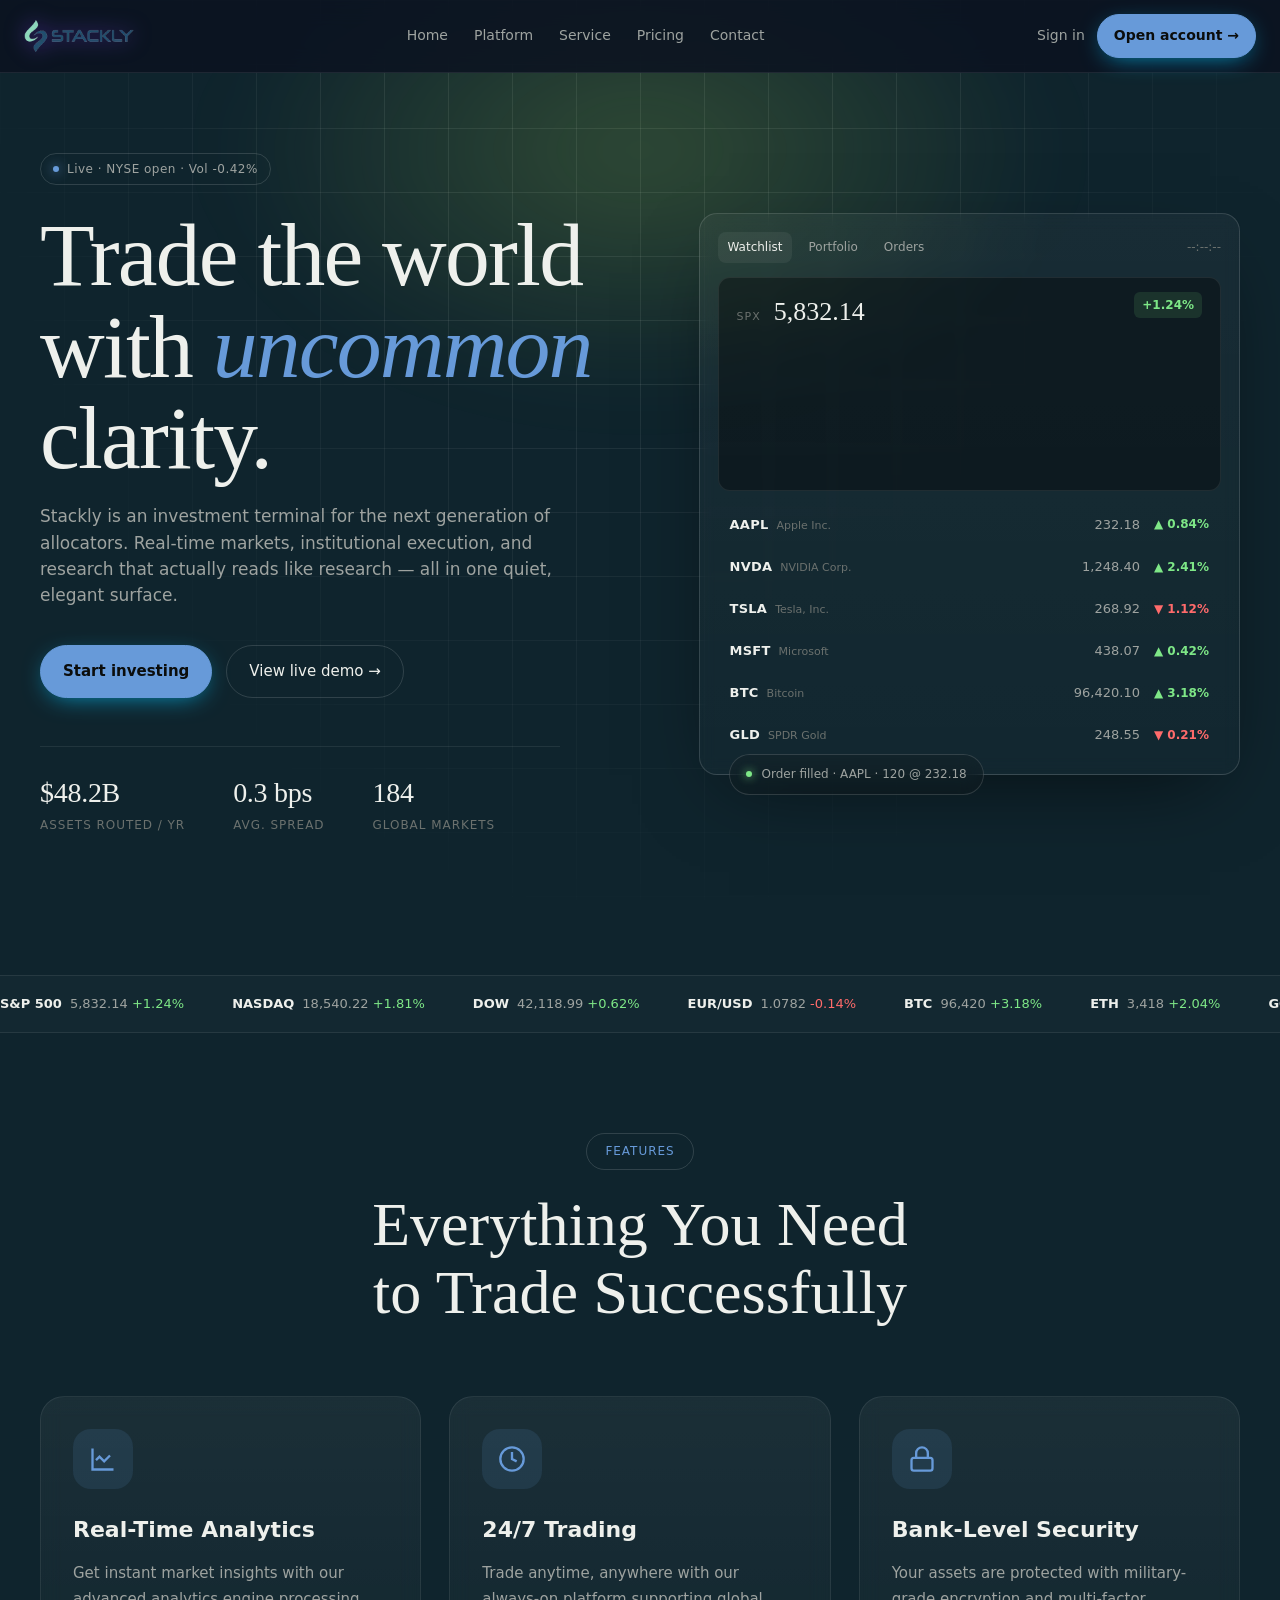
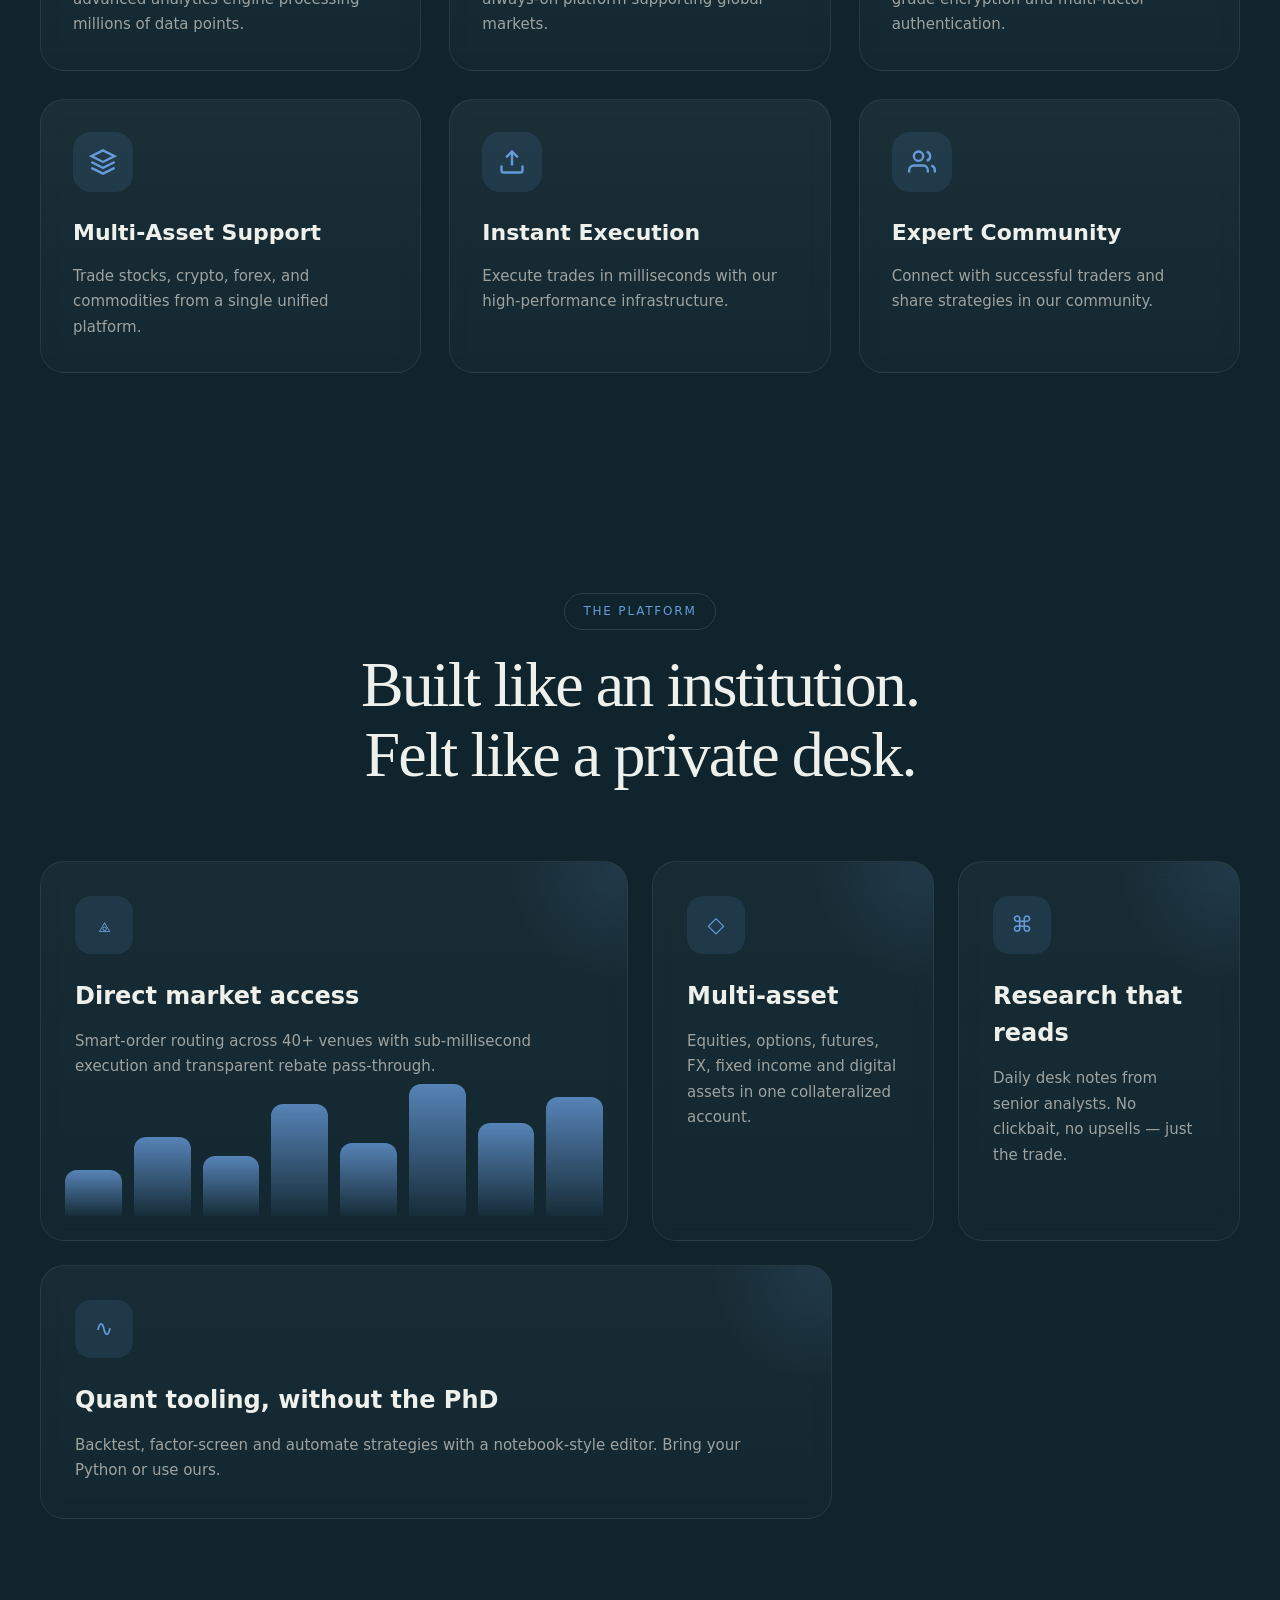
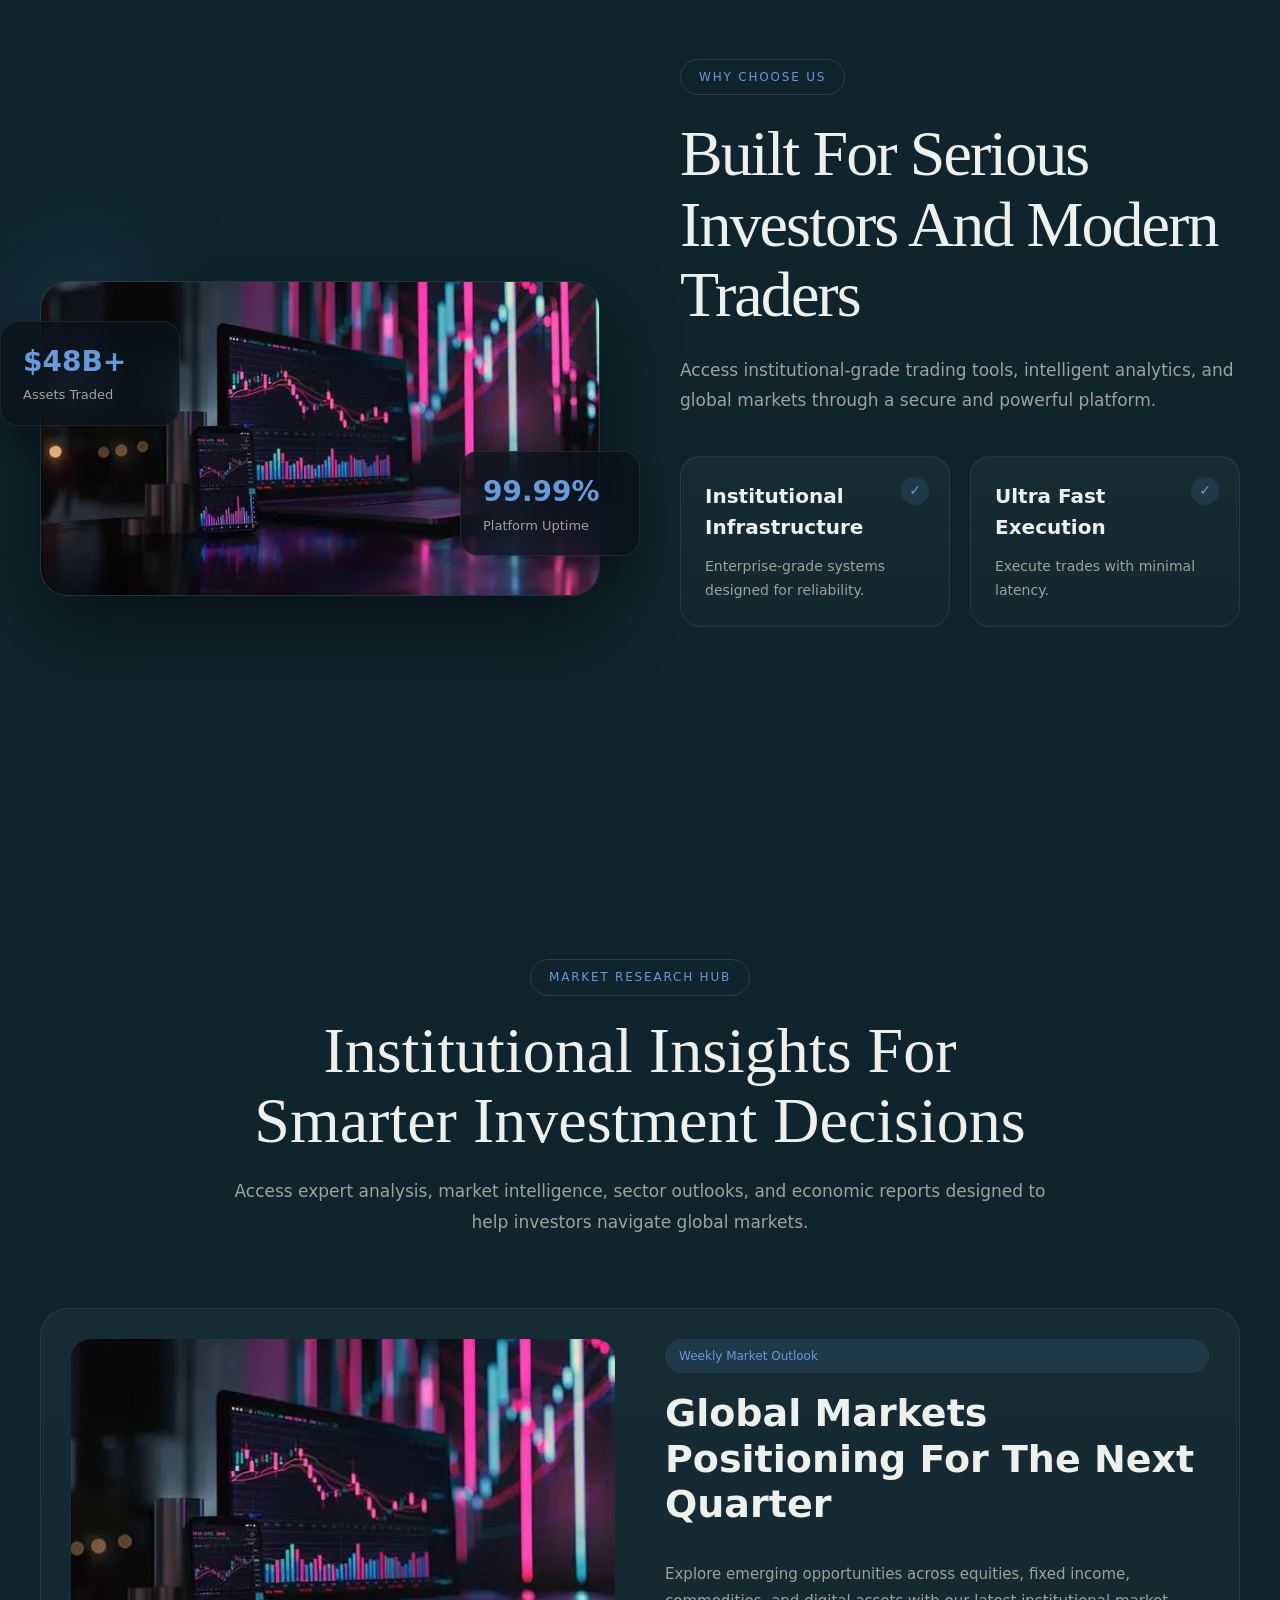
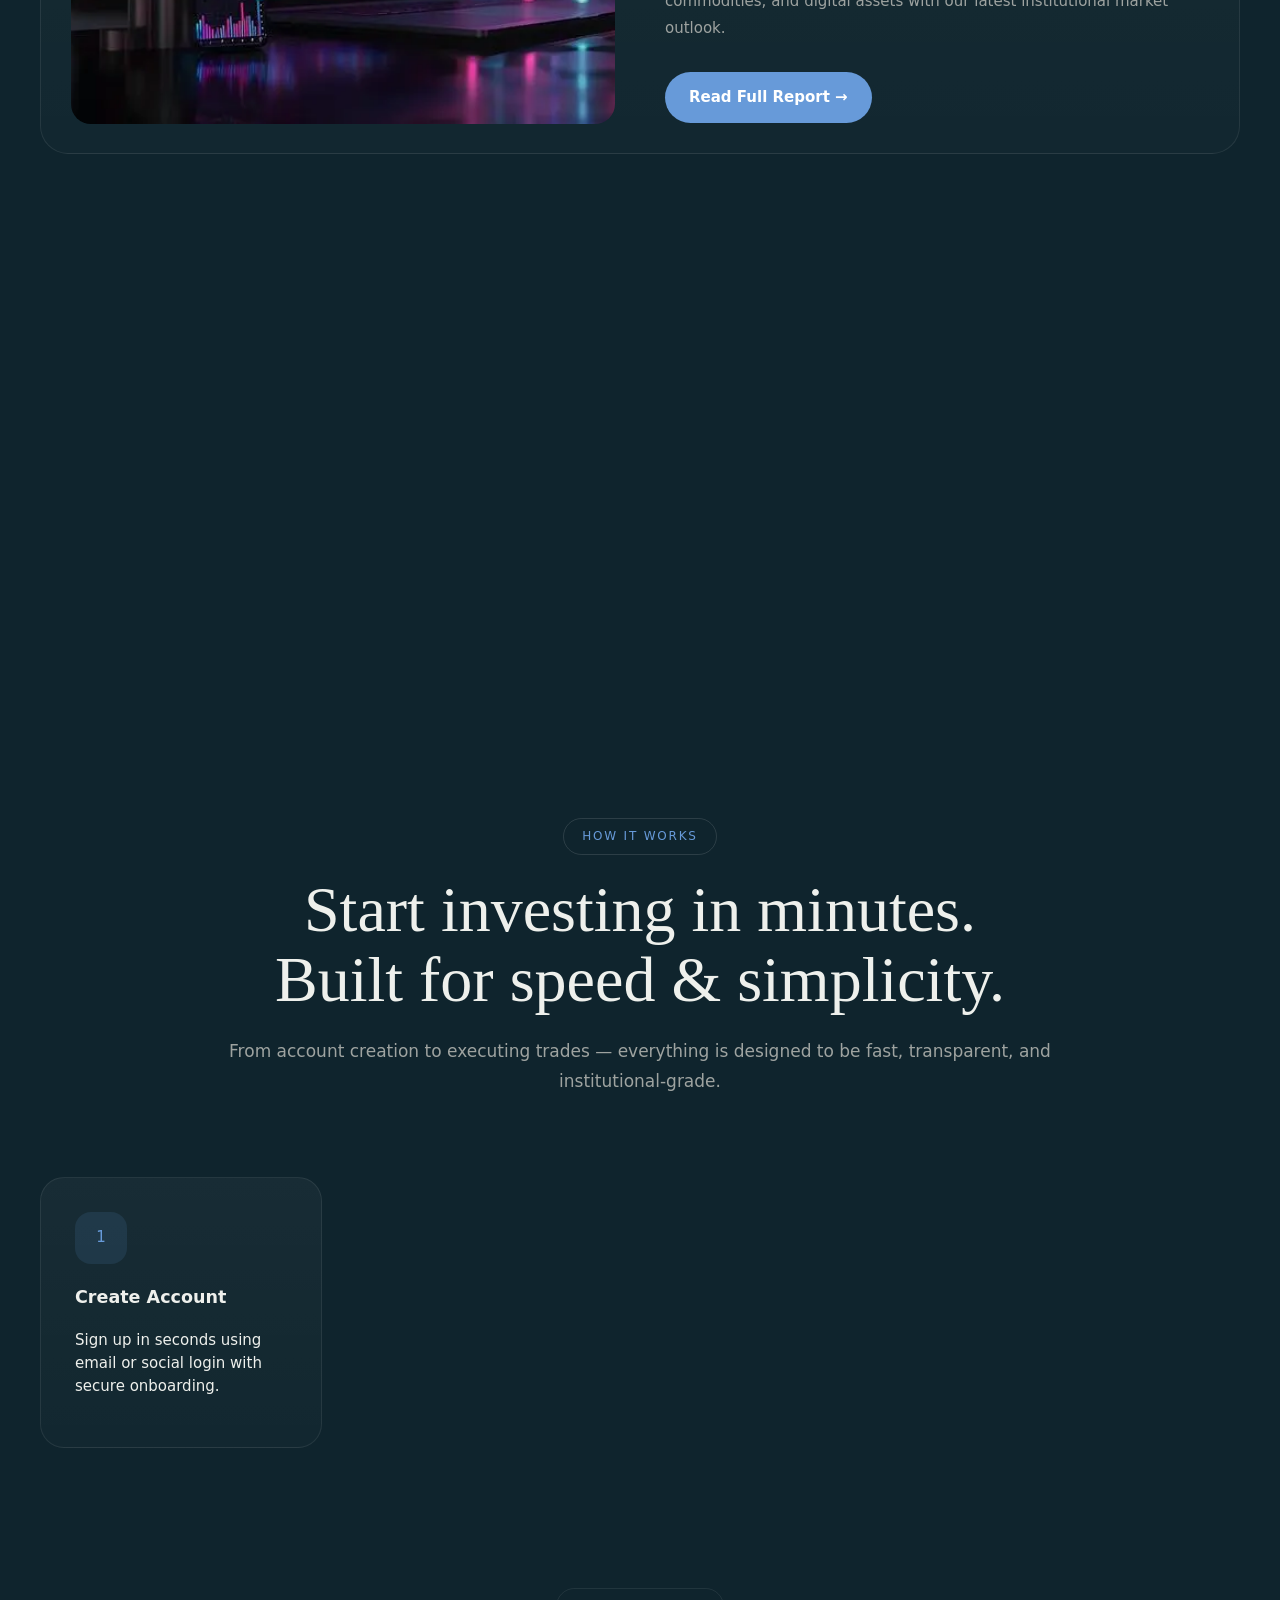
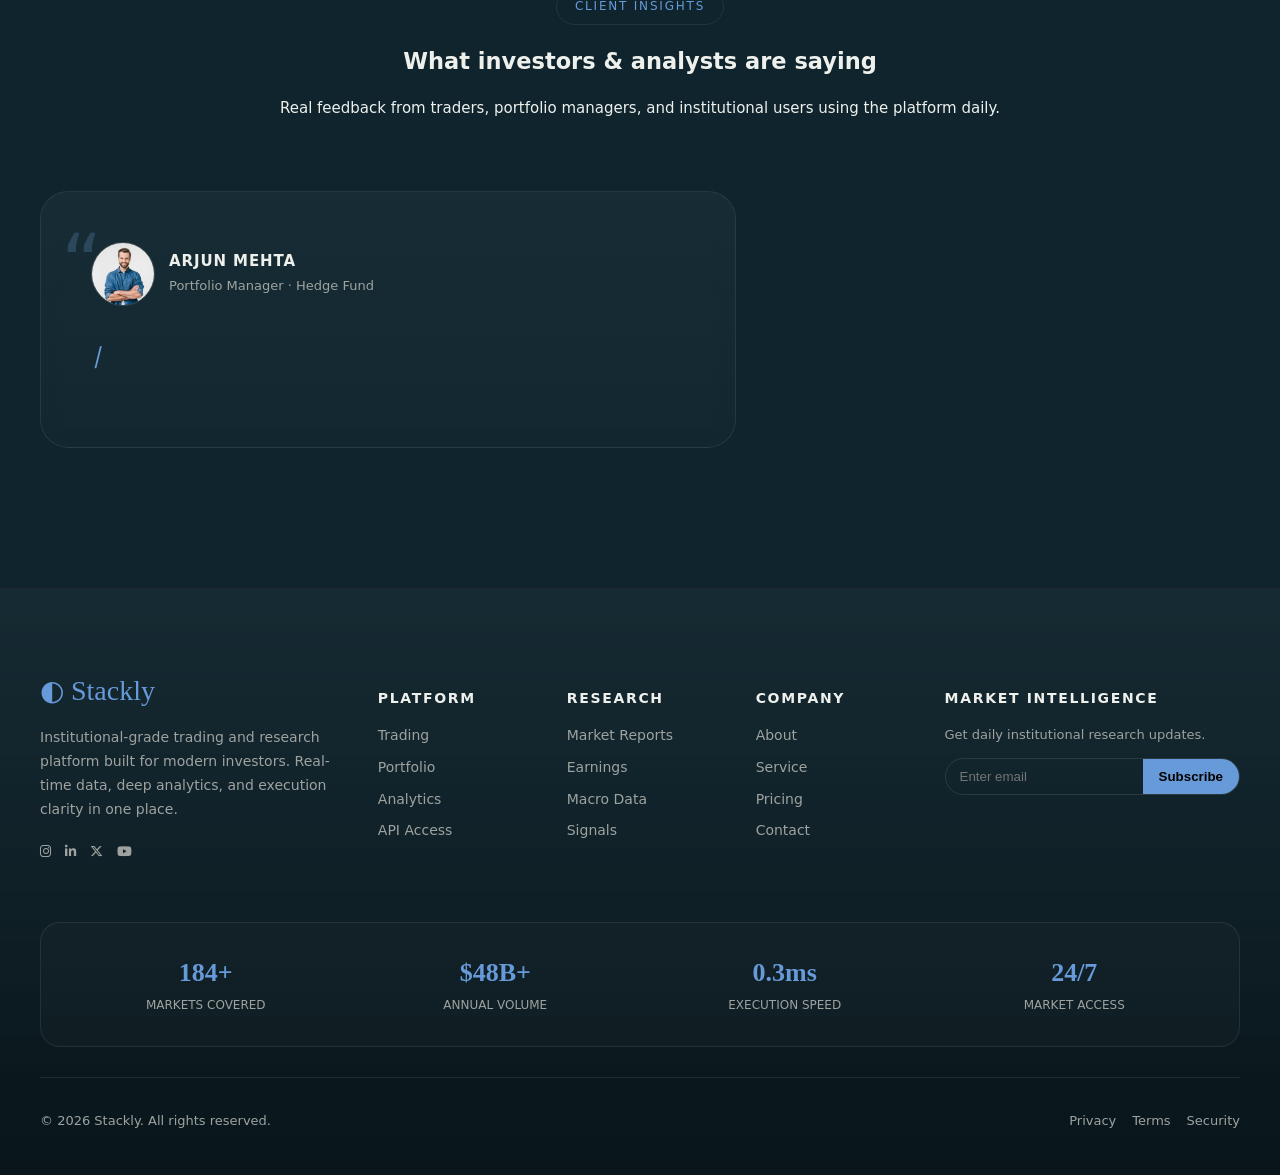
<file: index.html>
<!DOCTYPE html>
<html lang="en">
<head>
    <meta charset="UTF-8">
    <meta name="viewport" content="width=device-width, initial-scale=1.0">
    <link rel="stylesheet"
          href="https://cdnjs.cloudflare.com/ajax/libs/font-awesome/6.5.1/css/all.min.css">
    <link rel="stylesheet" href="css/home.css">
    <title>Document</title>
</head>
<body>

<!-- Grain + grid background -->
<div class="bg-grid" aria-hidden="true"></div>
<div class="bg-glow" aria-hidden="true"></div>

    
<!-- NAV -->
<!-- NAV -->
<header class="nav">

<!-- BRAND (LOGO ONLY) -->
  <a href="index.html" class="brand">
    <img src="images/logo-stackly (1).webp" alt="Stackly Logo" class="brand-logo">
  </a>

  

<!-- NAV LINKS -->
  <nav class="nav-links" id="navLinks">
    <a href="index.html">Home</a>
    <a href="platform.html">Platform</a>
    <a href="services.html">Service</a>
    <a href="pricing.html">Pricing</a>
    <a href="contact.html">Contact</a>
  </nav>

<!-- CTA -->
  <div class="nav-cta">
    <a class="link-ghost" onclick="openPopup()">Sign in</a>
    <a class="btn-primary" onclick="openPopup()">Open account →</a>
  </div>

<!-- MOBILE CTA -->
  <!-- LOGIN INSIDE MENU -->
    <div class="menu-auth">
      
      <a class="btn-primary" onclick="openPopup()">Login →</a>
    
    </div>

<!-- MOBILE TOGGLER -->
  <div class="nav-toggle" onclick="toggleMenu()">
    <span></span>
    <span></span>
    <span></span>
  </div>

</header>

<!-- HERO -->
<section class="hero">
  <div class="hero-left">
    <div class="eyebrow">
      <span class="dot"></span> Live · NYSE open · Vol -0.42%
    </div>
    <h1>
      Trade the world<br/>
      with <em>uncommon</em> clarity.
    </h1>
    <p class="lede">
      Stackly is an investment terminal for the next generation of allocators.
      Real-time markets, institutional execution, and research that actually reads
      like research — all in one quiet, elegant surface.
    </p>
    <div class="hero-actions">
      <a href="error.html" class="btn-primary lg">Start investing</a>
      <a href="error.html" class="btn-ghost lg">View live demo →</a>
    </div>
    <div class="hero-meta">
      <div><strong>$48.2B</strong><span>assets routed / yr</span></div>
      <div><strong>0.3 bps</strong><span>avg. spread</span></div>
      <div><strong>184</strong><span>global markets</span></div>
    </div>
  </div>

<!-- Ticker card -->
  <div class="hero-right">
    <div class="card-glass terminal">
      <div class="term-head">
        <div class="term-tabs">
          <span class="tab active">Watchlist</span>
          <span class="tab">Portfolio</span>
          <span class="tab">Orders</span>
        </div>
        <span class="term-time" id="termClock">--:--:--</span>
      </div>

      <div class="term-chart">
        <svg viewBox="0 0 600 220" preserveAspectRatio="none" class="chart">
          <defs>
            <linearGradient id="g1" x1="0" x2="0" y1="0" y2="1">
              <stop offset="0%" stop-color="#c9ff5b" stop-opacity=".35"/>
              <stop offset="100%" stop-color="#c9ff5b" stop-opacity="0"/>
            </linearGradient>
          </defs>
          <path id="chartArea" fill="url(#g1)"></path>
          <path id="chartLine" fill="none" stroke="#c9ff5b" stroke-width="1.5"></path>
        </svg>
        <div class="chart-meta">
          <div>
            <span class="sym">SPX</span>
            <span class="price" id="chartPrice">5,832.14</span>
          </div>
          <div class="delta up" id="chartDelta">+1.24%</div>
        </div>
      </div>

      <ul class="ticker-list" id="tickerList"></ul>
    </div>

    <div class="floating-pill">
      <span class="dot green"></span> Order filled · AAPL · 120 @ 232.18
    </div>
  </div>
</section>

<!-- MARQUEE -->
<div class="marquee" id="markets">
  <div class="marquee-track" id="marqueeTrack"></div>
</div>

<!-- FEATURES -->

    <section class="features">
        <div class="container">
            <div class="section-header">
                <span class="section-tag">Features</span>
                <h2 class="section-title">Everything You Need<br>to Trade Successfully</h2>
            </div>
            <div class="features-grid">
                <div class="feature-card">
                    <div class="feature-icon"><svg viewBox="0 0 24 24" fill="none" stroke="currentColor" stroke-width="2"><path d="M3 3v18h18"/><path d="M18 9l-5 5-4-4-3 3"/></svg></div>
                    <h3>Real-Time Analytics</h3>
                    <p>Get instant market insights with our advanced analytics engine processing millions of data points.</p>
                </div>
                <div class="feature-card">
                    <div class="feature-icon"><svg viewBox="0 0 24 24" fill="none" stroke="currentColor" stroke-width="2"><circle cx="12" cy="12" r="10"/><path d="M12 6v6l4 2"/></svg></div>
                    <h3>24/7 Trading</h3>
                    <p>Trade anytime, anywhere with our always-on platform supporting global markets.</p>
                </div>
                <div class="feature-card">
                    <div class="feature-icon"><svg viewBox="0 0 24 24" fill="none" stroke="currentColor" stroke-width="2"><rect x="3" y="11" width="18" height="11" rx="2"/><path d="M7 11V7a5 5 0 0 1 10 0v4"/></svg></div>
                    <h3>Bank-Level Security</h3>
                    <p>Your assets are protected with military-grade encryption and multi-factor authentication.</p>
                </div>
                <div class="feature-card">
                    <div class="feature-icon"><svg viewBox="0 0 24 24" fill="none" stroke="currentColor" stroke-width="2"><path d="M12 2L2 7l10 5 10-5-10-5z"/><path d="M2 17l10 5 10-5"/><path d="M2 12l10 5 10-5"/></svg></div>
                    <h3>Multi-Asset Support</h3>
                    <p>Trade stocks, crypto, forex, and commodities from a single unified platform.</p>
                </div>
                <div class="feature-card">
                    <div class="feature-icon"><svg viewBox="0 0 24 24" fill="none" stroke="currentColor" stroke-width="2"><path d="M21 15v4a2 2 0 0 1-2 2H5a2 2 0 0 1-2-2v-4"/><polyline points="17 8 12 3 7 8"/><line x1="12" y1="3" x2="12" y2="15"/></svg></div>
                    <h3>Instant Execution</h3>
                    <p>Execute trades in milliseconds with our high-performance infrastructure.</p>
                </div>
                <div class="feature-card">
                    <div class="feature-icon"><svg viewBox="0 0 24 24" fill="none" stroke="currentColor" stroke-width="2"><path d="M17 21v-2a4 4 0 0 0-4-4H5a4 4 0 0 0-4 4v2"/><circle cx="9" cy="7" r="4"/><path d="M23 21v-2a4 4 0 0 0-3-3.87"/><path d="M16 3.13a4 4 0 0 1 0 7.75"/></svg></div>
                    <h3>Expert Community</h3>
                    <p>Connect with successful traders and share strategies in our community.</p>
                </div>
            </div>
        </div>
    </section>

<!-- ============= -->
<!-- PLATFORM FEATURES -->
<section class="platform-section" id="platform">

  <div class="platform-header">
    <span class="platform-kicker">The platform</span>
    <h2>
      Built like an institution.<br>
      Felt like a private desk.
    </h2>
  </div>

  <div class="platform-grid">

    <article class="platform-card platform-card-large">
      <div class="platform-icon">⟁</div>
      <h3>Direct market access</h3>
      <p>
        Smart-order routing across 40+ venues with sub-millisecond execution
        and transparent rebate pass-through.
      </p>

      <div class="platform-bars">
        <span></span><span></span><span></span><span></span>
        <span></span><span></span><span></span><span></span>
      </div>
    </article>

    <article class="platform-card">
      <div class="platform-icon">◇</div>
      <h3>Multi-asset</h3>
      <p>
        Equities, options, futures, FX, fixed income and digital assets
        in one collateralized account.
      </p>
    </article>

    <article class="platform-card">
      <div class="platform-icon">⌘</div>
      <h3>Research that reads</h3>
      <p>
        Daily desk notes from senior analysts. No clickbait, no upsells —
        just the trade.
      </p>
    </article>

    <article class="platform-card platform-card-wide">

      <div class="platform-icon">∿</div>

      <h3>Quant tooling, without the PhD</h3>

      <p>
        Backtest, factor-screen and automate strategies with a notebook-style
        editor. Bring your Python or use ours.
      </p>

      <!-- <pre class="platform-code">
<span class="platform-key">strategy</span> <span class="platform-name">momentum_v2</span>:
  <span class="platform-key">universe</span> = sp500.filter(mcap > <span class="platform-value">2e9</span>)
  <span class="platform-key">signal</span>   = rsi(<span class="platform-value">14</span>) < <span class="platform-value">30</span>
  <span class="platform-key">size</span>     = risk_parity(target=<span class="platform-value">0.12</span>)
      </pre> -->

    </article>

  </div>

</section>

<!-- ================ WHY CHOOSE US ================= -->
<section class="why-section">

    <div class="why-image">
        <img src="images/trading-img.webp" alt="">
        
        <div class="floating-stat stat-1">
            <h3>$48B+</h3>
            <span>Assets Traded</span>
        </div>

        <div class="floating-stat stat-2">
            <h3>99.99%</h3>
            <span>Platform Uptime</span>
        </div>
    </div>

    <div class="why-content">

        <span class="why-tag">
            WHY CHOOSE US
        </span>

        <h2>
            Built For Serious Investors
            And Modern Traders
        </h2>

        <p>
            Access institutional-grade trading tools,
            intelligent analytics, and global markets
            through a secure and powerful platform.
        </p>

        <div class="why-points">

            <div class="why-item">
                <h4>Institutional Infrastructure</h4>
                <p>Enterprise-grade systems designed for reliability.</p>
            </div>

            <div class="why-item">
                <h4>Ultra Fast Execution</h4>
                <p>Execute trades with minimal latency.</p>
            </div>

            <div class="why-item">
                <h4>Advanced Security</h4>
                <p>Multi-layer protection and encrypted transactions.</p>
            </div>

            <div class="why-item">
                <h4>Global Opportunities</h4>
                <p>Trade across international markets.</p>
            </div>

        </div>

    </div>

</section>

<!-- MARKET RESEARCH HUB -->
<section class="research-section">

    <div class="research-header">

        <span class="research-tag">
            MARKET RESEARCH HUB
        </span>

        <h2>
            Institutional Insights For
            Smarter Investment Decisions
        </h2>

        <p>
            Access expert analysis, market intelligence,
            sector outlooks, and economic reports designed
            to help investors navigate global markets.
        </p>

    </div>

    <!-- Featured Report -->

    <div class="research-featured">

        <div class="research-featured-image">
            <img src="images/trading-img.webp" alt="">
        </div>

        <div class="research-featured-content">

            <span class="research-category">
                Weekly Market Outlook
            </span>

            <h3>
                Global Markets Positioning
                For The Next Quarter
            </h3>

            <p>
                Explore emerging opportunities across equities,
                fixed income, commodities, and digital assets
                with our latest institutional market outlook.
            </p>

            <a href="error.html" class="research-btn">
                Read Full Report →
            </a>

        </div>

    </div>

    <!-- Research Cards -->

    <div class="research-grid">

        <article class="research-card">
            <span>Sector Analysis</span>
            <h4>Technology Stocks Outlook</h4>
            <p>Growth trends, valuation metrics and future opportunities.</p>
        </article>

        <article class="research-card">
            <span>Earnings Report</span>
            <h4>Q2 Corporate Earnings Review</h4>
            <p>Key earnings surprises and market reactions.</p>
        </article>

        <article class="research-card">
            <span>Macro Economics</span>
            <h4>Inflation & Interest Rates</h4>
            <p>How monetary policy is shaping global markets.</p>
        </article>

        <article class="research-card">
            <span>Commodities</span>
            <h4>Gold & Energy Markets</h4>
            <p>Supply-demand trends and price forecasts.</p>
        </article>

        <article class="research-card">
            <span>Crypto Research</span>
            <h4>Digital Asset Landscape</h4>
            <p>Institutional adoption and blockchain developments.</p>
        </article>

        <article class="research-card">
            <span>Trading Signals</span>
            <h4>High Conviction Opportunities</h4>
            <p>Technical and fundamental trade setups.</p>
        </article>

    </div>

</section>

<!-- HOW IT WORKS -->
<section class="hiw-section">

    <div class="hiw-header">
        <span class="hiw-tag">How It Works</span>
        <h2>
            Start investing in minutes.<br>
            Built for speed & simplicity.
        </h2>
        <p>
            From account creation to executing trades — everything is designed
            to be fast, transparent, and institutional-grade.
        </p>
    </div>

    <div class="hiw-grid">

        <div class="hiw-card">
            <div class="hiw-icon">1</div>
            <h3>Create Account</h3>
            <p>Sign up in seconds using email or social login with secure onboarding.</p>
        </div>

        <div class="hiw-card">
            <div class="hiw-icon">2</div>
            <h3>Verify Identity</h3>
            <p>Complete KYC verification to unlock global market access securely.</p>
        </div>

        <div class="hiw-card">
            <div class="hiw-icon">3</div>
            <h3>Fund Portfolio</h3>
            <p>Add funds instantly using bank transfer, UPI, or supported wallets.</p>
        </div>

        <div class="hiw-card">
            <div class="hiw-icon">4</div>
            <h3>Start Trading</h3>
            <p>Access markets, research tools, and execute trades in real time.</p>
        </div>

    </div>

</section>

<!-- TESTIMONIALS -->
<section class="testimonials-section">

    <div class="testimonials-header">

        <span class="testimonials-tag">CLIENT INSIGHTS</span>

        <h2>
            What investors & analysts
            are saying
        </h2>

        <p>
            Real feedback from traders, portfolio managers,
            and institutional users using the platform daily.
        </p>

    </div>

    <div class="testimonials-layout">

        <!-- FEATURED -->
        <div class="testimonial-featured">

            <div class="featured-person">

                <img src="images/team3.webp" alt="Investor">

                <div class="person-info">
                    <span class="name">Arjun Mehta</span>
                    <span class="role">Portfolio Manager · Hedge Fund</span>
                </div>

            </div>

            <div class="quote-mark">“</div>

            <p class="quote-text typing-text" data-text="
                Stackly gives us execution clarity we usually only see in institutional trading desks. 
                The research layer alone has changed how we allocate capital."></p>

        </div>

        <!-- FEED -->
        <div class="testimonial-feed">

            <div class="feed-item">
                <img src="images/team1.webp" />
                <div>
                    <p>Execution speed feels institutional-grade.</p>
                    <span>Sarah L. · Equity Trader</span>
                </div>
            </div>

            <div class="feed-item">
                <img src="images/team2.webp" />
                <div>
                    <p>Research quality is extremely professional.</p>
                    <span>Michael R. · Analyst</span>
                </div>
            </div>

            <div class="feed-item">
                <img src="images/team3.webp" />
                <div>
                    <p>Risk tools are surprisingly advanced.</p>
                    <span>Daniel K. · Investor</span>
                </div>
            </div>

        </div>

    </div>

</section>

<!-- FOOTER -->
<footer class="ft-section">

    <!-- TOP AREA -->
    <div class="ft-top">

        <!-- BRAND -->
        <div class="ft-brand">

            <div class="ft-logo">
                <a href="index.html">◐ Stackly</a>
            </div>

            <p>
                Institutional-grade trading and research platform
                built for modern investors. Real-time data, deep analytics,
                and execution clarity in one place.
            </p>

            <div class="ft-social">

                <a onclick="window.location.href='error.html'"> <i class="fa-brands fa-instagram"></i> </a>
                <a onclick="window.location.href='error.html'"> <i class="fa-brands fa-linkedin-in"></i> </a>
                <a onclick="window.location.href='error.html'"> <i class="fa-brands fa-x-twitter"></i> </a>
                <a onclick="window.location.href='error.html'"> <i class="fa-brands fa-youtube"></i> </a>

            </div>

        </div>

        <!-- LINKS -->
        <div class="ft-col">
            <h4>Platform</h4>
            <a href="error.html">Trading</a>
            <a href="error.html">Portfolio</a>
            <a href="error.html">Analytics</a>
            <a href="error.html">API Access</a>
        </div>

        <div class="ft-col">
            <h4>Research</h4>
            <a href="error.html">Market Reports</a>
            <a href="error.html">Earnings</a>
            <a href="error.html">Macro Data</a>
            <a href="error.html">Signals</a>
        </div>

        <div class="ft-col">
            <h4>Company</h4>
            <a href="platform.html">About</a>
            <a href="services.html">Service</a>
            <a href="pricing.html">Pricing</a>
            <a href="contact.html">Contact</a>
        </div>

        <!-- NEWSLETTER -->
        <div class="ft-news">

            <h4>Market Intelligence</h4>

            <p>
                Get daily institutional research updates.
            </p>

            <div class="ft-input">
                <input type="email" placeholder="Enter email">
                <button onclick="window.location.href='error.html'">Subscribe</button>
            </div>

        </div>

    </div>

    <!-- STATS BAR -->
    <div class="ft-stats">

        <div>
            <strong>184+</strong>
            <span>Markets Covered</span>
        </div>

        <div>
            <strong>$48B+</strong>
            <span>Annual Volume</span>
        </div>

        <div>
            <strong>0.3ms</strong>
            <span>Execution Speed</span>
        </div>

        <div>
            <strong>24/7</strong>
            <span>Market Access</span>
        </div>

    </div>

    <!-- BOTTOM -->
    <div class="ft-bottom">

        <p>© 2026 Stackly. All rights reserved.</p>

        <div class="ft-legal">
            <a href="error.html">Privacy</a>
            <a href="error.html">Terms</a>
            <a href="error.html">Security</a>
        </div>

    </div>

</footer>


<!-- ================= AUTH POPUP ================= -->

<div id="popupOverlay" class="popup-overlay">

  <div class="popup-container">

    <!-- CLOSE BUTTON -->
    <span class="popup-close" onclick="closePopup()">
      &times;
    </span>

    <!-- LEFT SIDE -->
    <div class="popup-left">

      <h1>Welcome 👋</h1>

      <p>
        Access your dashboard, analytics,
        projects and management system.
      </p>

      <div class="popup-feature-list">

        <div class="popup-feature-card">
          📊 Real-time Analytics
        </div>

        <div class="popup-feature-card">
          ⚡ Fast Dashboard
        </div>

        <div class="popup-feature-card">
          🔒 Secure Authentication
        </div>

      </div>

    </div>

    <!-- RIGHT SIDE -->
    <div class="popup-right">

      <!-- LOGIN -->
      <div id="loginForm" class="popup-login-box">

        <h2>Login</h2>

        <span>
          Access your account
        </span>

        <input
          id="loginEmail"
          type="email"
          placeholder="Enter Email"
        >

        <div class="password-wrap">
            <input id="loginPassword" type="password" placeholder="Enter Password">
            <span class="eye-btn" onclick="togglePassword('loginPassword',this)">👁</span>
        </div>
        <small id="passwordHint" class="hint-text"> </small>

        <!-- FORGOT PASSWORD -->
        <p class="popup-forgot">
          <a href="error.html" onclick="forgotPassword()">Forgot Password?</a>
        </p>

        <select id="loginRole">

          <option value="user">
            User
          </option>

          <option value="admin">
            Admin
          </option>

        </select>

        <button onclick="login()">
          Login
        </button>

        <p class="popup-switch">

          Don't have an account?

          <span onclick="showSignup()">
            Signup
          </span>

        </p>

      </div>

      <!-- SIGNUP -->
       <!-- ================= SIGNUP FORM ================= -->
<div id="signupForm" class="popup-signup-box hidden">

  <h2 class="signup-h2">Create Account</h2>
  <span>Create your new account</span>

  <!-- ROLE SELECTION (AVATAR STYLE) -->
  <div class="role-selector">

    <div id="userRoleCard" class="role-card active" onclick="selectRole('user')">
      <div class="avatar">👤</div>
      <p>User</p>
    </div>

    <div id="adminRoleCard" class="role-card" onclick="selectRole('admin')">
      <div class="avatar">🛡️</div>
      <p>Admin</p>
    </div>

  </div>

  <!-- INPUTS -->
  <input id="signupName" type="text" placeholder="Enter Name">
  <input id="signupEmail" type="email" placeholder="Enter Email">
  <div class="password-wrap">
    <input id="signupPassword" type="password" placeholder="Enter Password">
    <span class="eye-btn" onclick="togglePassword('signupPassword',this)">👁</span>
  </div>
  <div class="password-wrap">
    <input id="signupConfirmPassword" type="password" placeholder="Confirm Password">
    <span class="eye-btn" onclick="togglePassword('signupConfirmPassword',this)">👁</span>
  </div>

  <!-- HIDDEN ROLE -->
  <select id="signupRole" style="display:none;">
    <option value="user">User</option>
    <option value="admin">Admin</option>
  </select>

  <!-- ERROR MESSAGE -->
  <p id="signupError" class="error-text"></p>

  <!-- BUTTON -->
  <button onclick="signup()">Create Account</button>

  <!-- SWITCH -->
  <p class="popup-switch signup-login">
    Already have an account?
    <span onclick="showLogin()">Login</span>
  </p>

</div>

    </div>

  </div>

</div>

<script src="js/home.js"></script>

</body>
</html>
</file>
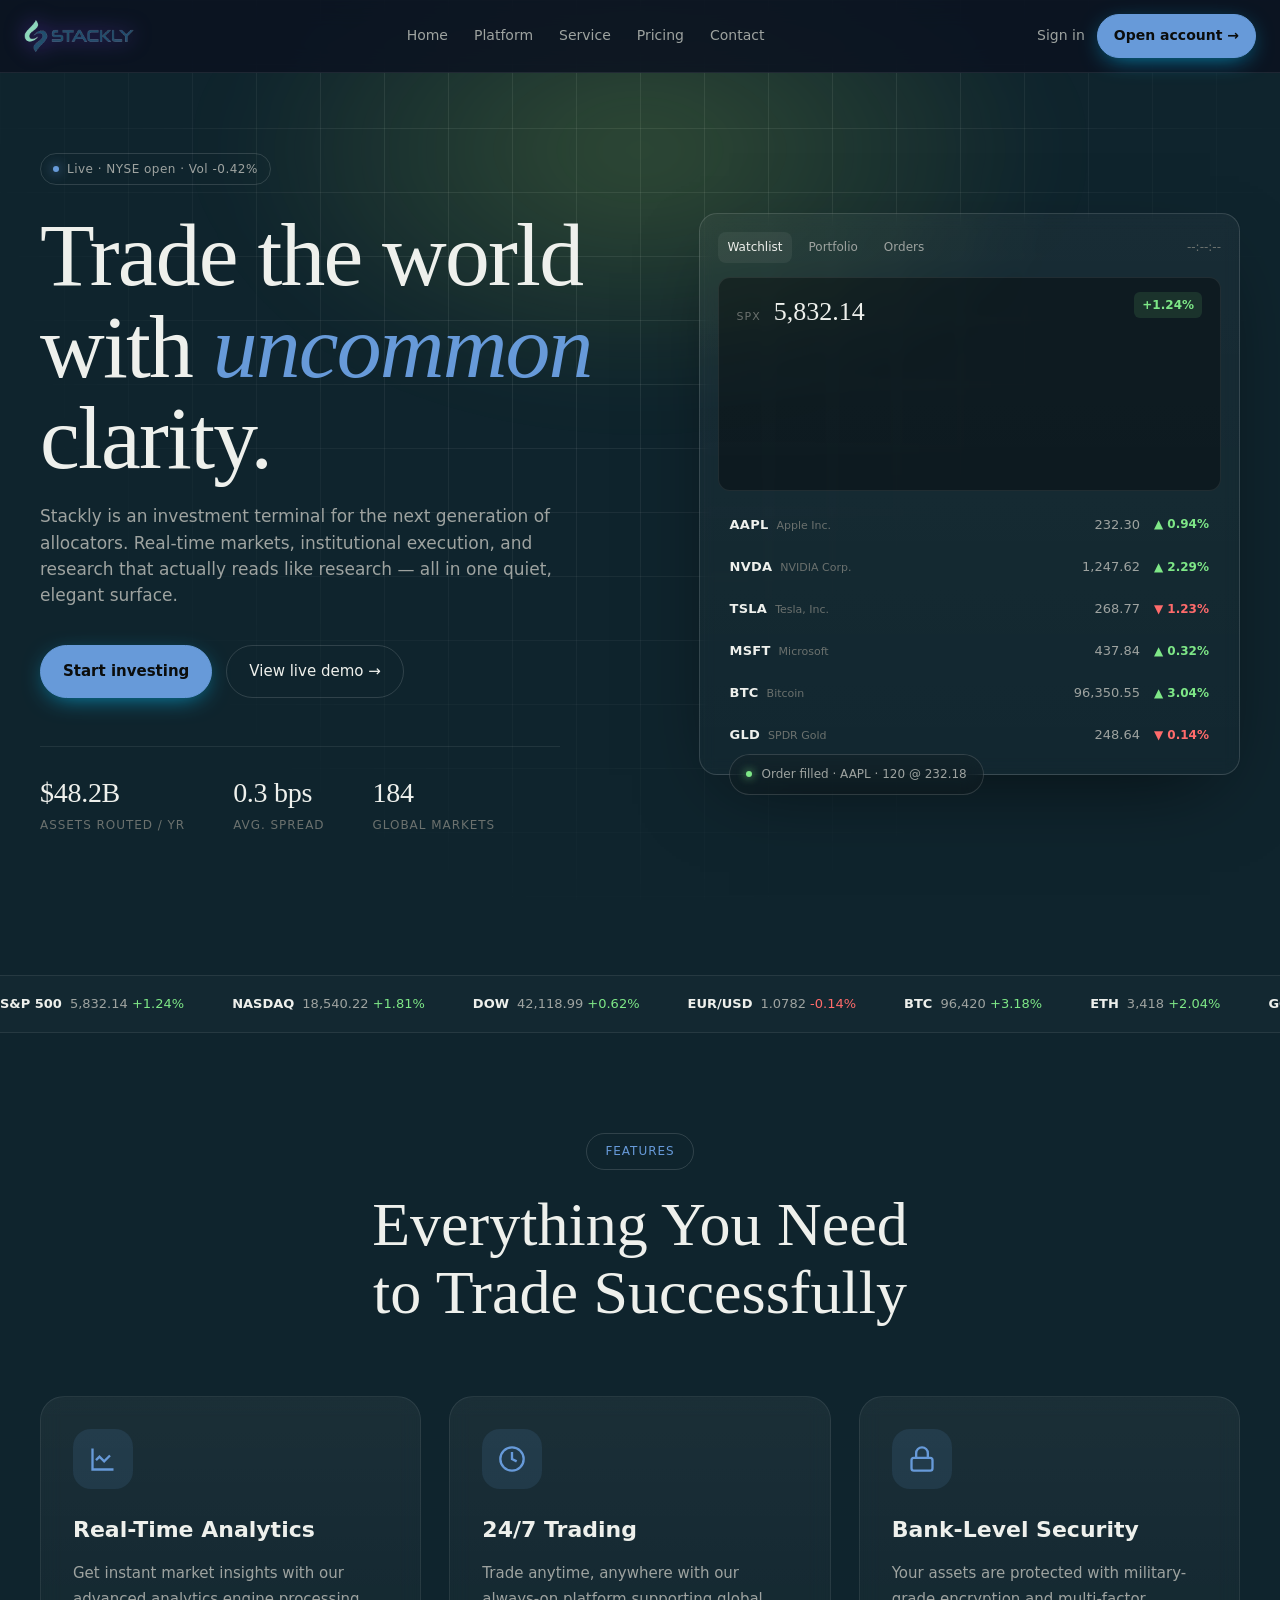
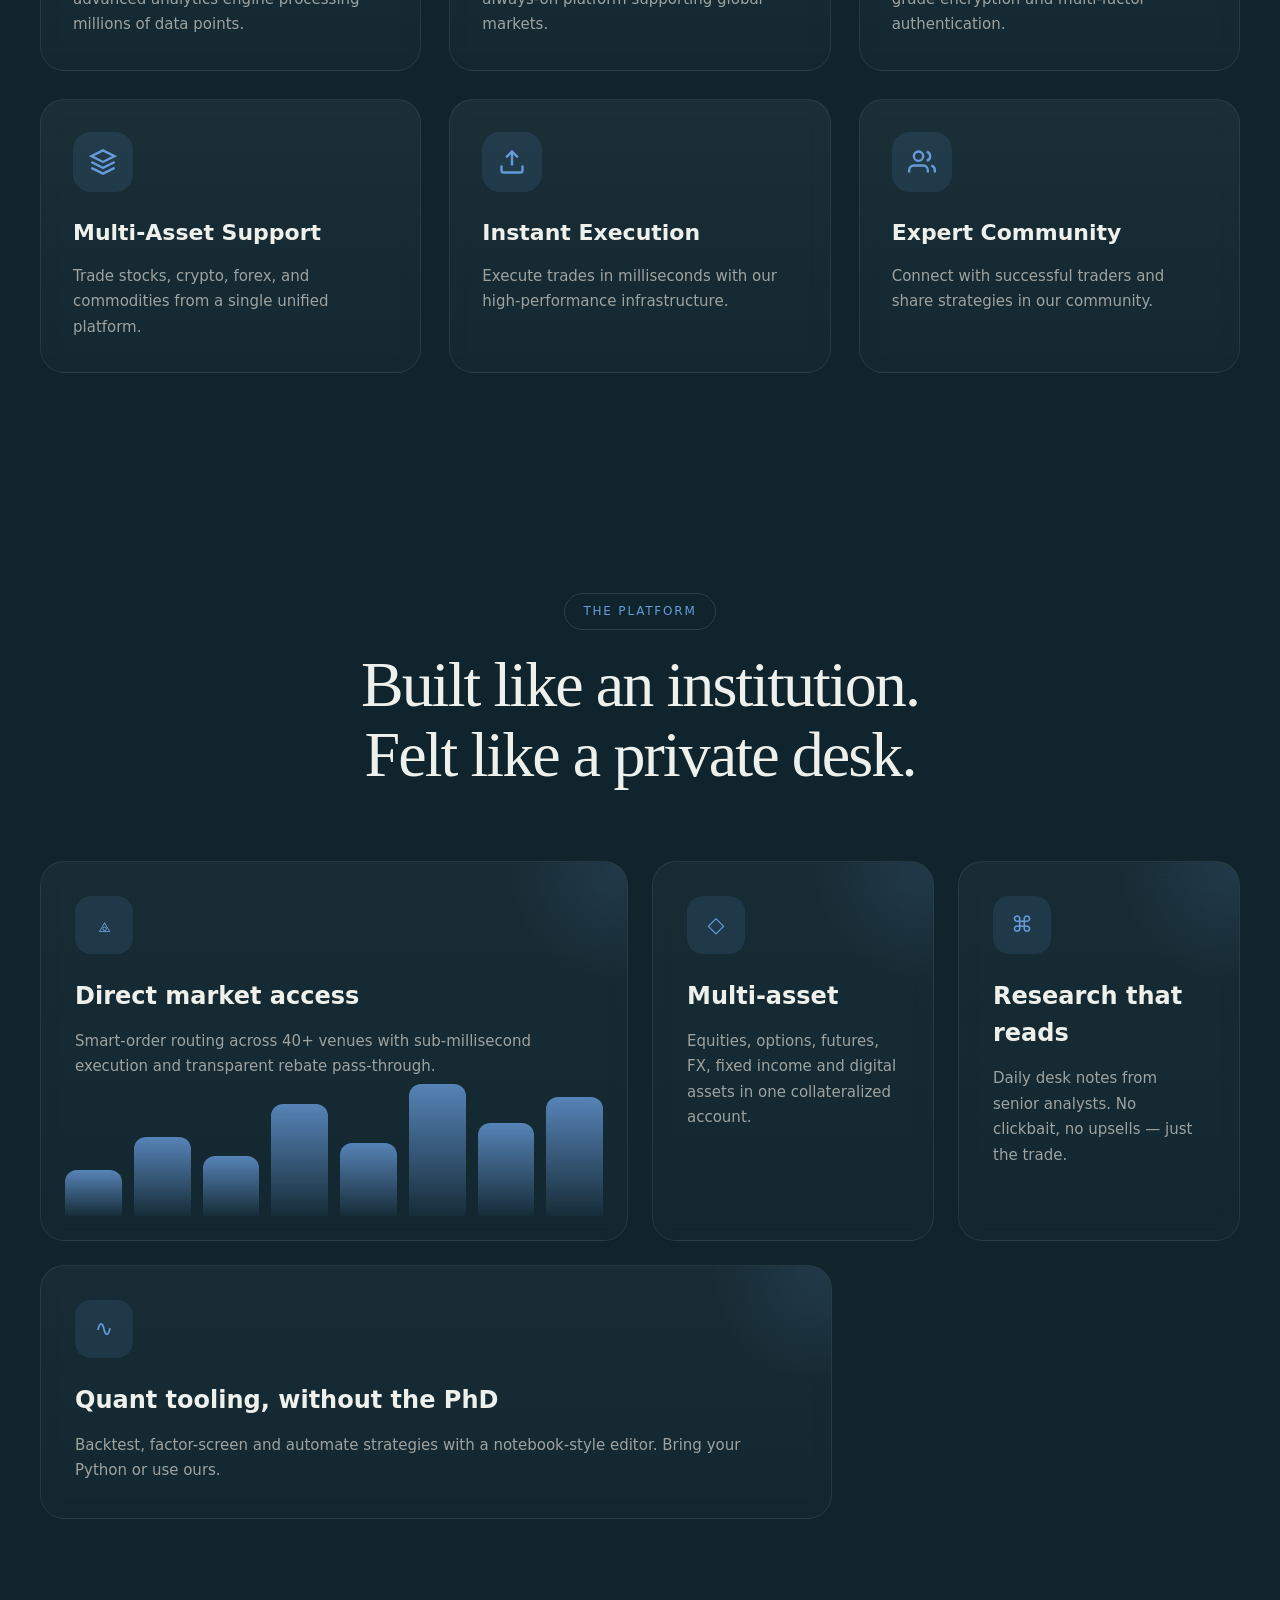
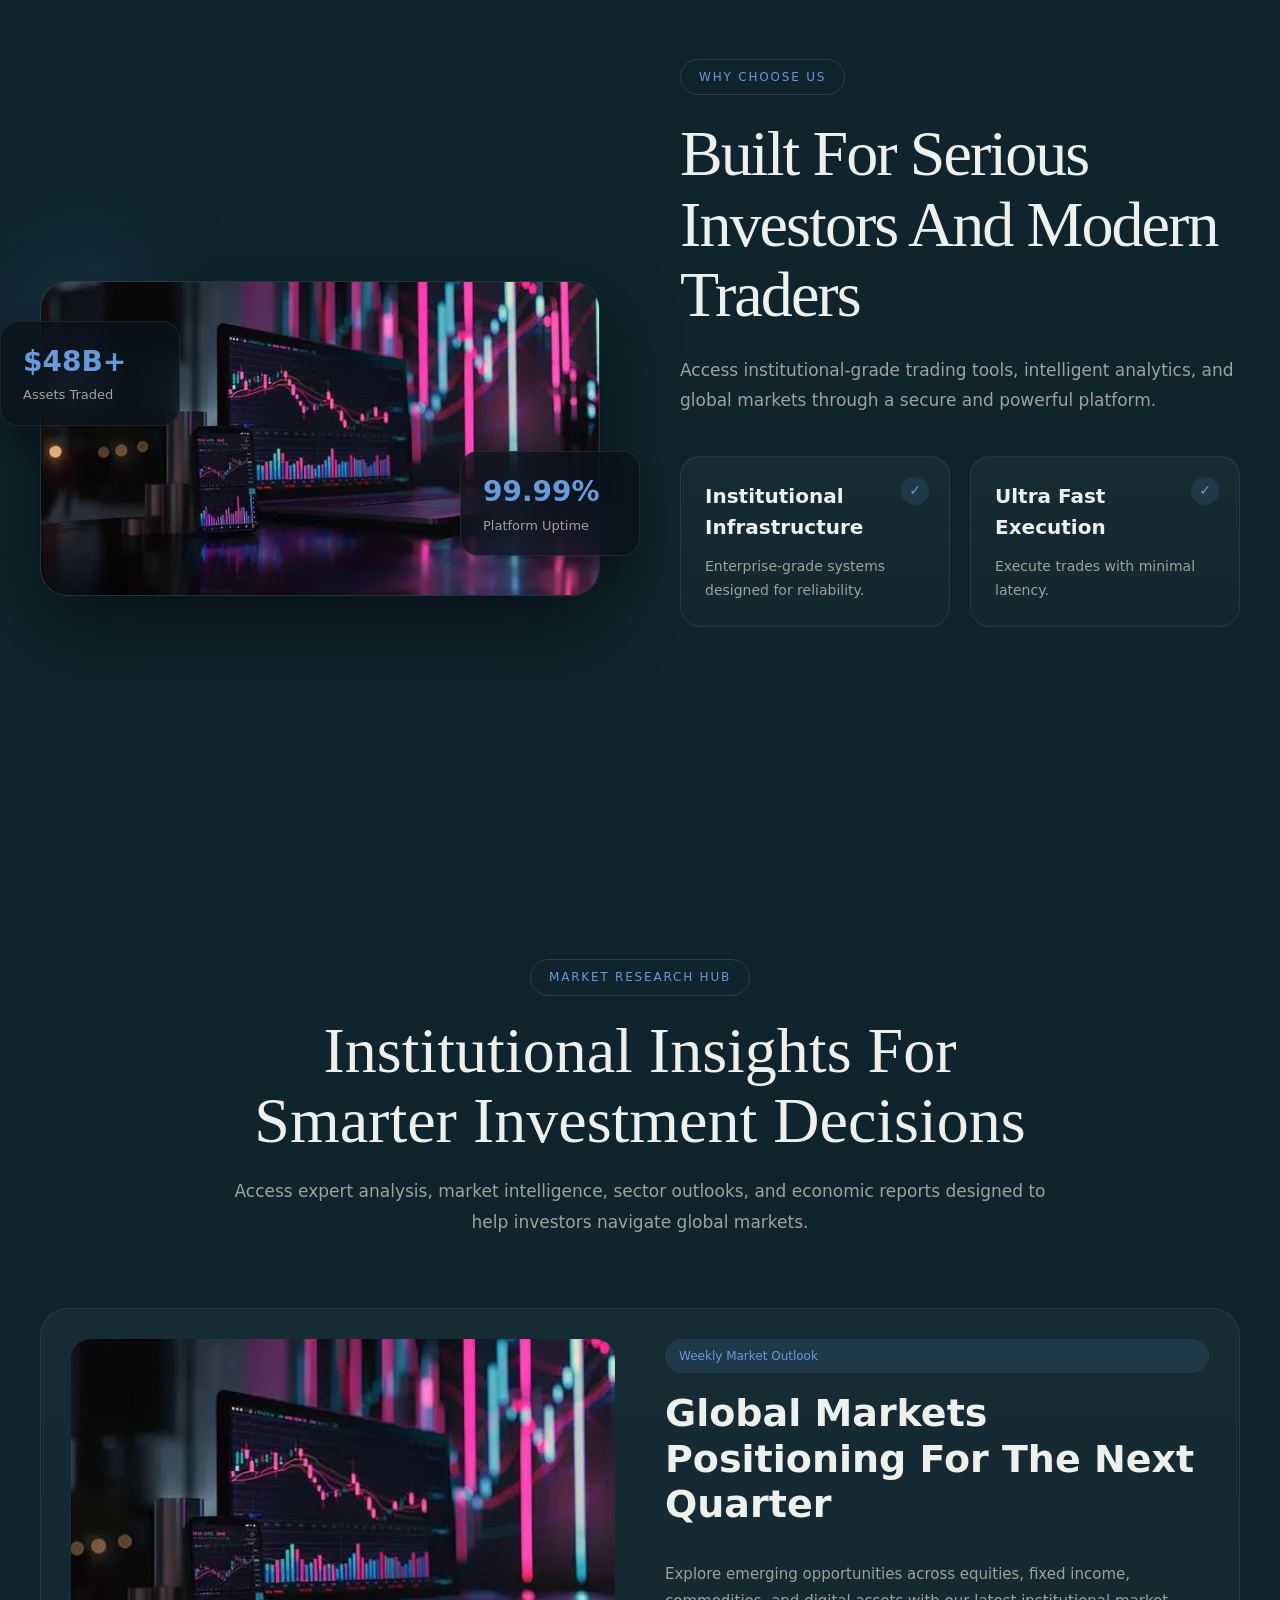
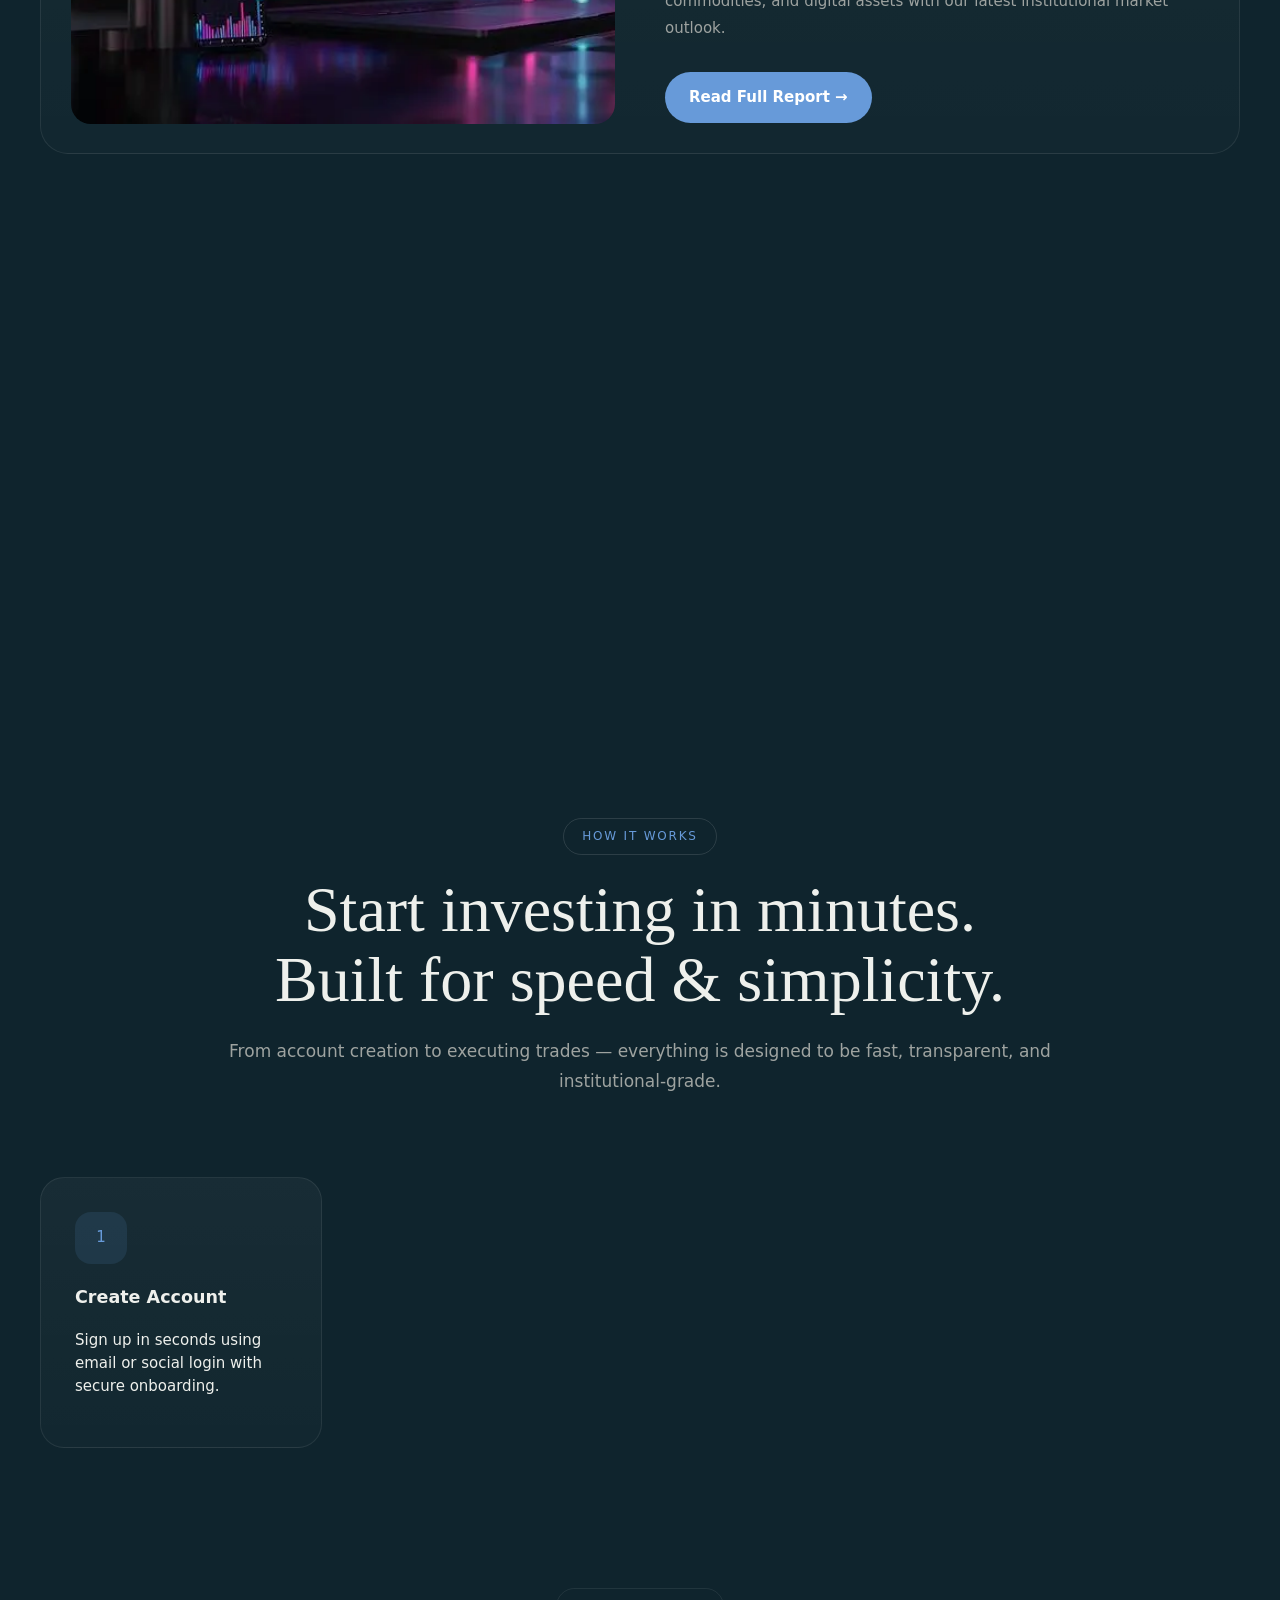
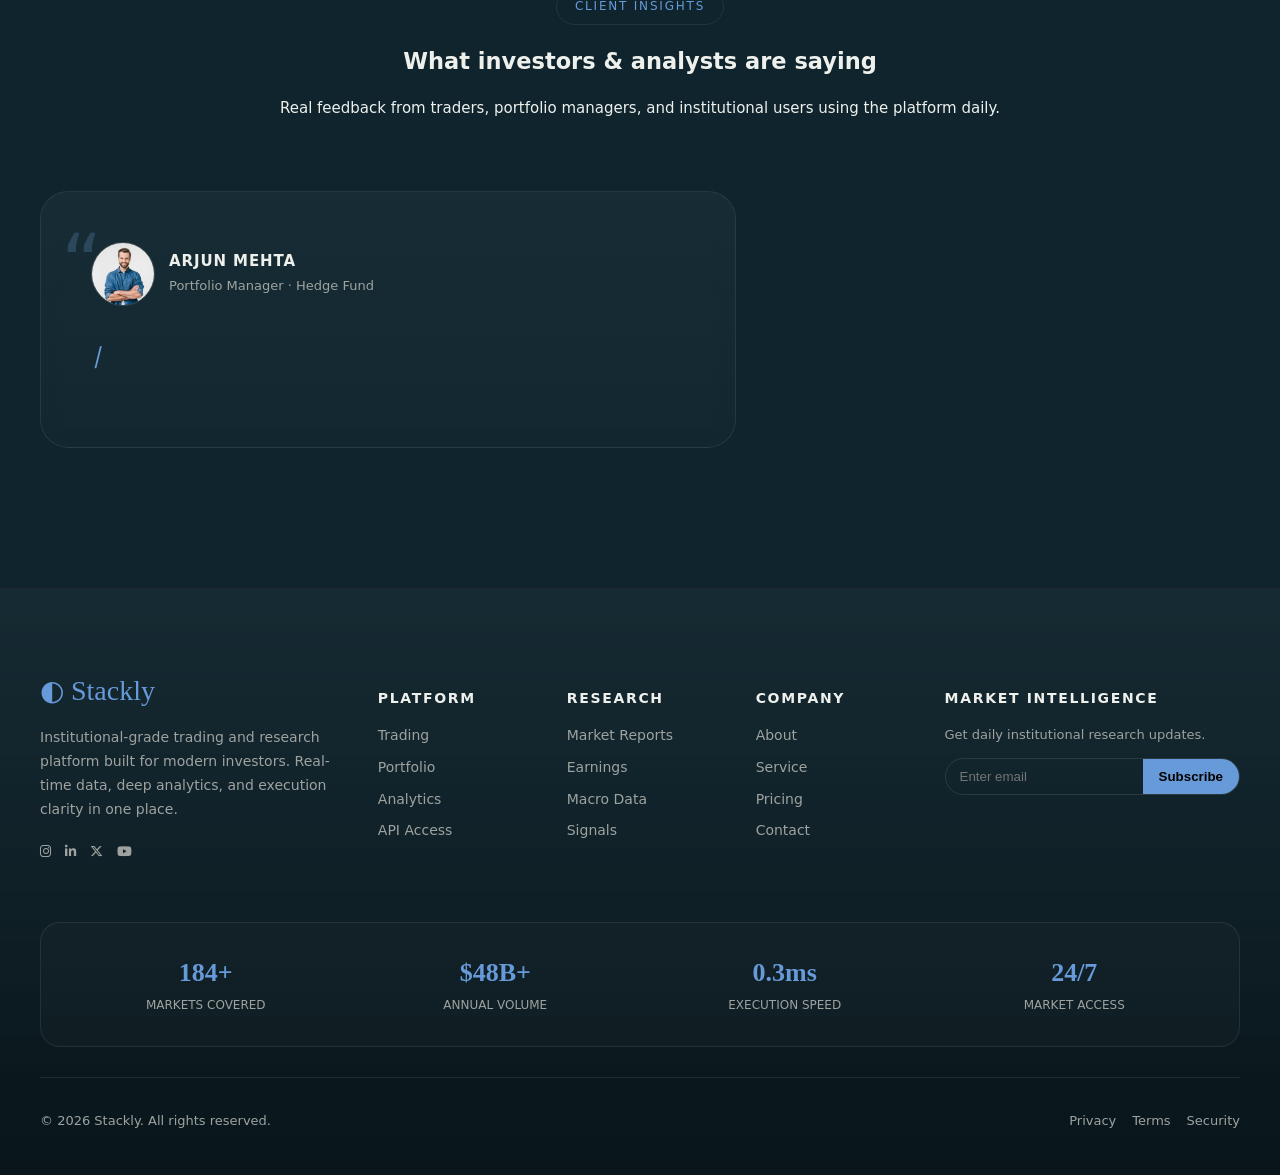
<file: admin-dashboard.html>
<!DOCTYPE html>
<html lang="en">
<head>
<meta charset="UTF-8">
<meta name="viewport" content="width=device-width, initial-scale=1.0">
<title>Admin Dashboard</title>
<link rel="stylesheet" href="css/admin-dashboard.css">
</head>

<body>

<div class="sidebar admin">

    <h2>Admin Panel</h2>

    <a href="#" onclick="showSection('dashboard')">Dashboard</a>
    <a href="#" onclick="showSection('users')">Users</a>
    <a href="#" onclick="showSection('trades')">Trades Monitor</a>
    <!-- <a href="#" onclick="showSection('risk')">Risk Engine</a> -->
    <a href="#" onclick="showSection('logs')">System Logs</a>
    <a href="#" onclick="showSection('analytics')">Analytics</a>

    <button class="logout-btn" onclick="logout()">
        <span>🚪</span> Logout
    </button>
    
</div>

<!-- ======== -->

<div class="main">

    <h1>Admin Control Center ⚙️</h1>


    <!-- DASHBOARD -->
<div class="content active" id="dashboard">

    <!-- TOP STATS -->
    <div class="card-grid">

        <div class="card">
            💰 Total Balance<br>
            <strong>$12,450.32</strong>
        </div>

        <div class="card">
            📈 Today Profit<br>
            <strong style="color:#2ecc71;">+$320.45</strong>
        </div>

        <div class="card">
            📉 Today Loss<br>
            <strong style="color:#e74c3c;">-$120.10</strong>
        </div>

        <div class="card">
            ⚡ Active Trades<br>
            <strong>18</strong>
        </div>

    </div>

    <!-- MARKET OVERVIEW -->
    <div class="section-box">
        <h2>📊 Market Overview</h2>

        <div class="card-grid">

            <div class="card">
                BTC / USD<br>
                <strong>$64,230</strong>
                <p style="color:#2ecc71;">+2.4%</p>
            </div>

            <div class="card">
                ETH / USD<br>
                <strong>$3,120</strong>
                <p style="color:#e74c3c;">-1.2%</p>
            </div>

            <div class="card">
                SOL / USD<br>
                <strong>$142</strong>
                <p style="color:#2ecc71;">+5.1%</p>
            </div>

        </div>
    </div>

    <!-- ACTIVE TRADES TABLE -->
    <div class="section-box">

        <h2>⚡ Active Trades</h2>

        <table class="trade-table">
            <tr>
                <th>Asset</th>
                <th>Type</th>
                <th>Entry</th>
                <th>Current</th>
                <th>P/L</th>
            </tr>

            <tr>
                <td>BTC/USD</td>
                <td>BUY</td>
                <td>$63,000</td>
                <td>$64,230</td>
                <td style="color:#2ecc71;">+$1,230</td>
            </tr>

            <tr>
                <td>ETH/USD</td>
                <td>SELL</td>
                <td>$3,200</td>
                <td>$3,120</td>
                <td style="color:#2ecc71;">+$80</td>
            </tr>

        </table>

    </div>

    <!-- RISK + ACTIVITY -->
    <div class="grid-2">

        <div class="section-box">
            <h2>🧠 Risk Level</h2>
            <p>Current system exposure is moderate.</p>

            <div class="risk-bar">
                <div class="risk-fill"></div>
            </div>

            <p>Risk: <strong>42%</strong></p>
        </div>

        <div class="section-box">
            <h2>🔔 Recent Activity</h2>

            <ul class="activity">
                <li>✔ BTC trade executed successfully</li>
                <li>✔ User login detected</li>
                <li>⚠ High volatility detected in ETH</li>
                <li>✔ Profit booked: +$320</li>
            </ul>

        </div>

    </div>

</div>

<!-- USERS -->
<div class="content" id="users">

    <div class="users-header">
        <h2 class="animated-title">
            USER MANAGEMENT CENTER
        </h2>

        <p>
            Monitor registrations, account activity, verification status,
            and user engagement across the platform.
        </p>
    </div>

    <div class="card-grid">

        <div class="card stat-card">
            <h3>Total Users</h3>
            <strong>12,458</strong>
        </div>

        <div class="card stat-card">
            <h3>Active Today</h3>
            <strong>8,294</strong>
        </div>

        <div class="card stat-card">
            <h3>Verified Accounts</h3>
            <strong>10,912</strong>
        </div>

        <div class="card stat-card">
            <h3>New Registrations</h3>
            <strong>156</strong>
        </div>

    </div>

    <div class="section-box">

        <div class="section-header">
            <h3>Recent Users</h3>
            <button class="view-btn">View All</button>
        </div>

        <table class="trade-table">

            <thead>
                <tr>
                    <th>User ID</th>
                    <th>Name</th>
                    <th>Email</th>
                    <th>Role</th>
                    <th>Status</th>
                </tr>
            </thead>

            <tbody>

                <tr>
                    <td>#U1024</td>
                    <td>John Smith</td>
                    <td>john@gmail.com</td>
                    <td>User</td>
                    <td><span class="status active">Active</span></td>
                </tr>

                <tr>
                    <td>#U1025</td>
                    <td>Sarah Lee</td>
                    <td>sarah@gmail.com</td>
                    <td>User</td>
                    <td><span class="status verified">Verified</span></td>
                </tr>

                <tr>
                    <td>#U1026</td>
                    <td>Michael</td>
                    <td>michael@gmail.com</td>
                    <td>User</td>
                    <td><span class="status active">Active</span></td>
                </tr>

            </tbody>

        </table>

    </div>

</div>


<!-- TRADES -->
<div class="content" id="trades">

    <div class="trade-banner">
        <div class="trade-ticker">
            LIVE MARKET MONITOR • BTC/USD • ETH/USD • SOL/USD • HIGH FREQUENCY TRADING • MARKET ACTIVITY • RISK DETECTION •
        </div>
    </div>

    <div class="card-grid">

        <div class="card">
            <h3>Total Trades Today</h3>
            <strong>48,291</strong>
        </div>

        <div class="card">
            <h3>Trading Volume</h3>
            <strong>$12.8M</strong>
        </div>

        <div class="card">
            <h3>Buy Orders</h3>
            <strong>27,104</strong>
        </div>

        <div class="card">
            <h3>Sell Orders</h3>
            <strong>21,187</strong>
        </div>

    </div>

    <div class="section-box">

        <h2>⚡ Live Trade Feed</h2>

        <table class="trade-table">

            <thead>
                <tr>
                    <th>Trade ID</th>
                    <th>Asset</th>
                    <th>Type</th>
                    <th>Amount</th>
                    <th>Price</th>
                    <th>Status</th>
                </tr>
            </thead>

            <tbody>

                <tr>
                    <td>TX45821</td>
                    <td>BTC/USD</td>
                    <td class="buy">BUY</td>
                    <td>0.45 BTC</td>
                    <td>$64,250</td>
                    <td>Completed</td>
                </tr>

                <tr>
                    <td>TX45822</td>
                    <td>ETH/USD</td>
                    <td class="sell">SELL</td>
                    <td>12 ETH</td>
                    <td>$3,115</td>
                    <td>Completed</td>
                </tr>

                <tr>
                    <td>TX45823</td>
                    <td>SOL/USD</td>
                    <td class="buy">BUY</td>
                    <td>150 SOL</td>
                    <td>$142</td>
                    <td>Pending</td>
                </tr>

            </tbody>

        </table>

    </div>

    <div class="grid-2">

        <div class="section-box">

            <h2>📈 Market Activity</h2>

            <div class="metric">
                <span>BTC Volume</span>
                <div class="progress">
                    <div class="progress-fill" style="width:85%"></div>
                </div>
            </div>

            <div class="metric">
                <span>ETH Volume</span>
                <div class="progress">
                    <div class="progress-fill" style="width:70%"></div>
                </div>
            </div>

            <div class="metric">
                <span>SOL Volume</span>
                <div class="progress">
                    <div class="progress-fill" style="width:55%"></div>
                </div>
            </div>

        </div>

        <div class="section-box">

            <h2>🚨 Trade Alerts</h2>

            <div class="alert-item">
                Large BTC transaction detected
            </div>

            <div class="alert-item">
                Unusual ETH volume spike
            </div>

            <div class="alert-item">
                High-frequency trading activity detected
            </div>

            <div class="alert-item">
                Market volatility increased by 12%
            </div>

        </div>

    </div>

</div>

<!-- RISK ENGINE -->
<div class="content" id="logs">

    <div class="logs-header">
        <div class="logs-ticker">
            SYSTEM MONITORING • LOGIN EVENTS • SERVER HEALTH • SECURITY ALERTS • API REQUESTS • DATABASE ACTIVITY •
        </div>
    </div>

    <div class="card-grid">

        <div class="card">
            <h3>Total Events Today</h3>
            <strong>15,284</strong>
        </div>

        <div class="card">
            <h3>API Requests</h3>
            <strong>48,912</strong>
        </div>

        <div class="card">
            <h3>Security Alerts</h3>
            <strong>23</strong>
        </div>

        <div class="card">
            <h3>Failed Logins</h3>
            <strong>41</strong>
        </div>

    </div>

    <!-- RECENT LOGS -->

    <div class="section-box">

        <h2>📜 Recent System Events</h2>

        <div class="log-list">

            <div class="log-item success">
                <span class="time">10:21:45</span>
                User Login Successful - user1024@gmail.com
            </div>

            <div class="log-item warning">
                <span class="time">10:18:20</span>
                Multiple Login Attempts Detected
            </div>

            <div class="log-item info">
                <span class="time">10:12:09</span>
                New Trading Session Started
            </div>

            <div class="log-item error">
                <span class="time">10:05:33</span>
                API Timeout Detected on Market Feed
            </div>

            <div class="log-item success">
                <span class="time">09:58:11</span>
                Database Backup Completed
            </div>

        </div>

    </div>

    <!-- SERVER + SECURITY -->

    <div class="grid-2">

        <div class="section-box">

            <h2>🖥️ Server Status</h2>

            <div class="server-status">

                <div class="status-row">
                    <span>Trading Engine</span>
                    <span class="online">ONLINE</span>
                </div>

                <div class="status-row">
                    <span>Database Server</span>
                    <span class="online">ONLINE</span>
                </div>

                <div class="status-row">
                    <span>API Gateway</span>
                    <span class="warning-text">HIGH LOAD</span>
                </div>

                <div class="status-row">
                    <span>Backup Service</span>
                    <span class="online">ONLINE</span>
                </div>

            </div>

        </div>

        <div class="section-box">

            <h2>🔒 Security Center</h2>

            <div class="security-item">
                ✔ Firewall Active
            </div>

            <div class="security-item">
                ✔ DDoS Protection Enabled
            </div>

            <div class="security-item">
                ⚠ Suspicious Login Attempts
            </div>

            <div class="security-item">
                ✔ SSL Certificate Valid
            </div>

        </div>

    </div>

</div>

<!-- ANALYTICS -->
<div class="content" id="analytics">

    <!-- ANALYTICS BANNER -->
    <div class="analytics-header">
        <div class="analytics-ticker">
            ANALYTICS CENTER • PLATFORM GROWTH • REVENUE TRACKING • USER INSIGHTS • MARKET PERFORMANCE • TRENDING ASSETS •
        </div>
    </div>

    <!-- KPI CARDS -->
    <div class="card-grid">

        <div class="card analytics-card">
            <h3>Total Revenue</h3>
            <strong>$1.84M</strong>
            <span class="positive">+18.2%</span>
        </div>

        <div class="card analytics-card">
            <h3>Monthly Growth</h3>
            <strong>26.4%</strong>
            <span class="positive">+4.8%</span>
        </div>

        <div class="card analytics-card">
            <h3>New Users</h3>
            <strong>8,421</strong>
            <span class="positive">+12.1%</span>
        </div>

        <div class="card analytics-card">
            <h3>Trade Volume</h3>
            <strong>$12.8M</strong>
            <span class="positive">+7.6%</span>
        </div>

    </div>

    <!-- PERFORMANCE -->
    <div class="section-box">

        <h2>📈 Platform Performance</h2>

        <div class="performance-grid">

            <div class="metric-box">
                <span>Trading Activity</span>

                <div class="progress-bar">
                    <div class="progress-fill" style="width:92%"></div>
                </div>

                <small>92%</small>
            </div>

            <div class="metric-box">
                <span>User Engagement</span>

                <div class="progress-bar">
                    <div class="progress-fill" style="width:84%"></div>
                </div>

                <small>84%</small>
            </div>

            <div class="metric-box">
                <span>Platform Stability</span>

                <div class="progress-bar">
                    <div class="progress-fill" style="width:98%"></div>
                </div>

                <small>98%</small>
            </div>

        </div>

    </div>

    <!-- USER + MARKET ANALYTICS -->

    <div class="grid-2">

        <div class="section-box">

            <h2>👥 User Analytics</h2>

            <div class="analytics-item">
                Daily Active Users
                <span>8,294</span>
            </div>

            <div class="analytics-item">
                Weekly Active Users
                <span>42,817</span>
            </div>

            <div class="analytics-item">
                Premium Accounts
                <span>3,184</span>
            </div>

            <div class="analytics-item">
                Verified Accounts
                <span>10,912</span>
            </div>

        </div>

        <div class="section-box">

            <h2>🔥 Trending Assets</h2>

            <div class="asset-item">
                BTC/USD
                <span class="positive">+8.2%</span>
            </div>

            <div class="asset-item">
                ETH/USD
                <span class="positive">+5.4%</span>
            </div>

            <div class="asset-item">
                SOL/USD
                <span class="positive">+12.1%</span>
            </div>

            <div class="asset-item">
                XRP/USD
                <span class="positive">+4.8%</span>
            </div>

        </div>

    </div>

    <!-- REGIONAL ACTIVITY -->

    <div class="section-box">

        <h2>🌎 Regional Trading Activity</h2>

        <div class="region-grid">

            <div class="region-card">
                <h4>North America</h4>
                <strong>42%</strong>
            </div>

            <div class="region-card">
                <h4>Europe</h4>
                <strong>28%</strong>
            </div>

            <div class="region-card">
                <h4>Asia</h4>
                <strong>21%</strong>
            </div>

            <div class="region-card">
                <h4>Others</h4>
                <strong>9%</strong>
            </div>

        </div>

    </div>

</div>
<!--  -->

</div>

<script src="js/admin-dashboard.js"></script>
</body>
</html>
</file>
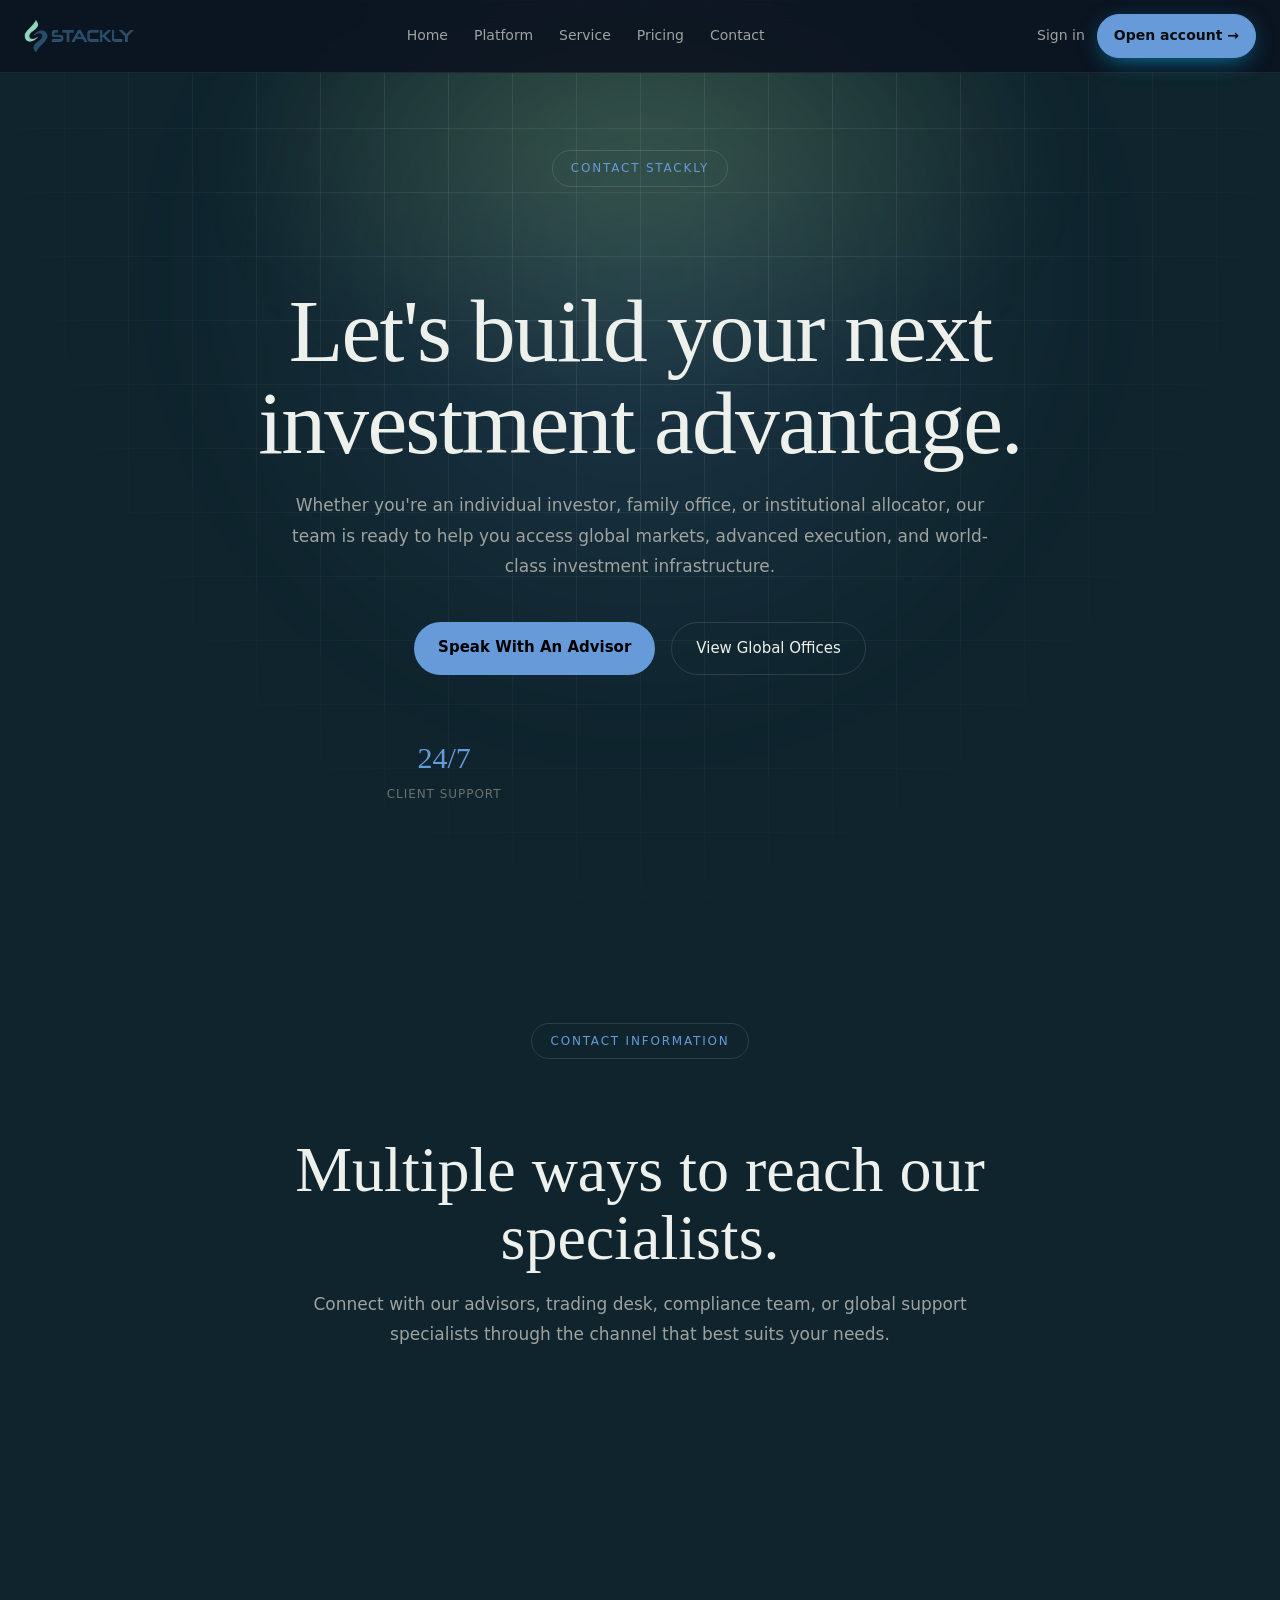
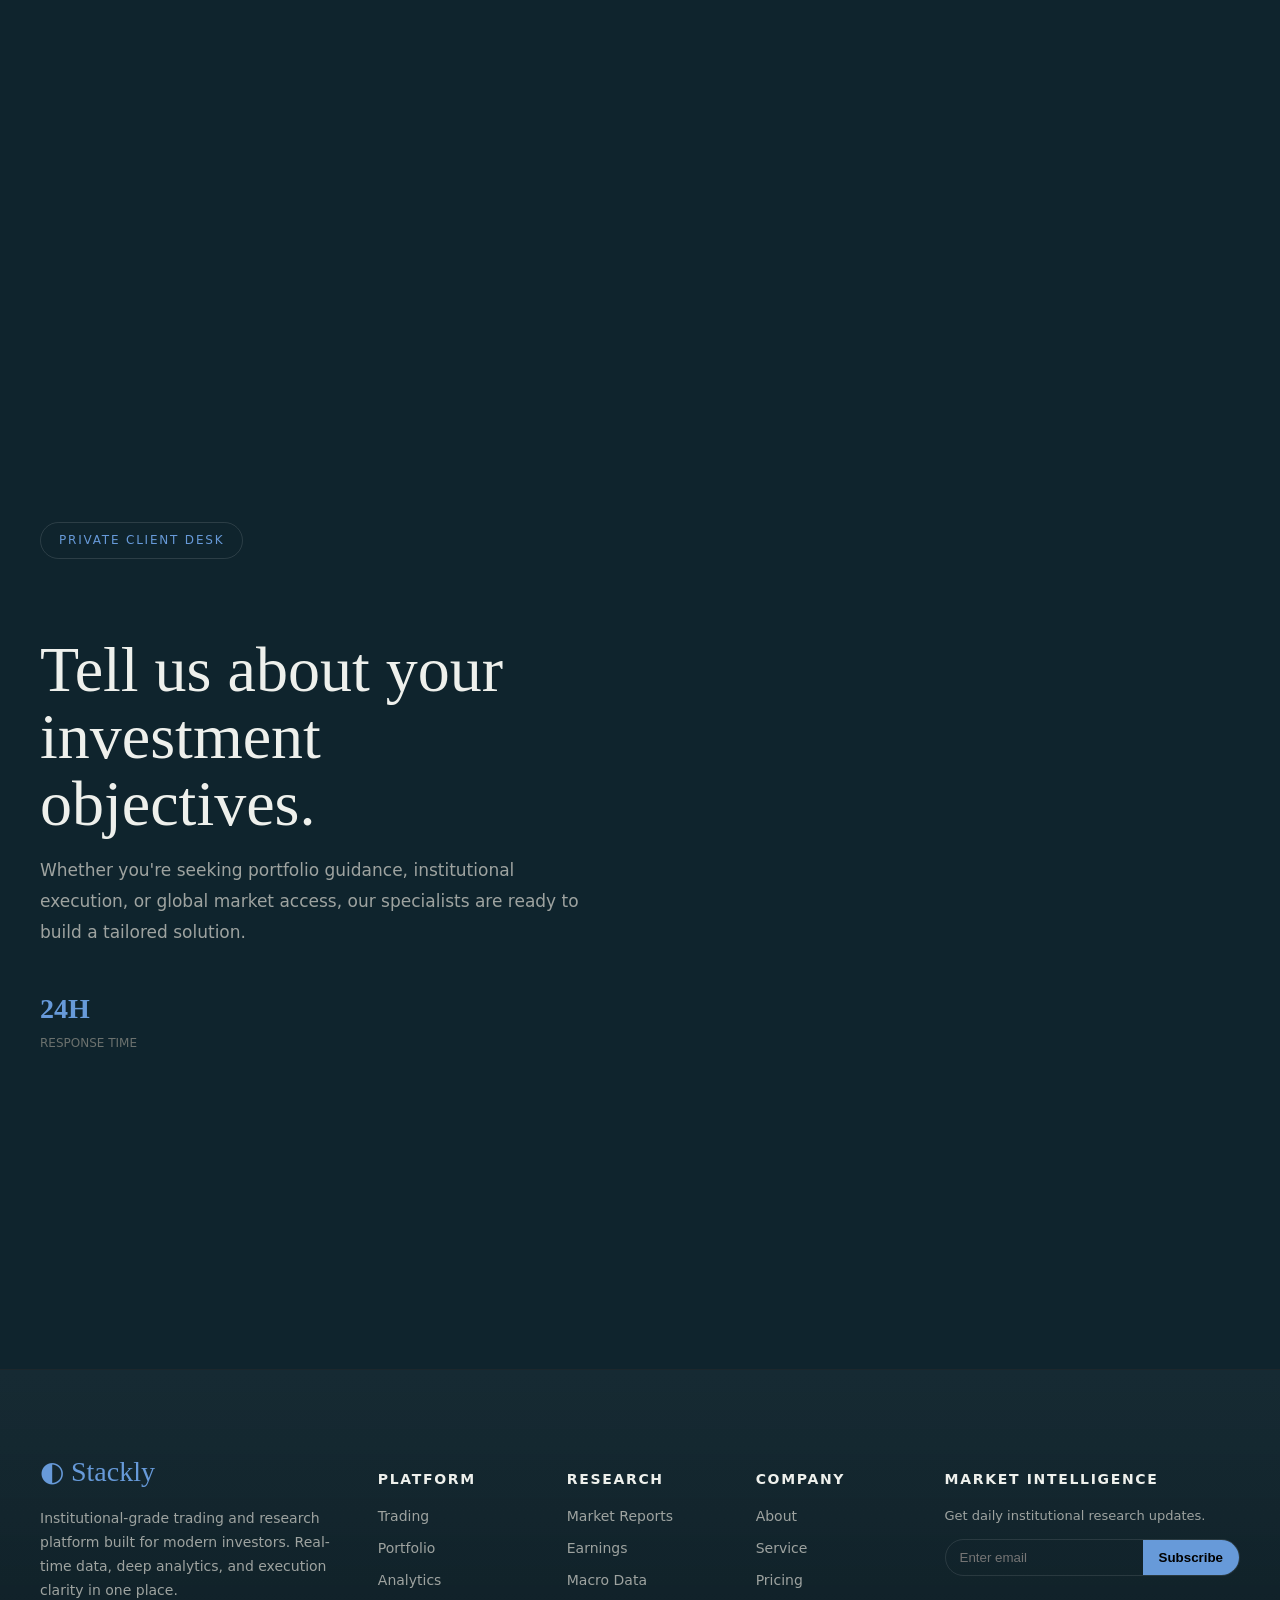
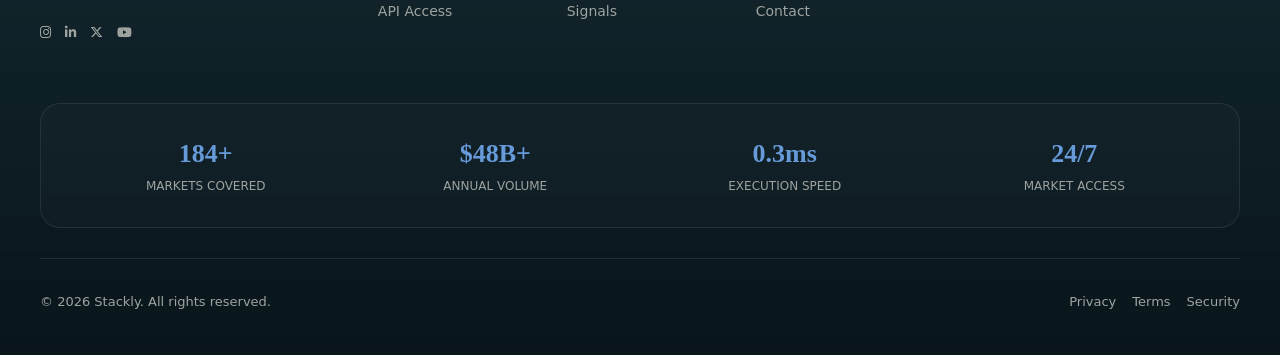
<file: contact.html>
<!DOCTYPE html>
<html lang="en">
<head>
    <meta charset="UTF-8">
    <meta name="viewport" content="width=device-width, initial-scale=1.0">
    <link rel="stylesheet"
          href="https://cdnjs.cloudflare.com/ajax/libs/font-awesome/6.5.1/css/all.min.css">
    <link rel="stylesheet" href="css/contact.css">
    <title>Document</title>
</head>
<body>

<!-- Grain + grid background -->
<div class="bg-grid" aria-hidden="true"></div>
<div class="bg-glow" aria-hidden="true"></div>

    
<!-- NAV -->
<header class="nav">

<!-- BRAND (LOGO ONLY) -->
  <a href="index.html" class="brand">
    <img src="images/logo-stackly (1).webp" alt="Stackly Logo" class="brand-logo">
  </a>

  

<!-- NAV LINKS -->
  <nav class="nav-links" id="navLinks">
    <a href="index.html">Home</a>
    <a href="platform.html">Platform</a>
    <a href="services.html">Service</a>
    <a href="pricing.html">Pricing</a>
    <a href="contact.html">Contact</a>
  </nav>

<!-- CTA -->
  <div class="nav-cta">
    <a class="link-ghost" onclick="openPopup()">Sign in</a>
    <a class="btn-primary" onclick="openPopup()">Open account →</a>
  </div>

<!-- MOBILE CTA -->
  <!-- LOGIN INSIDE MENU -->
    <div class="menu-auth">
      
      <a class="btn-primary" onclick="openPopup()">Login →</a>
    
    </div>

<!-- MOBILE TOGGLER -->
  <div class="nav-toggle" onclick="toggleMenu()">
    <span></span>
    <span></span>
    <span></span>
  </div>

</header>

<!-- HERO SECTION -->
<section class="contact-hero">

    <div class="contact-hero-glow"></div>

    <div class="contact-hero-content">

        <span class="contact-hero-tag contact-anim-top">
            CONTACT Stackly
        </span>

        <h1 class="contact-anim-left">
            Let's build your next
            investment advantage.
        </h1>

        <p class="contact-anim-right">
            Whether you're an individual investor, family office,
            or institutional allocator, our team is ready to help
            you access global markets, advanced execution, and
            world-class investment infrastructure.
        </p>

        <div class="contact-hero-actions">

            <a href="error.html"
               class="contact-btn-primary contact-anim-bottom">
                Speak With An Advisor
            </a>

            <a href="error.html"
               class="contact-btn-secondary contact-anim-bottom">
                View Global Offices
            </a>

        </div>

        <div class="contact-hero-stats">

            <div class="contact-stat contact-anim-bottom">
                <strong>24/7</strong>
                <span>Client Support</span>
            </div>

            <div class="contact-stat contact-anim-bottom">
                <strong>40+</strong>
                <span>Market Venues</span>
            </div>

            <div class="contact-stat contact-anim-bottom">
                <strong>184</strong>
                <span>Countries Served</span>
            </div>

        </div>

    </div>

</section>

<!-- CONTACT INFORMARION -->
<section class="contacthub-section">

    <div class="contacthub-header">

        <span class="contacthub-tag hub-top">
            CONTACT INFORMATION
        </span>

        <h2 class="hub-left">
            Multiple ways to
            reach our specialists.
        </h2>

        <p class="hub-right">
            Connect with our advisors, trading desk, compliance team,
            or global support specialists through the channel that
            best suits your needs.
        </p>

    </div>

    <div class="contacthub-grid">

        <!-- PHONE -->

        <article class="contacthub-card hub-card-left">

            <div class="contacthub-icon">
                ☎
            </div>

            <h3>Client Advisory Desk</h3>

            <p>
                Speak directly with our investment specialists for
                portfolio guidance and account assistance.
            </p>

            <div class="contacthub-info">
                +1 (800) 555-2458
            </div>

        </article>

        <!-- EMAIL -->

        <article class="contacthub-card hub-card-bottom">

            <div class="contacthub-icon">
                ✉
            </div>

            <h3>Email Support</h3>

            <p>
                Reach our global support team for account inquiries,
                platform assistance, and service requests.
            </p>

            <div class="contacthub-info">
                support@Stackly.com
            </div>

        </article>

        <!-- LOCATION -->

        <article class="contacthub-card hub-card-right">

            <div class="contacthub-icon">
                ⌖
            </div>

            <h3>Global Headquarters</h3>

            <p>
                Visit our primary operations center and meet our
                advisors by appointment.
            </p>

            <div class="contacthub-info">
                New York, London, Singapore
            </div>

        </article>

        <!-- DESK -->

        <article class="contacthub-card hub-card-popup">

            <div class="contacthub-icon">
                ⚡
            </div>

            <h3>24/7 Trading Desk</h3>

            <p>
                Dedicated execution support with continuous market
                monitoring across global trading sessions.
            </p>

            <div class="contacthub-info">
                Always Active
            </div>

        </article>

    </div>

</section>

<!-- CONTACT FORM -->
<section class="contactform-section" id="contact-form">

    <div class="contactform-container">

        <!-- LEFT CONTENT -->

        <div class="contactform-left">

            <span class="contactform-tag cf-left-1">
                PRIVATE CLIENT DESK
            </span>

            <h2 class="cf-left-2">
                Tell us about your
                investment objectives.
            </h2>

            <p class="cf-left-3">
                Whether you're seeking portfolio guidance,
                institutional execution, or global market access,
                our specialists are ready to build a tailored solution.
            </p>

            <div class="contactform-stats">

                <div class="cf-left-4">
                    <strong>24H</strong>
                    <span>Response Time</span>
                </div>

                <div class="cf-left-5">
                    <strong>40+</strong>
                    <span>Global Markets</span>
                </div>

                <div class="cf-left-6">
                    <strong>184</strong>
                    <span>Countries Served</span>
                </div>

            </div>

        </div>

        <!-- FORM -->

        <div class="contactform-card">

            <form>

                <div class="contactform-field field-1">
                    <input type="text" placeholder="Full Name">
                </div>

                <div class="contactform-field field-2">
                    <input type="email" placeholder="Email Address">
                </div>

                <div class="contactform-field field-3">
                    <input type="tel" placeholder="Phone Number">
                </div>

                <div class="contactform-field field-4">
                    <select>
                        <option>Select Service</option>
                        <option>Trading</option>
                        <option>Portfolio Management</option>
                        <option>Institutional Services</option>
                        <option>Research Access</option>
                    </select>
                </div>

                <div class="contactform-field field-5">
                    <select>
                        <option>Investment Range</option>
                        <option>$5K - $25K</option>
                        <option>$25K - $100K</option>
                        <option>$100K - $500K</option>
                        <option>$500K+</option>
                    </select>
                </div>

                <div class="contactform-field field-6">
                    <textarea
                    rows="5"
                    placeholder="Tell us about your goals..."></textarea>
                </div>

                <button class="contactform-btn field-7">
                    Submit Request
                </button>

            </form>

        </div>

    </div>

</section>

<!-- FOOTER -->
<footer class="ft-section">

    <!-- TOP AREA -->
    <div class="ft-top">

        <!-- BRAND -->
        <div class="ft-brand">

            <div class="ft-logo">
                <a href="index.html">◐ Stackly</a>
            </div>

            <p>
                Institutional-grade trading and research platform
                built for modern investors. Real-time data, deep analytics,
                and execution clarity in one place.
            </p>

            <div class="ft-social">

                <a onclick="window.location.href='error.html'"> <i class="fa-brands fa-instagram"></i> </a>
                <a onclick="window.location.href='error.html'"> <i class="fa-brands fa-linkedin-in"></i> </a>
                <a onclick="window.location.href='error.html'"> <i class="fa-brands fa-x-twitter"></i> </a>
                <a onclick="window.location.href='error.html'"> <i class="fa-brands fa-youtube"></i> </a>

            </div>

        </div>

        <!-- LINKS -->
        <div class="ft-col">
            <h4>Platform</h4>
            <a href="error.html">Trading</a>
            <a href="error.html">Portfolio</a>
            <a href="error.html">Analytics</a>
            <a href="error.html">API Access</a>
        </div>

        <div class="ft-col">
            <h4>Research</h4>
            <a href="error.html">Market Reports</a>
            <a href="error.html">Earnings</a>
            <a href="error.html">Macro Data</a>
            <a href="error.html">Signals</a>
        </div>

        <div class="ft-col">
            <h4>Company</h4>
            <a href="platform.html">About</a>
            <a href="services.html">Service</a>
            <a href="pricing.html">Pricing</a>
            <a href="contact.html">Contact</a>
        </div>

        <!-- NEWSLETTER -->
        <div class="ft-news">

            <h4>Market Intelligence</h4>

            <p>
                Get daily institutional research updates.
            </p>

            <div class="ft-input">
                <input type="email" placeholder="Enter email">
                <button onclick="window.location.href='error.html'">Subscribe</button>
            </div>

        </div>

    </div>

    <!-- STATS BAR -->
    <div class="ft-stats">

        <div>
            <strong>184+</strong>
            <span>Markets Covered</span>
        </div>

        <div>
            <strong>$48B+</strong>
            <span>Annual Volume</span>
        </div>

        <div>
            <strong>0.3ms</strong>
            <span>Execution Speed</span>
        </div>

        <div>
            <strong>24/7</strong>
            <span>Market Access</span>
        </div>

    </div>

    <!-- BOTTOM -->
    <div class="ft-bottom">

        <p>© 2026 Stackly. All rights reserved.</p>

        <div class="ft-legal">
            <a href="error.html">Privacy</a>
            <a href="error.html">Terms</a>
            <a href="error.html">Security</a>
        </div>

    </div>

</footer>


<!-- ================= AUTH POPUP ================= -->

<div id="popupOverlay" class="popup-overlay">

  <div class="popup-container">

    <!-- CLOSE BUTTON -->
    <span class="popup-close" onclick="closePopup()">
      &times;
    </span>

    <!-- LEFT SIDE -->
    <div class="popup-left">

      <h1>Welcome 👋</h1>

      <p>
        Access your dashboard, analytics,
        projects and management system.
      </p>

      <div class="popup-feature-list">

        <div class="popup-feature-card">
          📊 Real-time Analytics
        </div>

        <div class="popup-feature-card">
          ⚡ Fast Dashboard
        </div>

        <div class="popup-feature-card">
          🔒 Secure Authentication
        </div>

      </div>

    </div>

    <!-- RIGHT SIDE -->
    <div class="popup-right">

      <!-- LOGIN -->
      <div id="loginForm" class="popup-login-box">

        <h2>Login</h2>

        <span>
          Access your account
        </span>

        <input
          id="loginEmail"
          type="email"
          placeholder="Enter Email"
        >

        <div class="password-wrap">
            <input id="loginPassword" type="password" placeholder="Enter Password">
            <span class="eye-btn" onclick="togglePassword('loginPassword',this)">👁</span>
        </div>
        <small id="passwordHint" class="hint-text"> </small>

        <!-- FORGOT PASSWORD -->
        <p class="popup-forgot">
          <a href="error.html" onclick="forgotPassword()">Forgot Password?</a>
        </p>

        <select id="loginRole">

          <option value="user">
            User
          </option>

          <option value="admin">
            Admin
          </option>

        </select>

        <button onclick="login()">
          Login
        </button>

        <p class="popup-switch">

          Don't have an account?

          <span onclick="showSignup()">
            Signup
          </span>

        </p>

      </div>

      <!-- SIGNUP -->
       <!-- ================= SIGNUP FORM ================= -->
<div id="signupForm" class="popup-signup-box hidden">

  <h2 class="signup-h2">Create Account</h2>
  <span>Create your new account</span>

  <!-- ROLE SELECTION (AVATAR STYLE) -->
  <div class="role-selector">

    <div id="userRoleCard" class="role-card active" onclick="selectRole('user')">
      <div class="avatar">👤</div>
      <p>User</p>
    </div>

    <div id="adminRoleCard" class="role-card" onclick="selectRole('admin')">
      <div class="avatar">🛡️</div>
      <p>Admin</p>
    </div>

  </div>

  <!-- INPUTS -->
  <input id="signupName" type="text" placeholder="Enter Name">
  <input id="signupEmail" type="email" placeholder="Enter Email">
  <div class="password-wrap">
    <input id="signupPassword" type="password" placeholder="Enter Password">
    <span class="eye-btn" onclick="togglePassword('signupPassword',this)">👁</span>
  </div>
  <div class="password-wrap">
    <input id="signupConfirmPassword" type="password" placeholder="Confirm Password">
    <span class="eye-btn" onclick="togglePassword('signupConfirmPassword',this)">👁</span>
  </div>

  <!-- HIDDEN ROLE -->
  <select id="signupRole" style="display:none;">
    <option value="user">User</option>
    <option value="admin">Admin</option>
  </select>

  <!-- ERROR MESSAGE -->
  <p id="signupError" class="error-text"></p>

  <!-- BUTTON -->
  <button onclick="signup()">Create Account</button>

  <!-- SWITCH -->
  <p class="popup-switch signup-login">
    Already have an account?
    <span onclick="showLogin()">Login</span>
  </p>

</div>

    </div>

  </div>

</div>

<script src="js/contact.js"></script>
</body>
</html>
</file>
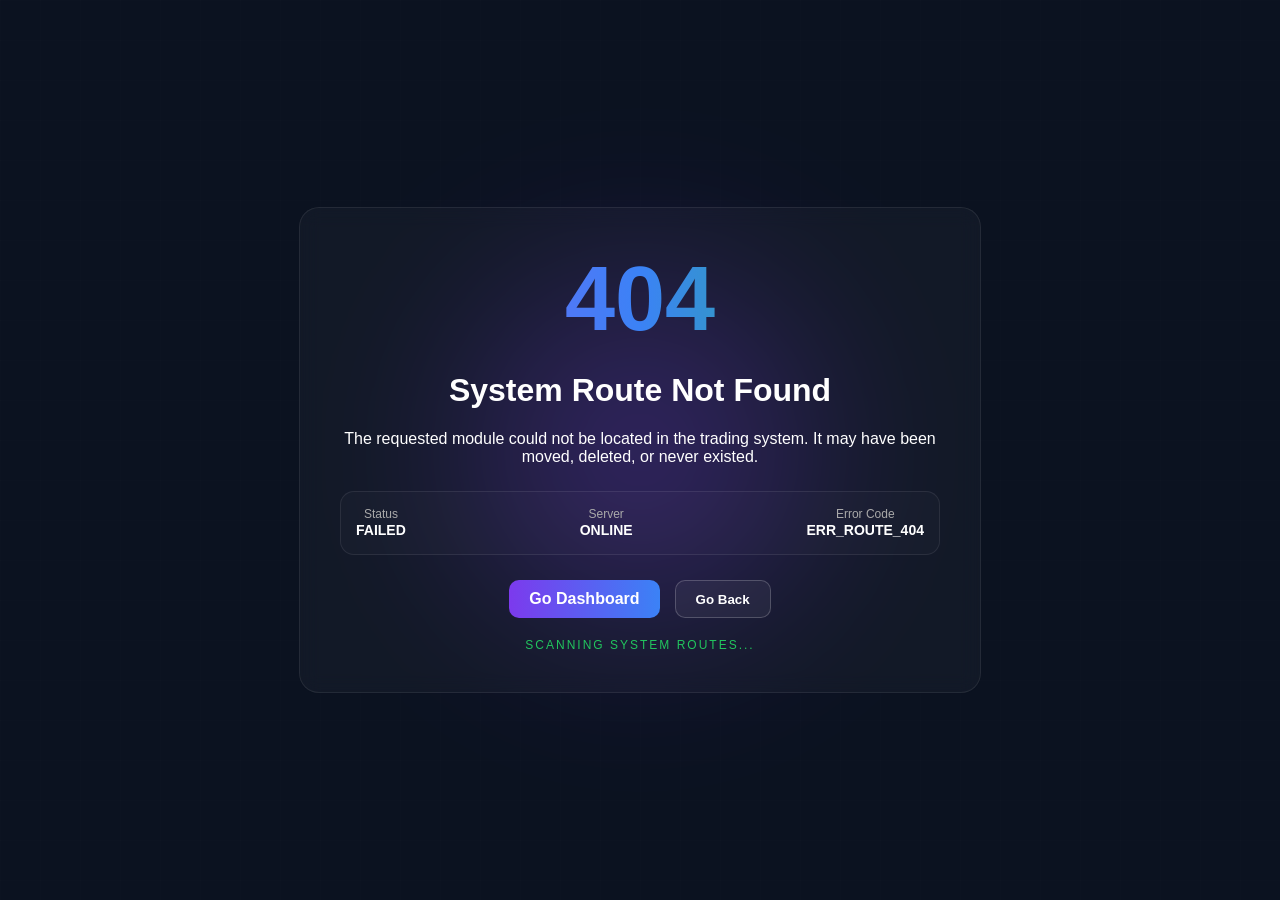
<file: dashboarderror.html>
<!DOCTYPE html>
<html lang="en">
<head>
<meta charset="UTF-8">
<meta name="viewport" content="width=device-width, initial-scale=1.0">
<link rel="stylesheet" href="css/dashboarderror.css">
<title>Page Not Found</title>
</head>
<body>


<div class="error-container">

    <!-- BACKGROUND EFFECT -->
    <div class="glow-bg"></div>
    <div class="grid-lines"></div>

    <!-- MAIN CONTENT -->
    <div class="error-box">

        <div class="error-code">
            404
        </div>

        <h1>System Route Not Found</h1>

        <p>
            The requested module could not be located in the trading system.
            It may have been moved, deleted, or never existed.
        </p>

        <!-- STATUS CARD -->
        <div class="status-card">

            <div class="status-item">
                <span>Status</span>
                <strong>FAILED</strong>
            </div>

            <div class="status-item">
                <span>Server</span>
                <strong>ONLINE</strong>
            </div>

            <div class="status-item">
                <span>Error Code</span>
                <strong>ERR_ROUTE_404</strong>
            </div>

        </div>

        <!-- BUTTONS -->
        <div class="btn-group">

            <a class="btn primary" onclick="goDashboard()" >Go Dashboard</a>
            <button onclick="history.back()" class="btn secondary">Go Back</button>

        </div>

        <!-- SCANNING TEXT -->
        <div class="scan-text">
            SCANNING SYSTEM ROUTES...
        </div>

    </div>

</div>

<script>
function goDashboard(){

    // Get logged-in role
    const role = localStorage.getItem("userRole");

    if(role === "admin"){
        window.location.href = "admin-dashboard.html";
    }
    else if(role === "user"){
        window.location.href = "user-dashboard.html";
    }
    else{
        window.location.href = "login.html";
    }
}
</script>

</body>
</html>
</file>
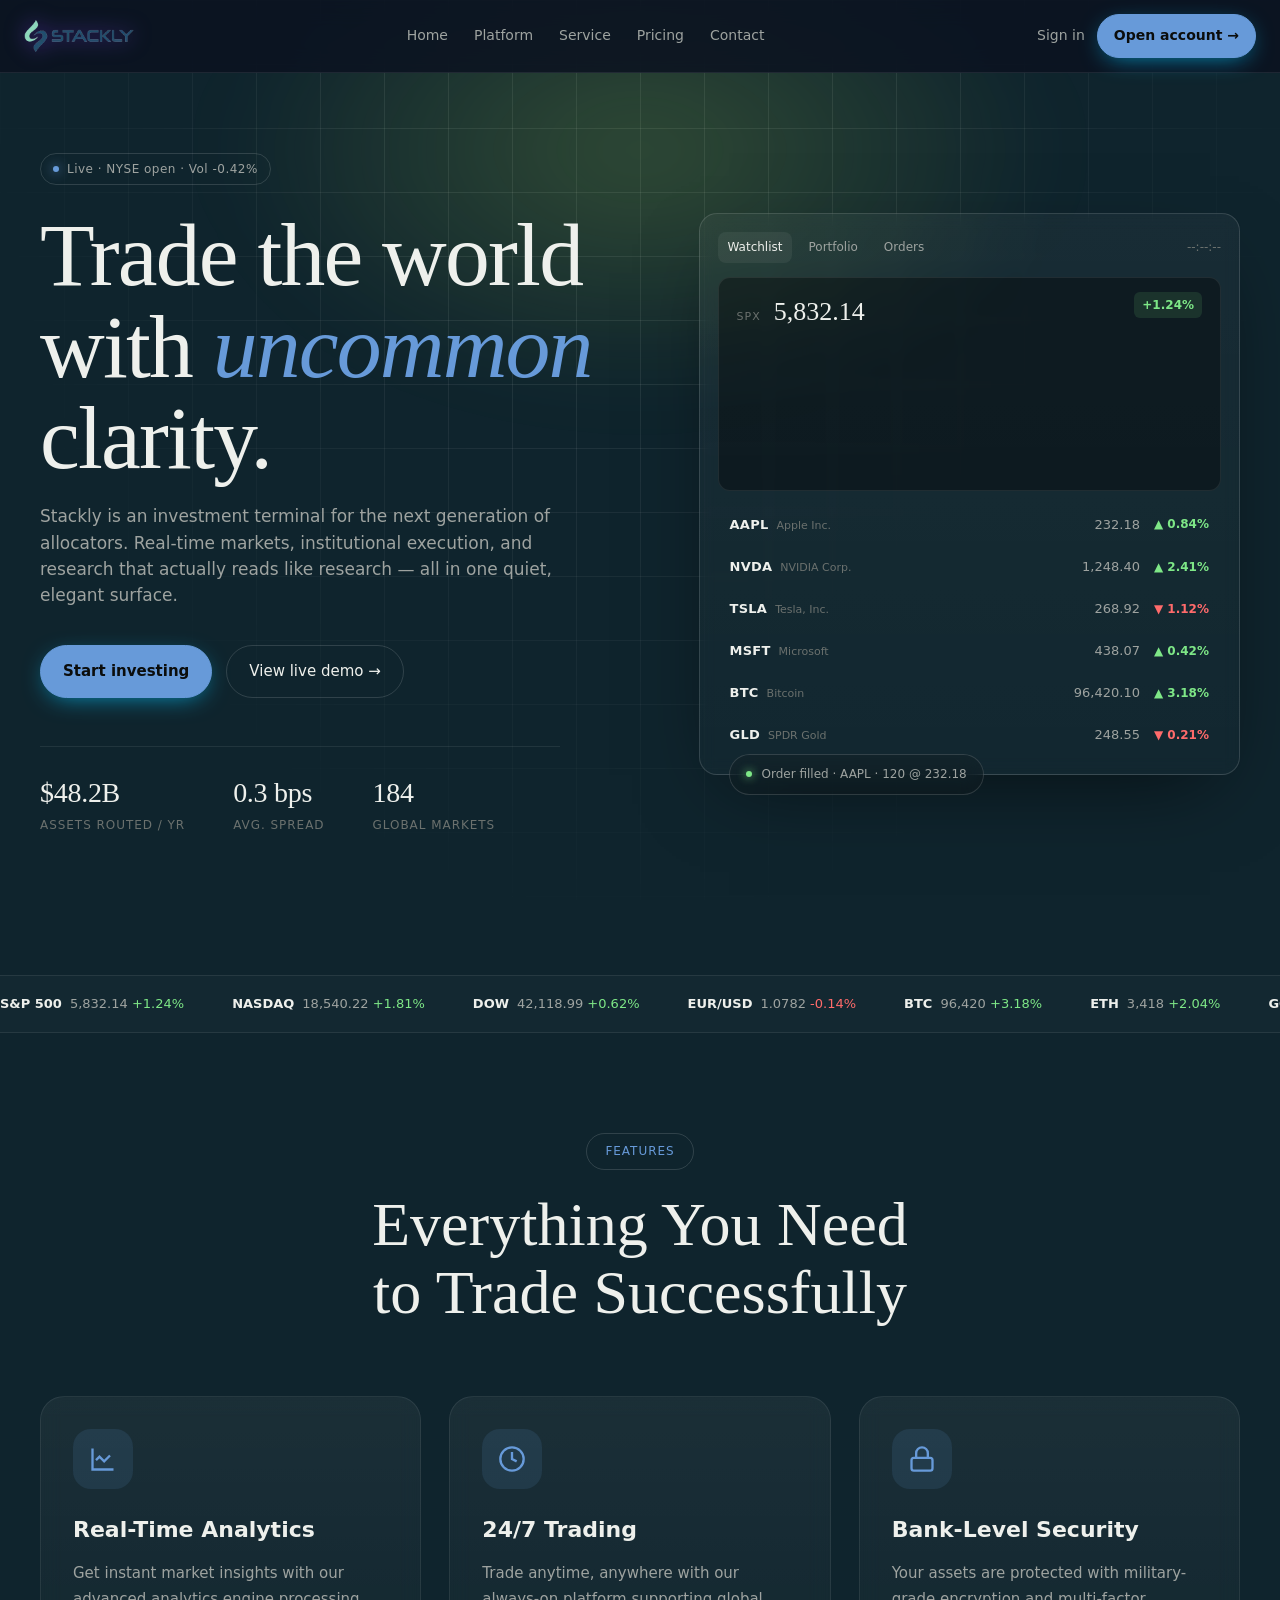
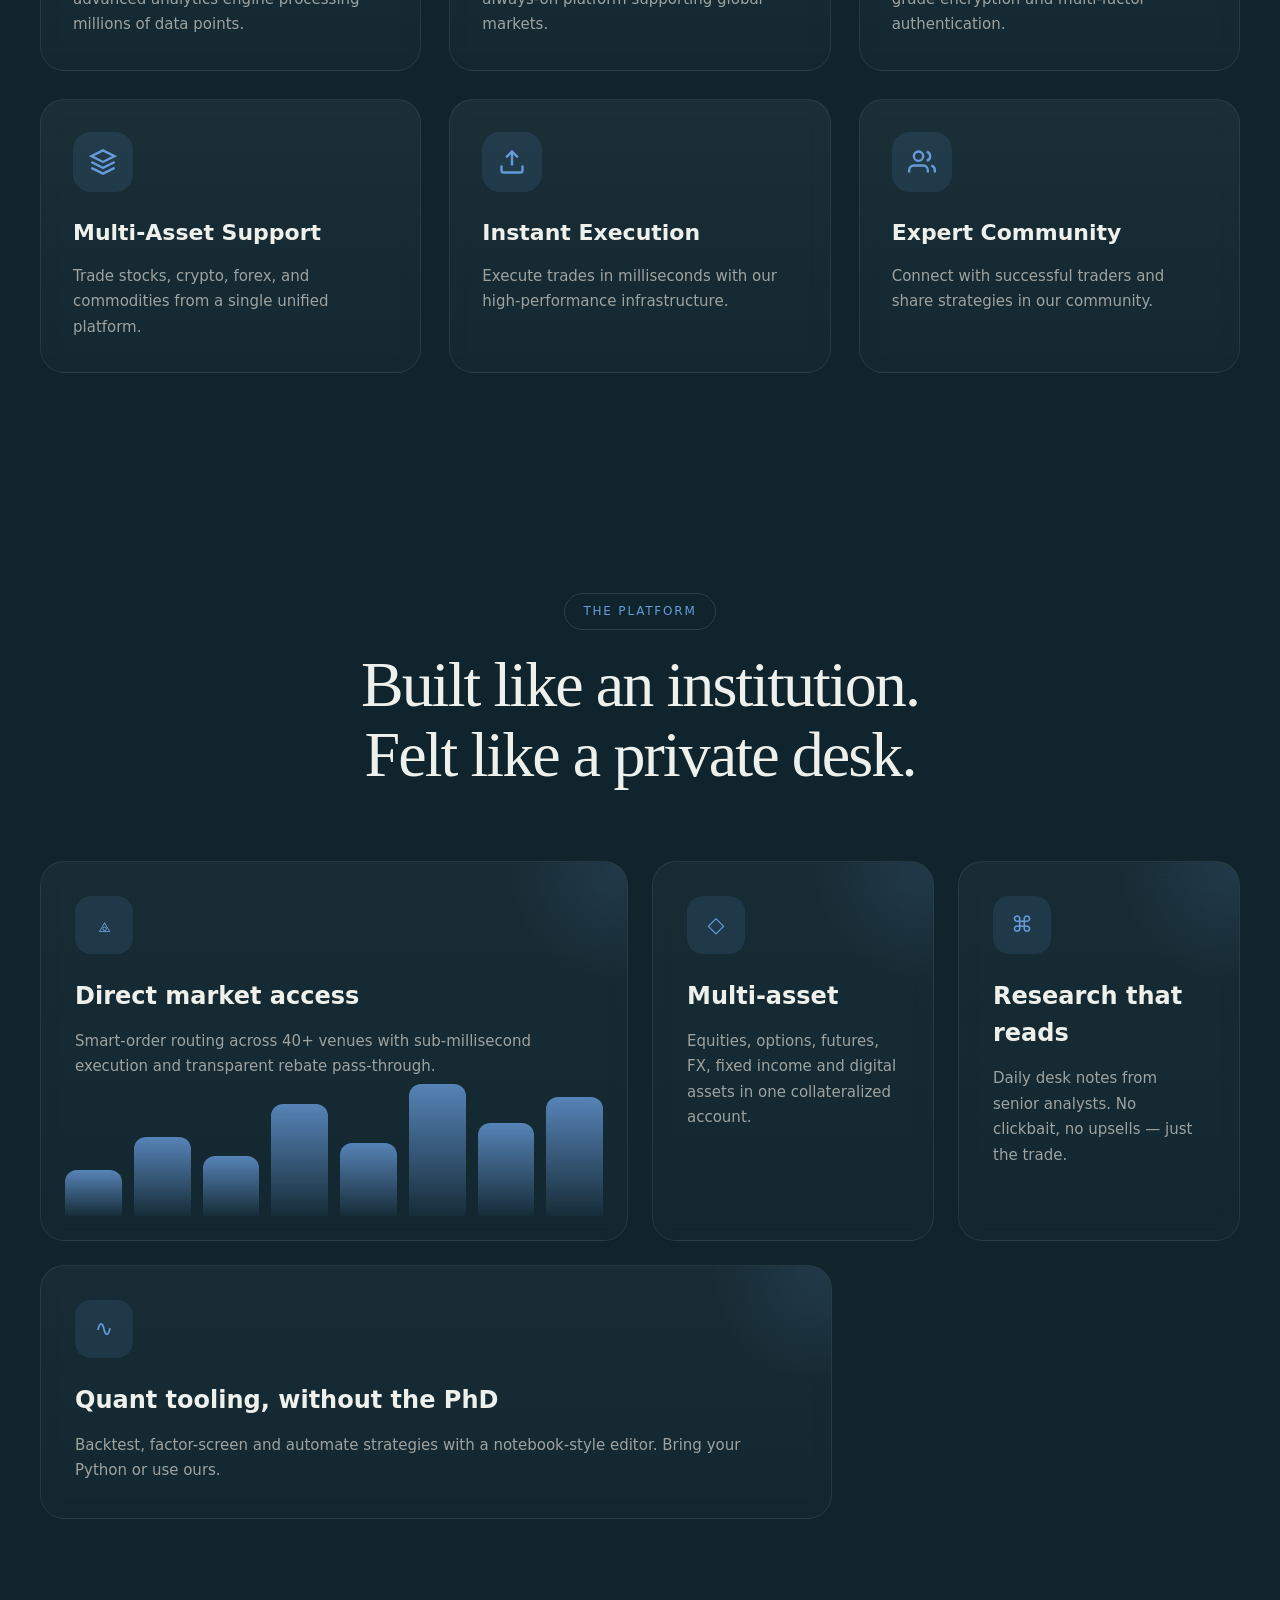
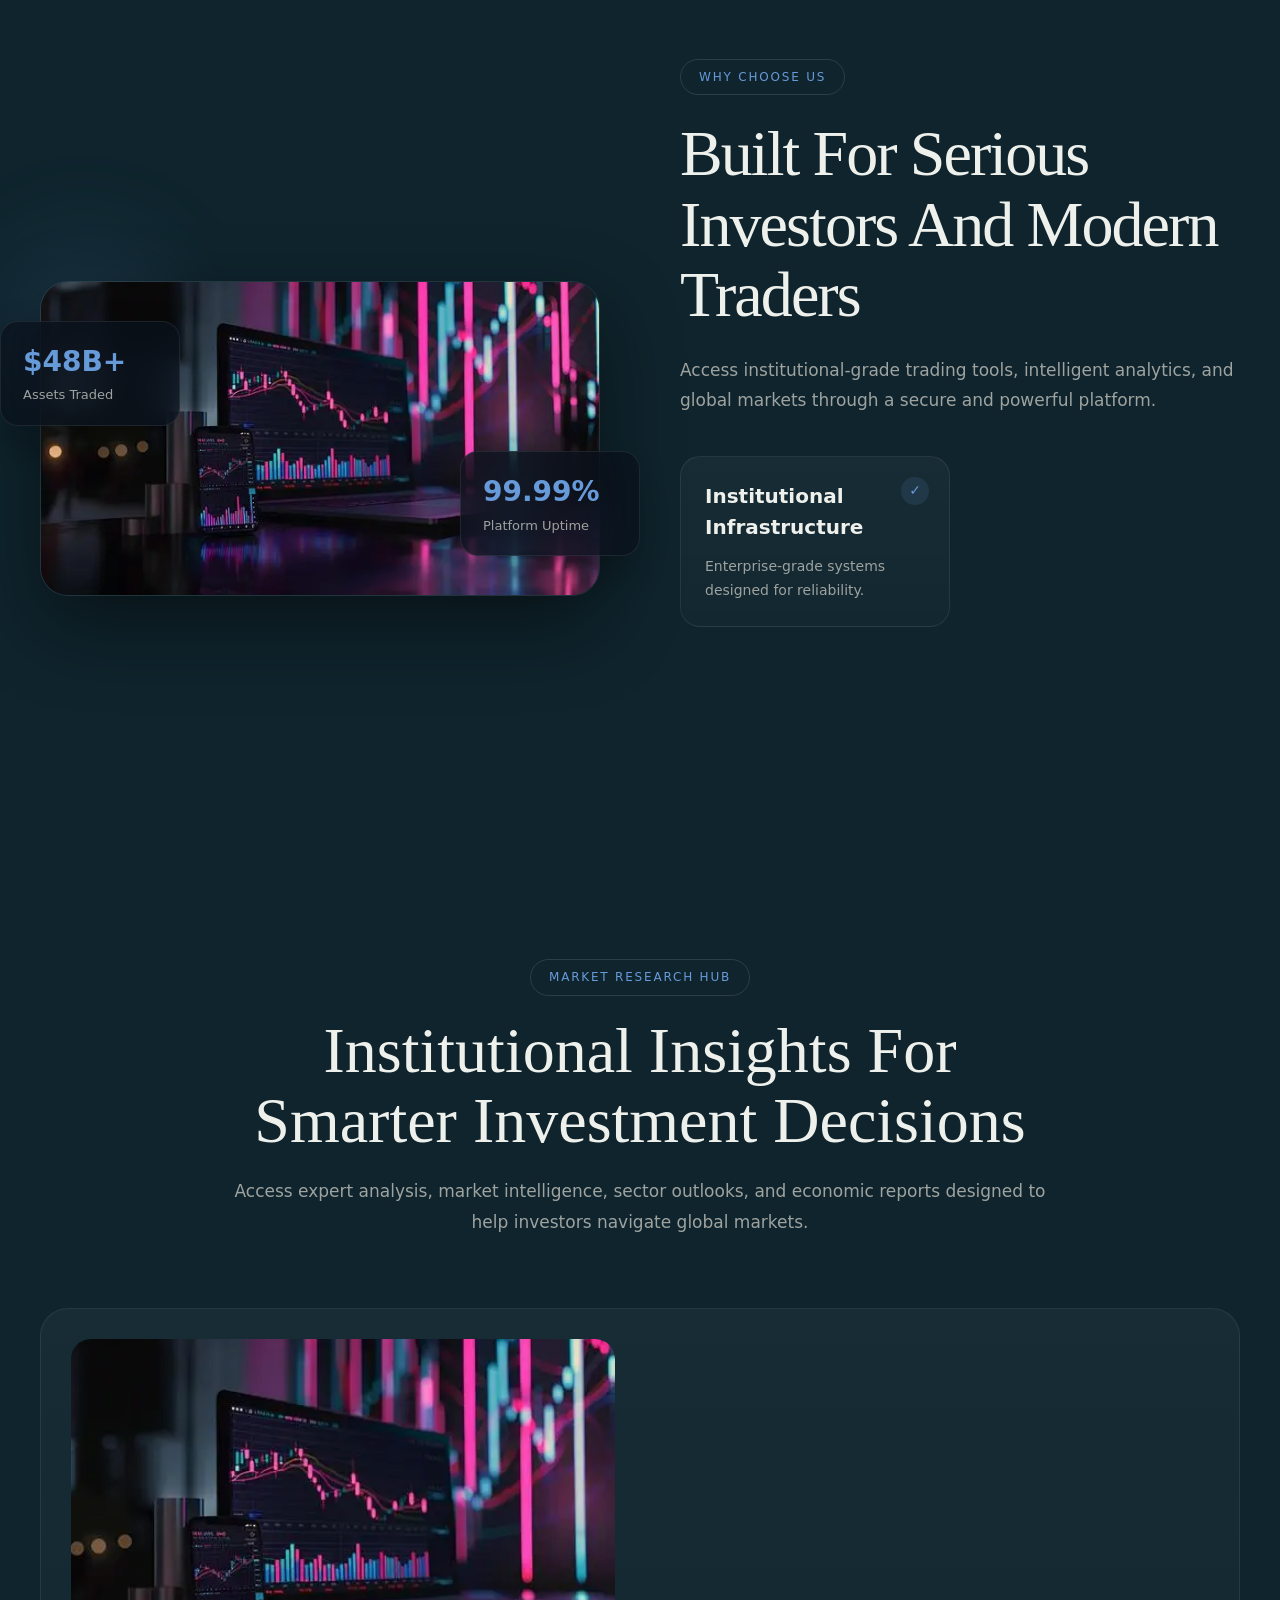
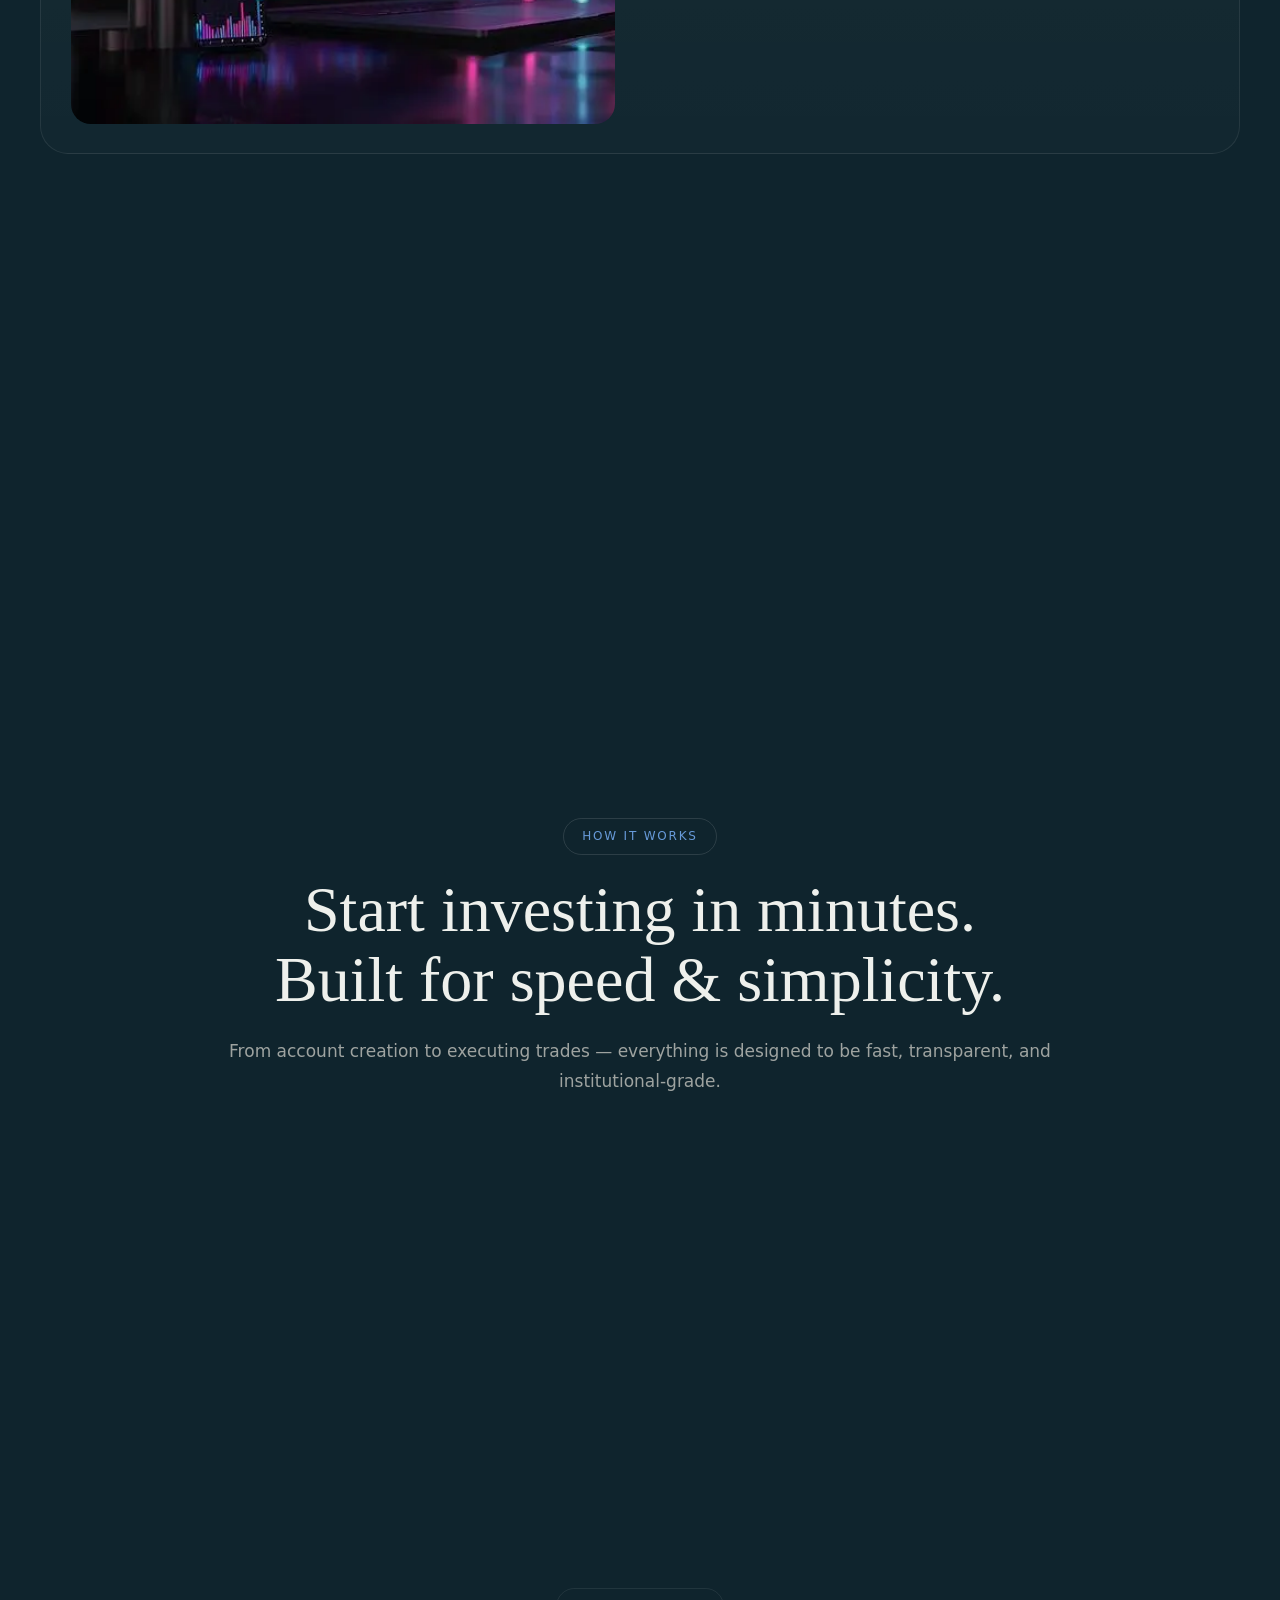
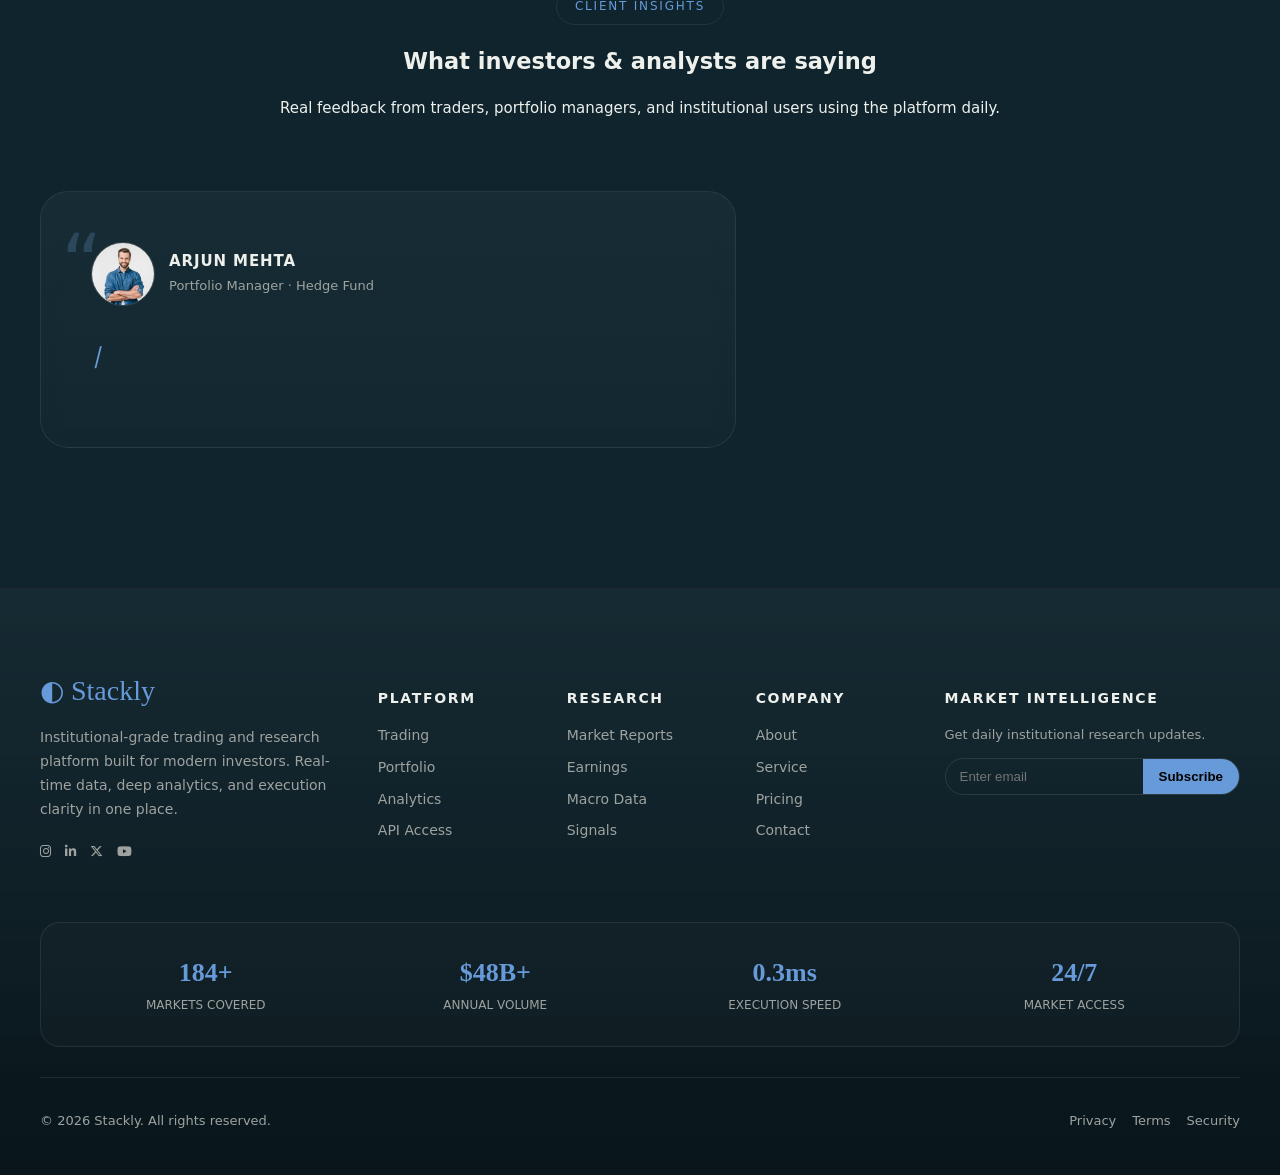
<file: user-dashboard.html>
<!DOCTYPE html>
<html lang="en">
<head>
<meta charset="UTF-8">
<meta name="viewport" content="width=device-width, initial-scale=1.0">
<title>User Dashboard</title>
<link rel="stylesheet" href="css/user-dashboard.css">
</head>

<body>

<!-- SIDEBAR -->
<div class="sidebar">
    <div class="sidebar-logo" onclick="window.location.href='dashboarderror.html'">
      <img src="images/logo-stackly (1).webp" alt="Stackly Logo">
    </div>

        <a href="#" onclick="showSection('overview')">Overview</a>
        <a href="#" onclick="showSection('portfolio')">Portfolio</a>
        <a href="#" onclick="showSection('markets')">Markets</a>
        <a href="#" onclick="showSection('watchlist')">Watchlist</a>
        <!-- <a href="#" onclick="showSection('transactions')">Transactions</a> -->
        <a href="#" onclick="showSection('profile')">Profile</a>
        <a href="#" onclick="showSection('settings')">Settings</a>

    <button class="logout-btn" onclick="logout()">
        <span>🚪</span> Logout
    </button>
    
</div>

<!-- MAIN -->
<div class="main">

<!-- OVERVIEW -->

<div class="content active" id="overview">

    <!-- Welcome Banner -->
    <div class="welcome-banner">
        <div class="welcome-text">
            WELCOME BACK TRADER • TRACK YOUR PORTFOLIO • ANALYZE MARKETS • MANAGE RISK • GROW YOUR INVESTMENTS •
        </div>
    </div>

    <!-- Top Stats -->
    <div class="card-grid">

        <div class="card">
            <span class="card-label">💰 Portfolio Value</span>
            <h2>$12,450.32</h2>
            <p class="profit">+3.8% vs yesterday</p>
        </div>

        <div class="card">
            <span class="card-label">📈 Today's P&L</span>
            <h2>+$320.45</h2>
            <p class="profit">+2.4% daily return</p>
        </div>

        <div class="card">
            <span class="card-label">⚡ Active Trades</span>
            <h2>8</h2>
            <p>Open positions</p>
        </div>

        <div class="card">
            <span class="card-label">🛡 Risk Exposure</span>
            <h2>42%</h2>
            <p>Moderate Risk</p>
        </div>

    </div>

    <!-- Portfolio Allocation -->
    <div class="section-box">

        <h2>Portfolio Allocation</h2>

        <div class="allocation-item">
            <span>Bitcoin (BTC)</span>
            <span>48%</span>
        </div>

        <div class="progress-bar">
            <div class="progress-fill" style="width:48%"></div>
        </div>

        <div class="allocation-item">
            <span>Ethereum (ETH)</span>
            <span>34%</span>
        </div>

        <div class="progress-bar">
            <div class="progress-fill" style="width:34%"></div>
        </div>

        <div class="allocation-item">
            <span>Solana (SOL)</span>
            <span>12%</span>
        </div>

        <div class="progress-bar">
            <div class="progress-fill" style="width:12%"></div>
        </div>

        <div class="allocation-item">
            <span>Cash Reserve</span>
            <span>6%</span>
        </div>

        <div class="progress-bar">
            <div class="progress-fill" style="width:6%"></div>
        </div>

    </div>

    <!-- Market Highlights -->
    <div class="section-box">

        <h2>Market Highlights</h2>

        <div class="market-grid">

            <div class="market-card">
                <h3>₿ BTC/USD</h3>
                <h2>$64,230</h2>
                <span class="profit">+2.4%</span>
            </div>

            <div class="market-card">
                <h3>Ξ ETH/USD</h3>
                <h2>$3,120</h2>
                <span class="loss">-1.2%</span>
            </div>

            <div class="market-card">
                <h3>◎ SOL/USD</h3>
                <h2>$142</h2>
                <span class="profit">+5.1%</span>
            </div>

        </div>

    </div>

    <!-- Recent Activity -->
    <div class="section-box">

        <h2>Recent Activity</h2>

        <div class="activity-feed">

            <div class="activity-item">
                <div>
                    <strong>BTC trade executed successfully</strong>
                </div>
                <span>2 mins ago</span>
            </div>

            <div class="activity-item">
                <div>
                    <strong>New login detected</strong>
                </div>
                <span>15 mins ago</span>
            </div>

            <div class="activity-item">
                <div>
                    <strong>High volatility detected in ETH</strong>
                </div>
                <span>32 mins ago</span>
            </div>

            <div class="activity-item">
                <div>
                    <strong>Profit booked +$320</strong>
                </div>
                <span>1 hour ago</span>
            </div>

        </div>

    </div>

</div>

<!-- MY PORTFOLIO -->
<div class="content" id="portfolio">

    <!-- Portfolio Header -->
    <div class="portfolio-banner">
        <div class="portfolio-ticker">
            PORTFOLIO OVERVIEW • ASSET ALLOCATION • PROFIT & LOSS • PERFORMANCE TRACKING • INVESTMENT INSIGHTS •
        </div>
    </div>

    <!-- Portfolio Summary -->
    <div class="card-grid">

        <div class="card">
            <span class="card-label">💰 Total Portfolio Value</span>
            <h2>$12,450.32</h2>
            <p class="profit">+$1,845 All-Time Profit</p>
        </div>

        <div class="card">
            <span class="card-label">📈 Total Return</span>
            <h2>+17.4%</h2>
            <p class="profit">Portfolio Growth</p>
        </div>

        <div class="card">
            <span class="card-label">🏆 Best Performer</span>
            <h2>SOL</h2>
            <p class="profit">+32.8%</p>
        </div>

        <div class="card">
            <span class="card-label">⚠ Risk Score</span>
            <h2>42%</h2>
            <p>Moderate Risk</p>
        </div>

    </div>

    <!-- Holdings Table -->
    <div class="section-box">

        <h2>My Holdings</h2>

        <table class="portfolio-table">

            <thead>
                <tr>
                    <th>Asset</th>
                    <th>Quantity</th>
                    <th>Avg Price</th>
                    <th>Current Price</th>
                    <th>Value</th>
                    <th>P/L</th>
                </tr>
            </thead>

            <tbody>

                <tr>
                    <td>BTC</td>
                    <td>0.52</td>
                    <td>$60,200</td>
                    <td>$64,230</td>
                    <td>$33,400</td>
                    <td class="profit">+$2,095</td>
                </tr>

                <tr>
                    <td>ETH</td>
                    <td>8.20</td>
                    <td>$2,850</td>
                    <td>$3,120</td>
                    <td>$25,584</td>
                    <td class="profit">+$2,214</td>
                </tr>

                <tr>
                    <td>SOL</td>
                    <td>150</td>
                    <td>$108</td>
                    <td>$142</td>
                    <td>$21,300</td>
                    <td class="profit">+$5,100</td>
                </tr>

            </tbody>

        </table>

    </div>

    <!-- Allocation + Performance -->
    <div class="grid-2">

        <!-- Allocation -->
        <div class="section-box">

            <h2>Asset Allocation</h2>

            <div class="allocation-row">
                <span>Bitcoin (BTC)</span>
                <span>48%</span>
            </div>

            <div class="progress-bar">
                <div class="progress-fill" style="width:48%"></div>
            </div>

            <div class="allocation-row">
                <span>Ethereum (ETH)</span>
                <span>34%</span>
            </div>

            <div class="progress-bar">
                <div class="progress-fill" style="width:34%"></div>
            </div>

            <div class="allocation-row">
                <span>Solana (SOL)</span>
                <span>12%</span>
            </div>

            <div class="progress-bar">
                <div class="progress-fill" style="width:12%"></div>
            </div>

            <div class="allocation-row">
                <span>Cash Reserve</span>
                <span>6%</span>
            </div>

            <div class="progress-bar">
                <div class="progress-fill" style="width:6%"></div>
            </div>

        </div>

        <!-- Performance -->
        <div class="section-box">

            <h2>Portfolio Performance</h2>

            <div class="performance-item">
                <span>1 Day</span>
                <span class="profit">+2.4%</span>
            </div>

            <div class="performance-item">
                <span>7 Days</span>
                <span class="profit">+6.8%</span>
            </div>

            <div class="performance-item">
                <span>30 Days</span>
                <span class="profit">+14.5%</span>
            </div>

            <div class="performance-item">
                <span>6 Months</span>
                <span class="profit">+28.1%</span>
            </div>

            <div class="performance-item">
                <span>1 Year</span>
                <span class="profit">+52.7%</span>
            </div>

        </div>

    </div>

    <!-- Recent Portfolio Activity -->
    <div class="section-box">

        <h2>Recent Portfolio Activity</h2>

        <div class="activity-feed">

            <div class="activity-item">
                <strong>Bought 0.12 BTC</strong>
                <span>Today • 10:42 AM</span>
            </div>

            <div class="activity-item">
                <strong>Sold 2 ETH</strong>
                <span>Yesterday • 4:15 PM</span>
            </div>

            <div class="activity-item">
                <strong>Added $500 Funds</strong>
                <span>2 Days Ago</span>
            </div>

            <div class="activity-item">
                <strong>SOL Position Increased</strong>
                <span>3 Days Ago</span>
            </div>

        </div>

    </div>

</div>

<!-- MARKETS MODULE -->
<div class="content" id="markets">

    <!-- MARKET TICKER -->
    <div class="market-banner">
        <div class="market-ticker">
            BTC +2.4% • ETH -1.2% • SOL +5.1% • XRP +3.8% • ADA +2.7% • DOGE -0.8% • MARKET OPEN • LIVE PRICE TRACKING •
        </div>
    </div>

    <!-- MARKET STATS -->
    <div class="card-grid">

        <div class="card market-stat">
            <span>🌍 Global Market Cap</span>
            <h2>$2.48T</h2>
            <p class="profit">+1.8%</p>
        </div>

        <div class="card market-stat">
            <span>💹 24h Volume</span>
            <h2>$118.4B</h2>
            <p class="profit">+4.3%</p>
        </div>

        <div class="card market-stat">
            <span>📊 Active Markets</span>
            <h2>4,832</h2>
            <p>Tracking Live</p>
        </div>

        <div class="card market-stat">
            <span>😎 Market Sentiment</span>
            <h2>Greed</h2>
            <p class="profit">72 / 100</p>
        </div>

    </div>

    <!-- LIVE MARKET TABLE -->

    <div class="section-box">

        <h2>Live Market Prices</h2>

        <table class="market-table">

            <thead>
                <tr>
                    <th>Asset</th>
                    <th>Price</th>
                    <th>24h Change</th>
                    <th>Volume</th>
                    <th>Market Cap</th>
                </tr>
            </thead>

            <tbody>

                <tr>
                    <td>BTC/USD</td>
                    <td>$64,230</td>
                    <td class="profit">+2.4%</td>
                    <td>$38.2B</td>
                    <td>$1.27T</td>
                </tr>

                <tr>
                    <td>ETH/USD</td>
                    <td>$3,120</td>
                    <td class="loss">-1.2%</td>
                    <td>$16.8B</td>
                    <td>$375B</td>
                </tr>

                <tr>
                    <td>SOL/USD</td>
                    <td>$142</td>
                    <td class="profit">+5.1%</td>
                    <td>$3.8B</td>
                    <td>$67B</td>
                </tr>

                <tr>
                    <td>XRP/USD</td>
                    <td>$0.89</td>
                    <td class="profit">+3.8%</td>
                    <td>$2.2B</td>
                    <td>$48B</td>
                </tr>

            </tbody>

        </table>

    </div>

    <!-- GAINERS & LOSERS -->

    <div class="grid-2">

        <div class="section-box">

            <h2>🚀 Top Gainers</h2>

            <div class="market-item">
                <span>SOL/USD</span>
                <span class="profit">+5.1%</span>
            </div>

            <div class="market-item">
                <span>XRP/USD</span>
                <span class="profit">+3.8%</span>
            </div>

            <div class="market-item">
                <span>BTC/USD</span>
                <span class="profit">+2.4%</span>
            </div>

            <div class="market-item">
                <span>ADA/USD</span>
                <span class="profit">+2.1%</span>
            </div>

        </div>

        <div class="section-box">

            <h2>📉 Top Losers</h2>

            <div class="market-item">
                <span>ETH/USD</span>
                <span class="loss">-1.2%</span>
            </div>

            <div class="market-item">
                <span>DOGE/USD</span>
                <span class="loss">-0.8%</span>
            </div>

            <div class="market-item">
                <span>LINK/USD</span>
                <span class="loss">-0.6%</span>
            </div>

            <div class="market-item">
                <span>ATOM/USD</span>
                <span class="loss">-0.4%</span>
            </div>

        </div>

    </div>

    <!-- TRENDING ASSETS -->

    <div class="section-box">

        <h2>🔥 Trending Assets</h2>

        <div class="trending-grid">

            <div class="trend-card">
                <h3>BTC</h3>
                <p>Most traded asset today</p>
            </div>

            <div class="trend-card">
                <h3>SOL</h3>
                <p>Highest daily growth</p>
            </div>

            <div class="trend-card">
                <h3>ETH</h3>
                <p>Highest volume asset</p>
            </div>

            <div class="trend-card">
                <h3>XRP</h3>
                <p>Strong market momentum</p>
            </div>

        </div>

    </div>

</div>

<!-- TRANSACTION MODULE -->
<div class="content" id="watchlist">

    <!-- WATCHLIST HEADER -->

    <div class="watchlist-hero">

        <div class="radar-circle">
            <div class="radar-scan"></div>

            <div class="asset-dot btc">
                <span>BTC</span>
            </div>

            <div class="asset-dot eth">
                <span>ETH</span>
            </div>

            <div class="asset-dot sol">
                <span>SOL</span>
            </div>

            <div class="asset-dot xrp">
                <span>XRP</span>
            </div>

        </div>

        <div class="watchlist-info">

            <h2>Trading Radar</h2>

            <p>
                Monitor your favorite assets, alerts,
                opportunities, and market momentum
                from one place.
            </p>

        </div>

    </div>

    <!-- FAVORITES -->

    <div class="section-box">

        <h2>⭐ Favorite Assets</h2>

        <div class="favorite-assets">

            <div class="favorite-card">
                <h3>BTC/USD</h3>
                <span>$64,230</span>
                <p class="profit">+2.4%</p>
                <small>Bullish Momentum</small>
            </div>

            <div class="favorite-card">
                <h3>ETH/USD</h3>
                <span>$3,120</span>
                <p class="loss">-1.2%</p>
                <small>Pullback Zone</small>
            </div>

            <div class="favorite-card">
                <h3>SOL/USD</h3>
                <span>$142</span>
                <p class="profit">+5.1%</p>
                <small>Breakout Alert</small>
            </div>

        </div>

    </div>

    <!-- ALERTS + OPPORTUNITIES -->

    <div class="grid-2">

        <div class="section-box">

            <h2>🔔 Price Alerts</h2>

            <div class="alert-card">
                BTC approaching $65,000
            </div>

            <div class="alert-card">
                ETH support zone reached
            </div>

            <div class="alert-card">
                SOL breakout confirmed
            </div>

        </div>

        <div class="section-box">

            <h2>🔥 Opportunity Scanner</h2>

            <div class="opportunity-card">
                <strong>SOL/USD</strong>
                <span>Strong Buy Signal</span>
            </div>

            <div class="opportunity-card">
                <strong>XRP/USD</strong>
                <span>Volume Spike Detected</span>
            </div>

            <div class="opportunity-card">
                <strong>BTC/USD</strong>
                <span>Trend Continuation</span>
            </div>

        </div>

    </div>

    <!-- WATCHLIST GRID -->

    <div class="section-box">

        <h2>🎯 Radar Targets</h2>

        <div class="watch-grid">

            <div class="watch-item bullish">
                <h3>BTC</h3>
                <span>Bullish</span>
            </div>

            <div class="watch-item neutral">
                <h3>ETH</h3>
                <span>Neutral</span>
            </div>

            <div class="watch-item bullish">
                <h3>SOL</h3>
                <span>Breakout</span>
            </div>

            <div class="watch-item bearish">
                <h3>DOGE</h3>
                <span>Weak Trend</span>
            </div>

            <div class="watch-item bullish">
                <h3>XRP</h3>
                <span>Momentum</span>
            </div>

            <div class="watch-item neutral">
                <h3>ADA</h3>
                <span>Watching</span>
            </div>

        </div>

    </div>

</div>

<!-- PROFILE MODULE -->
<div class="content" id="profile">

    <!-- PROFILE HERO -->
    <div class="profile-hero">

        <div class="profile-glow"></div>

        <div class="avatar-box">
            <div class="avatar-ring">
                <span id="avatarLetter">S</span>
            </div>
        </div>

        <div class="profile-info">
            <h2 id="userName">Sridhar</h2>
            <p id="userEmail">user@gmail.com</p>

            <div class="role-badge">TRADER • USER</div>
        </div>

    </div>

    <!-- PROFILE STATS -->
    <div class="card-grid">

        <div class="card stat-card purple">
            <h3>Total Profit</h3>
            <h2>+$3,240</h2>
            <p>This Month</p>
        </div>

        <div class="card stat-card green">
            <h3>Win Rate</h3>
            <h2>78%</h2>
            <p>Last 30 Days</p>
        </div>

        <div class="card stat-card blue">
            <h3>Active Days</h3>
            <h2>21</h2>
            <p>This Month</p>
        </div>

        <div class="card stat-card orange">
            <h3>Risk Score</h3>
            <h2>42%</h2>
            <p>Moderate</p>
        </div>

    </div>

    <!-- PERFORMANCE BANDS -->
    <div class="section-box">

        <h2>Trading Performance</h2>

        <div class="performance-bar">
            <span>Consistency</span>
            <div class="bar">
                <div class="fill green" style="width:82%"></div>
            </div>
        </div>

        <div class="performance-bar">
            <span>Profitability</span>
            <div class="bar">
                <div class="fill purple" style="width:74%"></div>
            </div>
        </div>

        <div class="performance-bar">
            <span>Risk Control</span>
            <div class="bar">
                <div class="fill blue" style="width:65%"></div>
            </div>
        </div>

        <div class="performance-bar">
            <span>Market Timing</span>
            <div class="bar">
                <div class="fill orange" style="width:88%"></div>
            </div>
        </div>

    </div>

    <!-- ACHIEVEMENTS -->
    <div class="section-box">

        <h2>Achievements</h2>

        <div class="badge-grid">

            <div class="badge gold">🔥 Profit Hunter</div>
            <div class="badge green">📈 Market Climber</div>
            <div class="badge blue">🧠 Smart Trader</div>
            <div class="badge purple">⚡ Fast Executor</div>
            <div class="badge orange">🎯 Precision Trader</div>
            <div class="badge pink">💎 Diamond Holder</div>

        </div>

    </div>

    <!-- ACTIVITY LOG -->
    <div class="section-box">

        <h2>Recent Activity</h2>

        <div class="activity-feed">

            <div class="activity-item">
                <strong>BTC profit booked +$420</strong>
                <span>Today</span>
            </div>

            <div class="activity-item">
                <strong>ETH trade executed</strong>
                <span>Yesterday</span>
            </div>

            <div class="activity-item">
                <strong>New login from Chennai</strong>
                <span>2 days ago</span>
            </div>

            <div class="activity-item">
                <strong>Risk adjusted to moderate</strong>
                <span>3 days ago</span>
            </div>

        </div>

    </div>

</div>

<!-- SETTINGS MODULE -->
<div class="content" id="settings">

    <!-- SETTINGS HEADER -->
    <div class="settings-hero">

        <div class="settings-glow"></div>

        <h2>⚙️ System Settings</h2>
        <p>Control your trading experience, security, and preferences</p>

    </div>

    <!-- SETTINGS GRID -->
    <div class="settings-grid">

        <!-- PROFILE SETTINGS -->
        <div class="settings-card">

            <h3>👤 Profile Settings</h3>

            <label>Display Name</label>
            <input type="text" placeholder="Enter name">

            <label>Email</label>
            <input type="email" placeholder="Enter email">

            <button class="btn-save" onclick="window.location.href='dashboarderror.html'" >Save Changes</button>

        </div>

        <!-- SECURITY -->
        <div class="settings-card">

            <h3>🔐 Security</h3>

            <label>Change Password</label>
            <input type="password" placeholder="New password">

            <label>2FA Authentication</label>
            <select>
                <option>Enabled</option>
                <option>Disabled</option>
            </select>

            <button class="btn-save" onclick="window.location.href='dashboarderror.html'" >Update Security</button>

        </div>

        <!-- NOTIFICATIONS -->
        <div class="settings-card">

            <h3>🔔 Notifications</h3>

            <div class="toggle-item">
                <span>Email Alerts</span>
                <input type="checkbox" checked>
            </div>

            <div class="toggle-item">
                <span>Push Notifications</span>
                <input type="checkbox" checked>
            </div>

            <div class="toggle-item">
                <span>Market Alerts</span>
                <input type="checkbox">
            </div>

        </div>

        <!-- TRADING SETTINGS -->
        <div class="settings-card">

            <h3>📊 Trading Preferences</h3>

            <label>Default Order Type</label>
            <select>
                <option>Market</option>
                <option>Limit</option>
                <option>Stop Loss</option>
            </select>

            <label>Max Risk Per Trade</label>
            <input type="range" min="1" max="100">

        </div>

        <!-- UI SETTINGS -->
        <div class="settings-card">

            <h3>🎨 UI Preferences</h3>

            <label>Theme</label>
            <select>
                <option>Dark Neon</option>
                <option>Midnight Blue</option>
                <option>Purple Glow</option>
            </select>

            <label>Dashboard Density</label>
            <select>
                <option>Compact</option>
                <option>Comfortable</option>
            </select>

        </div>

        <!-- RISK CONTROL -->
        <div class="settings-card danger">

            <h3>🚨 Risk Control</h3>

            <p>Limit exposure and protect capital</p>

            <label>Max Daily Loss (%)</label>
            <input type="range" min="1" max="50">

            <label>Auto Stop-Loss</label>
            <select>
                <option>Enabled</option>
                <option>Disabled</option>
            </select>

        </div>

    </div>

</div>
<!--  -->

</div>

<script src="js/user-dashboard.js"></script>
</body>
</html>
</file>
<file: css/home.css>
:root{
  --bg:#0f242d;
  --bg-2:#101312;
  --ink:#eef0ec;
  --ink-dim:#9ea3a0;
  --ink-mute:#6b716e;
  --line:rgba(255,255,255,.08);
  --line-2:rgba(255,255,255,.14);
  --accent:#679ad9;       /* electric lime */
  --accent-ink:#0b0d0c;
  --up:#7ee787;
  --down:#ff6b6b;
  --serif:"Instrument Serif",ui-serif,Georgia,serif;
  --sans:"Inter",ui-sans-serif,system-ui,sans-serif;
  --radius:18px;
}

*{box-sizing:border-box}
html,body{margin:0;padding:0}
body{
  font-family:var(--sans);
  background:var(--bg);
  color:var(--ink);
  -webkit-font-smoothing:antialiased;
  overflow-x:hidden;
  font-size:15px;
  line-height:1.55;
}
a{color:inherit;text-decoration:none}

/* background */
.bg-grid{
  position:fixed;inset:0;z-index:-2;
  background-image:
    linear-gradient(var(--line) 1px,transparent 1px),
    linear-gradient(90deg,var(--line) 1px,transparent 1px);
  background-size:64px 64px;
  mask-image:radial-gradient(ellipse at 50% 0%, black 30%, transparent 75%);
}
.bg-glow{
  position:fixed;top:-200px;left:50%;transform:translateX(-50%);
  width:1200px;height:700px;border-radius:50%;
  background:radial-gradient(closest-side, rgba(201,255,91,.18), transparent 70%);
  filter:blur(40px);z-index:-1;pointer-events:none;
}


/* NAV */
.nav{
  position:sticky;top:0;z-index:50;
  display:flex;align-items:center;justify-content:space-between;
  padding:18px 40px;
  backdrop-filter:blur(12px);
  background:rgba(11,13,12,.55);
  border-bottom:1px solid var(--line);
}

.brand{display:flex;align-items:center;gap:10px;font-weight:600;letter-spacing:-.01em}
.brand-mark{color:var(--accent);font-size:22px;line-height:1}
.brand-name{font-family:var(--serif);font-size:22px;letter-spacing:.01em}
.nav-links{display:flex;gap:32px;font-size:14px;color:var(--ink-dim)}
.nav-links a:hover{color:var(--ink)}
.nav-cta{display:flex;gap:14px;align-items:center}
.link-ghost{font-size:14px;color:var(--ink-dim)}
.link-ghost:hover{color:var(--ink)}

/* buttons */
.btn-primary{
  display:inline-flex;align-items:center;gap:6px;
  background:var(--accent);color:var(--accent-ink);
  padding:10px 16px;border-radius:999px;font-weight:600;font-size:14px;
  border:1px solid var(--accent);
  transition:transform .2s ease, box-shadow .2s ease;
  box-shadow:0 6px 24px -8px rgba(5, 197, 255, 0.75);
}
.btn-primary:hover{transform:translateY(-1px);box-shadow:0 10px 30px -8px rgba(5, 197, 255, 0.75)}
.btn-ghost{
  display:inline-flex;align-items:center;gap:6px;
  padding:10px 16px;border-radius:999px;font-weight:500;font-size:14px;
  border:1px solid var(--line-2);color:var(--ink);
}
.btn-ghost:hover{background:rgba(255,255,255,.04)}
.btn-primary.lg,.btn-ghost.lg{padding:14px 22px;font-size:15px}
.btn-primary.block,.btn-ghost.block{display:block;text-align:center;margin-top:18px}

/* -----------------  */

/* NAV BASE */
.nav{
    display:flex;
    align-items:center;
    justify-content:space-between;
    padding:15px 25px;
    position:sticky;
    top:0;
    background:#0b1220;
    z-index:1000;
}

/* LOGO */
.brand-logo{
    width:60px;
    height:60px;
    object-fit:contain;
}

/* TOGGLE BUTTON (IMPORTANT FIX) */
.nav-toggle{
    display:none;
    flex-direction:column;
    gap:5px;
    cursor:pointer;
    z-index:1100;
}

.nav-toggle span{
    width:28px;
    height:2px;
    background:#fff;
    border-radius:2px;
    transition:.3s;
}

/* NAV LINKS */
.nav-links{
    display:flex;
    gap:20px;
}

/* MOBILE */
@media(max-width:768px){

    /* SHOW TOGGLE */
    .nav-toggle{
        display:flex;
    }

    /* HIDE LINKS BY DEFAULT */
    .nav-links{
        position:absolute;
        top:75px;
        left:0;
        right:0;
        flex-direction:column;
        background:#0b1220;
        padding:20px;
        display:none;
        border-top:1px solid rgba(255,255,255,.08);
    }

    /* ACTIVE MENU */
    .nav-links.active{
        display:flex;
        animation:drop .3s ease;
    }

    @keyframes drop{
        from{
            opacity:0;
            transform:translateY(-10px);
        }
        to{
            opacity:1;
            transform:translateY(0);
        }
    }

    /* HIDE CTA ON MOBILE */
    .nav-cta{
        display:none;
    }
}

/* ====== MOBILE NAV ====== */
/* HIDE ON DESKTOP DEFAULT */
.menu-auth{
    display:none;
    flex-direction:column;
    gap:10px;
    margin-top:15px;
}

/* MOBILE ONLY */
@media(max-width:768px){

    .menu-auth{
        display:flex;    
    }

    /* .menu-auth a{
        text-align:center;
        padding:10px;
        border-radius:10px;
    } */

    .link-ghost{
        background:rgba(255,255,255,.05);
        color:#fff;
    }
}

/* BRAND (UPDATED) */
.brand{
    display:flex;
    align-items:center;
    text-decoration:none;
}

/* LOGO */
.brand-logo{
    width:120px;
    height:40px;
    object-fit:contain;
    transition:.3s;

    /* premium glow */
    filter:drop-shadow(0 0 10px rgba(124,58,237,.6));
}

.brand-logo:hover{
    transform:scale(1.08);
    filter:drop-shadow(0 0 12px rgba(124,58,237,.8));
}
/* ----------------- */

/* HERO */
.hero{
  display:grid;grid-template-columns:1.05fr .95fr;gap:60px;
  padding:80px 40px 60px;max-width:1320px;margin:0 auto;align-items:center;
}
.eyebrow{
  display:inline-flex;align-items:center;gap:8px;
  padding:6px 12px;border:1px solid var(--line-2);border-radius:999px;
  font-size:12px;color:var(--ink-dim);letter-spacing:.04em;
}
.dot{width:6px;height:6px;border-radius:50%;background:var(--accent);box-shadow:0 0 12px var(--accent)}
.dot.green{background:#7ee787;box-shadow:0 0 10px #7ee787}
h1{
  font-family:var(--serif);font-weight:400;
  font-size:clamp(48px,7vw,92px);line-height:1.02;letter-spacing:-.02em;
  margin:24px 0 20px;
}
h1 em{font-style:italic;color:var(--accent)}
.lede{color:var(--ink-dim);max-width:520px;font-size:17px;margin-bottom:36px}
.hero-actions{display:flex;gap:14px;margin-bottom:48px}
.hero-meta{display:flex;gap:48px;border-top:1px solid var(--line);padding-top:24px;max-width:520px}
.hero-meta>div{display:flex;flex-direction:column}
.hero-meta strong{font-family:var(--serif);font-size:28px;font-weight:400;letter-spacing:-.01em}
.hero-meta span{font-size:12px;color:var(--ink-mute);text-transform:uppercase;letter-spacing:.08em;margin-top:2px}


/* terminal card */
.hero-right{position:relative}
.card-glass{
  background:linear-gradient(180deg,rgba(255,255,255,.04),rgba(255,255,255,.015));
  border:1px solid var(--line-2);
  border-radius:var(--radius);
  backdrop-filter:blur(8px);
  box-shadow:0 30px 80px -30px rgba(0,0,0,.6);
}
.terminal{padding:18px;overflow:hidden}
.term-head{display:flex;justify-content:space-between;align-items:center;margin-bottom:14px}
.term-tabs{display:flex;gap:6px}
.tab{font-size:12px;padding:6px 10px;border-radius:8px;color:var(--ink-dim);cursor:pointer}
.tab.active{background:rgba(255,255,255,.06);color:var(--ink)}
.term-time{font-size:12px;color:var(--ink-mute);font-variant-numeric:tabular-nums}
.term-chart{position:relative;border-radius:12px;background:rgba(0,0,0,.35);padding:16px;border:1px solid var(--line)}
.chart{width:100%;height:180px;display:block}
.chart-meta{position:absolute;top:14px;left:18px;display:flex;justify-content:space-between;width:calc(100% - 36px);align-items:flex-start}
.sym{font-size:11px;color:var(--ink-mute);letter-spacing:.1em;margin-right:8px}
.price{font-family:var(--serif);font-size:26px}
.delta{font-size:12px;padding:4px 8px;border-radius:6px;font-weight:600}
.delta.up{background:rgba(126,231,135,.12);color:var(--up)}
.delta.down{background:rgba(255,107,107,.12);color:var(--down)}

.ticker-list{list-style:none;margin:14px 0 0;padding:0;display:flex;flex-direction:column;gap:2px}
.ticker-list li{
  display:grid;grid-template-columns:1fr auto auto;gap:14px;align-items:center;
  padding:10px 12px;border-radius:10px;font-size:13px;
  transition:background .2s;
}
.ticker-list li:hover{background:rgba(255,255,255,.04)}
.ticker-list .t-sym{font-weight:600;letter-spacing:.02em}
.ticker-list .t-name{color:var(--ink-mute);font-size:11px;margin-left:8px}
.ticker-list .t-price{font-variant-numeric:tabular-nums;color:var(--ink-dim)}
.ticker-list .t-chg{font-variant-numeric:tabular-nums;font-weight:600;font-size:12px}
.ticker-list .up{color:var(--up)}
.ticker-list .down{color:var(--down)}

.floating-pill{
  position:absolute;bottom:-20px;left:30px;
  background:#15181628;backdrop-filter:blur(12px);
  border:1px solid var(--line-2);border-radius:999px;padding:10px 16px;
  font-size:12px;color:var(--ink-dim);display:flex;align-items:center;gap:10px;
  animation:floaty 4s ease-in-out infinite;
}
@keyframes floaty{50%{transform:translateY(-6px)}}

/* MARQUEE */
.marquee{
  margin-top:80px;border-top:1px solid var(--line);border-bottom:1px solid var(--line);
  overflow:hidden;padding:18px 0;background:rgba(255,255,255,.02);
}
.marquee-track{display:flex;gap:48px;white-space:nowrap;animation:scroll 60s linear infinite;font-size:13px;color:var(--ink-dim);font-variant-numeric:tabular-nums}
.marquee-track .m-sym{color:var(--ink);font-weight:600;margin-right:8px}
.marquee-track .up{color:var(--up)}
.marquee-track .down{color:var(--down)}
@keyframes scroll{to{transform:translateX(-50%)}}


/* ============================================== */
/* FEATURES */
.features{
    padding:100px 40px;
    max-width:1320px;
    margin:auto;
}

.container{
    width:100%;
}

.section-header{
    text-align:center;
    margin-bottom:70px;
}

.section-tag{
    display:inline-block;
    padding:8px 18px;
    border:1px solid var(--line-2);
    border-radius:999px;
    font-size:12px;
    letter-spacing:.08em;
    text-transform:uppercase;
    color:var(--accent);
    margin-bottom:20px;
}

.section-title{
    font-family:var(--serif);
    font-size:clamp(36px,5vw,62px);
    line-height:1.1;
    font-weight:400;
    margin:0;
}

.features-grid{
    display:grid;
    grid-template-columns:repeat(3,1fr);
    gap:28px;
}

.feature-card{
    position:relative;
    padding:32px;
    border-radius:24px;
    background:
        linear-gradient(
            180deg,
            rgba(255,255,255,.05),
            rgba(255,255,255,.02)
        );
    border:1px solid var(--line);
    backdrop-filter:blur(10px);
    transition:.35s ease;
    overflow:hidden;
}

.feature-card::before{
    content:"";
    position:absolute;
    inset:0;
    background:linear-gradient(
        135deg,
        rgba(103,154,217,.12),
        transparent 60%
    );
    opacity:0;
    transition:.35s;
}

.feature-card:hover{
    transform:translateY(-8px);
    border-color:rgba(103,154,217,.35);
    box-shadow:0 25px 60px rgba(0,0,0,.35);
}

.feature-card:hover::before{
    opacity:1;
}

.feature-icon{
    width:60px;
    height:60px;
    display:flex;
    align-items:center;
    justify-content:center;
    border-radius:18px;
    background:rgba(103,154,217,.12);
    color:var(--accent);
    margin-bottom:24px;
}

.feature-icon svg{
    width:28px;
    height:28px;
}

.feature-card h3{
    font-size:22px;
    margin:0 0 14px;
    font-weight:600;
    color:var(--ink);
}

.feature-card p{
    margin:0;
    color:var(--ink-dim);
    line-height:1.7;
}

/* TABLET */
@media (max-width:992px){

    .hero{
        grid-template-columns:1fr;
        gap:50px;
    }

    .features-grid{
        grid-template-columns:repeat(2,1fr);
    }

    .nav-links{
        display:none;
    }
}

/* MOBILE */
@media (max-width:768px){

    .nav{
        padding:18px 20px;
    }

    .hero{
        padding:60px 20px;
    }

    .hero-actions{
        flex-direction:column;
        align-items:flex-start;
    }

    .hero-meta{
        flex-direction:column;
        gap:20px;
    }

    .features{
        padding:80px 20px;
    }

    .features-grid{
        grid-template-columns:1fr;
    }

    .section-title{
        font-size:42px;
    }

    .floating-pill{
        position:static;
        margin-top:20px;
    }

    .nav-cta .link-ghost{
        display:none;
    }
}

/* ============ THE PLATFORM ============ */
/* ===================================
   PLATFORM SECTION
=================================== */

.platform-section{
    max-width:1320px;
    margin:120px auto;
    padding:0 40px;
}

.platform-header{
    text-align:center;
    margin-bottom:70px;
}

.platform-kicker{
    display:inline-block;
    padding:8px 18px;
    border:1px solid rgba(255,255,255,.12);
    border-radius:999px;
    font-size:12px;
    letter-spacing:.15em;
    text-transform:uppercase;
    color:var(--accent);
    margin-bottom:20px;
}

.platform-header h2{
    margin:0;
    font-family:var(--serif);
    font-size:clamp(42px,5vw,72px);
    font-weight:400;
    line-height:1.1;
    letter-spacing:-.03em;
}

.platform-grid{
    display:grid;
    grid-template-columns:repeat(12,1fr);
    gap:24px;
}

.platform-card{
    position:relative;
    overflow:hidden;
    padding:34px;
    border-radius:24px;
    border:1px solid rgba(255,255,255,.08);

    background:
        linear-gradient(
            180deg,
            rgba(255,255,255,.04),
            rgba(255,255,255,.015)
        );

    backdrop-filter:blur(10px);
    transition:.35s ease;
}

.platform-card:hover{
    transform:translateY(-8px);
    border-color:rgba(103,154,217,.3);
    box-shadow:0 25px 60px rgba(0,0,0,.35);
}

.platform-card-large{
    grid-column:span 6;
    min-height:380px;
}

.platform-card-wide{
    grid-column:span 8;
}

.platform-card:not(.platform-card-large):not(.platform-card-wide){
    grid-column:span 3;
}

.platform-icon{
    width:58px;
    height:58px;
    display:flex;
    align-items:center;
    justify-content:center;

    border-radius:16px;
    font-size:22px;

    background:rgba(103,154,217,.12);
    color:var(--accent);

    margin-bottom:24px;
}

.platform-card h3{
    margin:0 0 14px;
    font-size:24px;
    font-weight:600;
}

.platform-card p{
    margin:0;
    color:var(--ink-dim);
    line-height:1.7;
}

/* Glow */

.platform-card::before{
    content:"";
    position:absolute;
    top:-100px;
    right:-100px;

    width:220px;
    height:220px;

    background:
        radial-gradient(
            circle,
            rgba(103,154,217,.12),
            transparent 70%
        );

    pointer-events:none;
}

/* Animated Bars */

.platform-bars{
    position:absolute;
    left:0;
    bottom:0;

    width:100%;
    height:180px;

    display:flex;
    align-items:flex-end;
    gap:12px;

    padding:24px;
}

.platform-bars span{
    flex:1;
    border-radius:12px 12px 0 0;

    background:
        linear-gradient(
            180deg,
            rgba(103,154,217,.8),
            rgba(103,154,217,.05)
        );

    animation:platformBars 4s ease-in-out infinite;
}

.platform-bars span:nth-child(1){height:35%;}
.platform-bars span:nth-child(2){height:60%;}
.platform-bars span:nth-child(3){height:45%;}
.platform-bars span:nth-child(4){height:85%;}
.platform-bars span:nth-child(5){height:55%;}
.platform-bars span:nth-child(6){height:100%;}
.platform-bars span:nth-child(7){height:70%;}
.platform-bars span:nth-child(8){height:90%;}

@keyframes platformBars{
    50%{
        transform:translateY(-8px);
    }
}

/* Code Block */

.platform-code{
    margin-top:24px;
    padding:22px;

    border-radius:18px;

    background:#091118;
    border:1px solid rgba(255,255,255,.08);

    overflow-x:auto;

    font-size:13px;
    line-height:1.8;

    color:#d8dee9;
}

.platform-key{
    color:#7aa2ff;
}

.platform-name{
    color:#8ef0c2;
}

.platform-value{
    color:#ffd166;
}

/* Responsive */

@media(max-width:992px){

    .platform-card,
    .platform-card-large,
    .platform-card-wide{
        grid-column:span 12;
    }

    .platform-card-large{
        min-height:auto;
    }
}

@media(max-width:768px){

    .platform-section{
        padding:0 20px;
        margin:80px auto;
    }

    .platform-card{
        padding:24px;
    }

    .platform-header h2{
        font-size:42px;
    }
}

/* ======== ANIMATION ========= */
/* Initial States */

.platform-header{
    opacity:0;
    transform:translateY(60px);
    animation:platformFadeUp 1s ease forwards;
}

.platform-card-large{
    opacity:0;
    transform:translateX(-120px);
    animation:platformSlideLeft 1s ease forwards .2s;
}

.platform-grid .platform-card:nth-child(2){
    opacity:0;
    transform:translateX(120px);
    animation:platformSlideRight 1s ease forwards .4s;
}

.platform-grid .platform-card:nth-child(3){
    opacity:0;
    transform:translateY(-80px);
    animation:platformSlideTop 1s ease forwards .6s;
}

.platform-card-wide{
    opacity:0;
    transform:translateY(100px);
    animation:platformSlideBottom 1s ease forwards .8s;
}

.platform-card{
    transition:
        transform .5s ease,
        box-shadow .5s ease,
        border-color .5s ease;
}

.platform-card:hover{
    transform:translateY(-12px) scale(1.02);
    box-shadow:
        0 20px 50px rgba(0,0,0,.4),
        0 0 30px rgba(103,154,217,.15);
}

/* Keyframes */

@keyframes platformFadeUp{
    from{
        opacity:0;
        transform:translateY(60px);
    }
    to{
        opacity:1;
        transform:translateY(0);
    }
}

@keyframes platformSlideLeft{
    from{
        opacity:0;
        transform:translateX(-120px);
    }
    to{
        opacity:1;
        transform:translateX(0);
    }
}

@keyframes platformSlideRight{
    from{
        opacity:0;
        transform:translateX(120px);
    }
    to{
        opacity:1;
        transform:translateX(0);
    }
}

@keyframes platformSlideTop{
    from{
        opacity:0;
        transform:translateY(-80px);
    }
    to{
        opacity:1;
        transform:translateY(0);
    }
}

@keyframes platformSlideBottom{
    from{
        opacity:0;
        transform:translateY(100px);
    }
    to{
        opacity:1;
        transform:translateY(0);
    }
}

/* ========================================
   WHY CHOOSE US SECTION
======================================== */

.why-section{
    max-width:1320px;
    margin:140px auto;
    padding:0 40px;

    display:grid;
    grid-template-columns:1fr 1fr;
    gap:80px;
    align-items:center;
}

/* ======================
   IMAGE SIDE
====================== */

.why-image{
    position:relative;
}

.why-image img{
    width:100%;
    display:block;

    border-radius:28px;

    border:1px solid rgba(255,255,255,.08);

    box-shadow:
        0 30px 80px rgba(0,0,0,.45);

    transition:.5s ease;
}

.why-image:hover img{
    transform:scale(1.02);
}

/* Glow */

.why-image::before{
    content:"";

    position:absolute;

    top:-80px;
    left:-80px;

    width:250px;
    height:250px;

    background:
        radial-gradient(
            circle,
            rgba(103,154,217,.18),
            transparent 70%
        );

    filter:blur(40px);

    z-index:-1;
}

/* ======================
   FLOATING STATS
====================== */

.floating-stat{
    position:absolute;

    min-width:180px;

    padding:18px 22px;

    border-radius:18px;

    backdrop-filter:blur(18px);

    background:
        rgba(10,18,28,.75);

    border:1px solid rgba(255,255,255,.08);

    box-shadow:
        0 20px 40px rgba(0,0,0,.25);

    animation:floatCard 4s ease-in-out infinite;
}

.floating-stat h3{
    margin:0;
    font-size:28px;
    color:var(--accent);
}

.floating-stat span{
    font-size:13px;
    color:var(--ink-dim);
}

.stat-1{
    top:40px;
    left:-40px;
}

.stat-2{
    bottom:40px;
    right:-40px;
}

@keyframes floatCard{
    50%{
        transform:translateY(-10px);
    }
}

/* ======================
   CONTENT SIDE
====================== */

.why-content{
    position:relative;
}

.why-tag{
    display:inline-block;

    padding:8px 18px;

    border-radius:999px;

    border:1px solid rgba(255,255,255,.12);

    font-size:12px;

    letter-spacing:.15em;

    text-transform:uppercase;

    color:var(--accent);

    margin-bottom:24px;
}

.why-content h2{
    margin:0 0 24px;

    font-family:var(--serif);

    font-size:clamp(42px,5vw,72px);

    line-height:1.1;

    font-weight:400;

    letter-spacing:-.03em;
}

.why-content > p{
    font-size:17px;

    color:var(--ink-dim);

    line-height:1.8;

    margin-bottom:40px;
}

/* ======================
   BENEFITS GRID
====================== */

.why-points{
    display:grid;
    grid-template-columns:repeat(2,1fr);
    gap:20px;
}

.why-item{
    position:relative;

    padding:24px;

    border-radius:20px;

    background:
        linear-gradient(
            180deg,
            rgba(255,255,255,.04),
            rgba(255,255,255,.015)
        );

    border:1px solid rgba(255,255,255,.08);

    transition:.35s ease;
}

.why-item:hover{
    transform:translateY(-6px);

    border-color:rgba(103,154,217,.25);

    box-shadow:
        0 20px 40px rgba(0,0,0,.25);
}

.why-item::before{
    content:"✓";

    position:absolute;

    top:20px;
    right:20px;

    width:28px;
    height:28px;

    display:flex;
    align-items:center;
    justify-content:center;

    border-radius:50%;

    background:rgba(103,154,217,.12);

    color:var(--accent);

    font-size:14px;
}

.why-item h4{
    margin:0 0 12px;

    font-size:20px;

    font-weight:600;
}

.why-item p{
    margin:0;

    color:var(--ink-dim);

    line-height:1.7;

    font-size:14px;
}

/* ======================
   ENTRANCE ANIMATIONS
====================== */

.why-image{
    animation:whyImageReveal 1s ease;
}

.why-content{
    animation:whyContentReveal 1s ease;
}

@keyframes whyImageReveal{
    from{
        opacity:0;
        transform:translateX(-80px);
    }
    to{
        opacity:1;
        transform:translateX(0);
    }
}

@keyframes whyContentReveal{
    from{
        opacity:0;
        transform:translateX(80px);
    }
    to{
        opacity:1;
        transform:translateX(0);
    }
}

/* ======================
   RESPONSIVE
====================== */

@media(max-width:1100px){

    .why-section{
        grid-template-columns:1fr;
        gap:60px;
    }

    .floating-stat{
        position:relative;
        inset:auto;
        margin-top:20px;
    }

    .stat-1,
    .stat-2{
        top:auto;
        left:auto;
        right:auto;
        bottom:auto;
    }
}

@media(max-width:768px){

    .why-section{
        padding:0 20px;
        margin:100px auto;
    }

    .why-content h2{
        font-size:42px;
    }

    .why-points{
        grid-template-columns:1fr;
    }

    .floating-stat{
        min-width:100%;
    }
}

/* ==========================
   INITIAL STATES
========================== */

.why-tag{
    opacity:0;
    transform:translateY(50px);
}

.why-content h2{
    opacity:0;
    transform:translateX(80px);
}

.why-content > p{
    opacity:0;
    transform:translateX(-80px);
}

.why-item:nth-child(1){
    opacity:0;
    transform:translateX(-100px);
}

.why-item:nth-child(2){
    opacity:0;
    transform:translateX(100px);
}

.why-item:nth-child(3){
    opacity:0;
    transform:translateY(100px);
}

.why-item:nth-child(4){
    opacity:0;
    transform:translateY(-100px);
}

/* Image starts smaller */

.why-image{
    opacity:0;
    transform:scale(.6);
}

/* ==========================
   ACTIVE ANIMATION
========================== */

.why-tag.show{
    animation:whyTagReveal .9s ease forwards;
}

.why-content h2.show{
    animation:whyTitleReveal 1s ease forwards;
}

.why-content > p.show{
    animation:whyTextReveal 1s ease forwards;
}

.why-item.show{
    opacity:1;
    transform:none;
    transition:
        opacity 1s ease,
        transform 1s cubic-bezier(.22,1,.36,1);
}

/* Popup image */

.why-image.show{
    animation:whyImagePop 1.2s cubic-bezier(.175,.885,.32,1.275) forwards;
}

@keyframes whyTagReveal{
    from{
        opacity:0;
        transform:translateY(50px);
    }
    to{
        opacity:1;
        transform:translateY(0);
    }
}

@keyframes whyTitleReveal{
    from{
        opacity:0;
        transform:translateX(80px);
    }
    to{
        opacity:1;
        transform:translateX(0);
    }
}

@keyframes whyTextReveal{
    from{
        opacity:0;
        transform:translateX(-80px);
    }
    to{
        opacity:1;
        transform:translateX(0);
    }
}

/* Premium popup effect */

@keyframes whyImagePop{

    0%{
        opacity:0;
        transform:scale(.6);
    }

    60%{
        opacity:1;
        transform:scale(1.08);
    }

    80%{
        transform:scale(.97);
    }

    100%{
        opacity:1;
        transform:scale(1);
    }
}

/* ===================== MARKET RESEARCH HUB ==================== */
/* ========================================
   MARKET RESEARCH HUB
======================================== */

.research-section{
    max-width:1320px;
    margin:140px auto;
    padding:0 40px;
}

/* HEADER */

.research-header{
    text-align:center;
    max-width:850px;
    margin:0 auto 70px;
}

.research-tag{
    display:inline-block;
    padding:8px 18px;
    border-radius:999px;
    border:1px solid rgba(255,255,255,.12);
    color:var(--accent);
    font-size:12px;
    letter-spacing:.15em;
    text-transform:uppercase;
    margin-bottom:20px;
}

.research-header h2{
    margin:0 0 20px;
    font-family:var(--serif);
    font-size:clamp(42px,5vw,72px);
    font-weight:400;
    line-height:1.1;
}

.research-header p{
    color:var(--ink-dim);
    font-size:17px;
    line-height:1.8;
}

/* FEATURED */

.research-featured{
    display:grid;
    grid-template-columns:1fr 1fr;
    gap:50px;

    margin-bottom:50px;

    padding:30px;

    border-radius:28px;

    background:
        linear-gradient(
            180deg,
            rgba(255,255,255,.04),
            rgba(255,255,255,.015)
        );

    border:1px solid rgba(255,255,255,.08);

    overflow:hidden;
}

.research-featured-image{
    overflow:hidden;
    border-radius:20px;
}

.research-featured-image img{
    width:100%;
    height:100%;
    object-fit:cover;
    display:block;
    transition:.6s ease;
}

.research-featured:hover img{
    transform:scale(1.08);
}

.research-category{
    display:inline-block;

    padding:8px 14px;

    border-radius:999px;

    background:rgba(103,154,217,.12);

    color:var(--accent);

    font-size:12px;

    margin-bottom:18px;
}

.research-featured-content{
    display:flex;
    flex-direction:column;
    justify-content:center;
}

.research-featured-content h3{
    margin:0 0 18px;
    font-size:38px;
    line-height:1.2;
}

.research-featured-content p{
    color:var(--ink-dim);
    line-height:1.8;
    margin-bottom:30px;
}

.research-btn{
    display:inline-flex;
    align-items:center;
    width:fit-content;

    padding:14px 24px;

    border-radius:999px;

    background:var(--accent);
    color:#fff;

    font-weight:600;

    transition:.3s ease;
}

.research-btn:hover{
    transform:translateY(-3px);
}

/* CARDS */

.research-grid{
    display:grid;
    grid-template-columns:repeat(3,1fr);
    gap:24px;
}

.research-card{
    padding:28px;

    border-radius:22px;

    background:
        linear-gradient(
            180deg,
            rgba(255,255,255,.04),
            rgba(255,255,255,.015)
        );

    border:1px solid rgba(255,255,255,.08);

    transition:.35s ease;

    cursor:pointer;
}

.research-card:hover{
    transform:translateY(-8px);
    border-color:rgba(103,154,217,.3);

    box-shadow:
        0 20px 40px rgba(0,0,0,.25);
}

.research-card span{
    color:var(--accent);
    font-size:12px;
    text-transform:uppercase;
    letter-spacing:.12em;
}

.research-card h4{
    margin:14px 0;
    font-size:22px;
    line-height:1.4;
}

.research-card p{
    color:var(--ink-dim);
    line-height:1.7;
}

/* ========================================
   INITIAL ANIMATION STATE
======================================== */

.research-tag,
.research-header h2,
.research-header p,
.research-featured-image,
.research-featured-content,
.research-card{
    opacity:0;
}

/* Different directions */

.research-tag{
    transform:translateY(60px);
}

.research-header h2{
    transform:translateX(100px);
}

.research-header p{
    transform:translateX(-100px);
}

.research-featured-image{
    transform:scale(.7);
}

.research-featured-content{
    transform:translateX(120px);
}

.research-card:nth-child(1){
    transform:translateX(-100px);
}

.research-card:nth-child(2){
    transform:translateY(-100px);
}

.research-card:nth-child(3){
    transform:translateX(100px);
}

.research-card:nth-child(4){
    transform:translateY(100px);
}

.research-card:nth-child(5){
    transform:translateX(-100px);
}

.research-card:nth-child(6){
    transform:translateX(100px);
}

/* Active state */

.research-show{
    opacity:1 !important;
    transform:none !important;

    transition:
        opacity 1s ease,
        transform 1s cubic-bezier(.22,1,.36,1);
}

/* Popup Image */

.research-image-show{
    animation:researchPopup 1.2s cubic-bezier(.175,.885,.32,1.275) forwards;
}

@keyframes researchPopup{

    0%{
        opacity:0;
        transform:scale(.6);
    }

    60%{
        opacity:1;
        transform:scale(1.08);
    }

    80%{
        transform:scale(.97);
    }

    100%{
        opacity:1;
        transform:scale(1);
    }
}

/* RESPONSIVE */

@media(max-width:992px){

    .research-featured{
        grid-template-columns:1fr;
    }

    .research-grid{
        grid-template-columns:1fr 1fr;
    }
}

@media(max-width:768px){

    .research-section{
        padding:0 20px;
        margin:100px auto;
    }

    .research-grid{
        grid-template-columns:1fr;
    }

    .research-header h2{
        font-size:42px;
    }

    .research-featured-content h3{
        font-size:30px;
    }
}

/* ===========================
   HOW IT WORKS SECTION
=========================== */

.hiw-section{
    max-width:1320px;
    margin:140px auto;
    padding:0 40px;
}

/* HEADER */

.hiw-header{
    text-align:center;
    max-width:850px;
    margin:0 auto 80px;
}

/* ALL start hidden */
.hiw-tag,
.hiw-header h2,
.hiw-header p,
.hiw-card{
    opacity:0;
    transform:translateY(50px);
}


.hiw-tag{
    display:inline-block;
    padding:8px 18px;
    border-radius:999px;
    border:1px solid rgba(255,255,255,.12);
    color:var(--accent);
    font-size:12px;
    letter-spacing:.15em;
    text-transform:uppercase;
    margin-bottom:20px;
}

/* ACTIVE STATE (ONLY ONE SYSTEM) */
.hiw-show{
    opacity:1 !important;
    transform:translateY(0) !important;
    transition:all 1s cubic-bezier(.22,1,.36,1);
}

/* Tag tweak */
.hiw-tag.hiw-show{
    transition-delay:0s;
}

/* Title */
.hiw-header h2{
    transform:translateX(80px);
    margin:0 0 20px;
    font-family:var(--serif);
    font-size:clamp(42px,5vw,72px);
    font-weight:400;
    line-height:1.1;
}

/* Paragraph */
.hiw-header p{
    transform:translateX(-80px);
    color:var(--ink-dim);
    font-size:17px;
    line-height:1.8;
}

/* GRID */

.hiw-grid{
    display:grid;
    grid-template-columns:repeat(4,1fr);
    gap:24px;
}

/* CARD */

.hiw-card{
    padding:34px;
    border-radius:24px;

    background:linear-gradient(
        180deg,
        rgba(255,255,255,.04),
        rgba(255,255,255,.015)
    );

    border:1px solid rgba(255,255,255,.08);

    transition:transform .4s ease, box-shadow .4s ease;
}

/* ICON */

.hiw-icon{
    width:52px;
    height:52px;
    display:flex;
    align-items:center;
    justify-content:center;
    border-radius:16px;
    background:rgba(103,154,217,.12);
    color:var(--accent);
    margin-bottom:20px;
}

/* hover */
.hiw-card:hover{
    transform:translateY(-10px) scale(1.02);
    box-shadow:0 25px 60px rgba(0,0,0,.35);
}

/* RESPONSIVE */

@media(max-width:992px){
    .hiw-grid{
        grid-template-columns:repeat(2,1fr);
    }
}

@media(max-width:768px){
    .hiw-section{
        padding:0 20px;
        margin:100px auto;
    }

    .hiw-grid{
        grid-template-columns:1fr;
    }

    .hiw-header h2{
        font-size:42px;
    }
}

/* ================ TESTIMONIALS =============== */

/* ===========================
   TESTIMONIALS WITH IMAGES
=========================== */



.testimonials-section{
    max-width:1320px;
    margin:140px auto;
    padding:0 40px;
}

/* HEADER SAME STYLE */

.testimonials-header{
    text-align:center;
    max-width:850px;
    margin:0 auto 70px;
}

.testimonials-tag{
    display:inline-block;
    padding:8px 18px;
    border-radius:999px;
    border:1px solid rgba(255,255,255,.08);
    color:var(--accent);
    font-size:12px;
    letter-spacing:.15em;
    text-transform:uppercase;
}

/* LAYOUT */

.testimonials-layout{
    display:grid;
    grid-template-columns:1.2fr .8fr;
    gap:40px;
}

/* FEATURED PANEL */

.testimonial-featured{
    position:relative;
    padding:50px;
    border-radius:28px;

    background:
        linear-gradient(
            180deg,
            rgba(255,255,255,.04),
            rgba(255,255,255,.015)
        );

    border:1px solid rgba(255,255,255,.08);

    backdrop-filter:blur(10px);
}

/* PERSON HEADER */

.featured-person{
    display:flex;
    align-items:center;
    gap:14px;
    margin-bottom:30px;
}

.featured-person img{
    width:64px;
    height:64px;
    border-radius:50%;
    object-fit:cover;
    border:1px solid rgba(255,255,255,.15);
}

.person-info .name{
    display:block;
    font-weight:600;
    letter-spacing:.06em;
    text-transform:uppercase;
}

.person-info .role{
    font-size:13px;
    color:var(--ink-dim);
}

/* QUOTE */

.quote-mark{
    font-size:80px;
    color:rgba(103,154,217,.25);
    position:absolute;
    top:10px;
    left:20px;
}

.quote-text{
    font-size:22px;
    line-height:1.8;
    font-style:italic;
    color:var(--ink);
}

/* FEED */


/* ===========================
   TYPING LETTER EFFECT
=========================== */

.typing-text::after{
    content:"|";
    animation:blink 0.8s infinite;
    color:var(--accent);
    margin-left:2px;
}

@keyframes blink{
    50%{opacity:0;}
}

/* reveal glow after typing completes */
.typing-done{
    animation:glowPulse 2s ease-in-out;
}

@keyframes glowPulse{
    0%{
        text-shadow:none;
    }
    50%{
        text-shadow:0 0 20px rgba(103,154,217,.35);
    }
    100%{
        text-shadow:none;
    }
}

/* feed animation */
.feed-item{
    opacity:0;
    transform:translateX(30px);
    transition:all .8s ease;
}

.feed-item.show{
    opacity:1;
    transform:translateX(0);
}

/* avatar pop */
.feed-item img{
    transform:scale(.6);
    opacity:0;
    transition:.6s ease;
}

.feed-item.show img{
    transform:scale(1);
    opacity:1;
}

/* featured fade */
.testimonial-featured{
    opacity:0;
    transform:translateY(40px);
    transition:1s ease;
}

.testimonial-featured.show{
    opacity:1;
    transform:translateY(0);
}

.testimonial-feed{
    display:flex;
    flex-direction:column;
    gap:14px;
}

/* FEED ITEM WITH IMAGE */

.feed-item{
    display:flex;
    align-items:center;
    gap:12px;

    padding:14px 16px;

    border-left:2px solid rgba(103,154,217,.3);

    background:rgba(255,255,255,.02);

    transition:.3s ease;
}

.feed-item:hover{
    transform:translateX(6px);
    border-left-color:var(--accent);
}

.feed-item img{
    width:42px;
    height:42px;
    border-radius:50%;
    object-fit:cover;
    border:1px solid rgba(255,255,255,.12);
}

.feed-item p{
    margin:0;
    font-size:14px;
    color:var(--ink);
}

.feed-item span{
    font-size:12px;
    color:var(--ink-dim);
}

/* RESPONSIVE */

@media(max-width:992px){
    .testimonials-layout{
        grid-template-columns:1fr;
    }
}

/* ==================== FOOTER ==================== */

/* ===========================
   FOOTER SECTION
=========================== */

.ft-section{
    margin-top:140px;
    padding:80px 40px 30px;
    background:
        linear-gradient(180deg, rgba(255,255,255,.03), rgba(0,0,0,.4));
    border-top:1px solid rgba(255,255,255,.08);
}

/* TOP GRID */

.ft-top{
    max-width:1320px;
    margin:auto;

    display:grid;
    grid-template-columns:2fr 1fr 1fr 1fr 1.5fr;
    gap:40px;
}

/* BRAND */

.ft-logo{
    font-family:var(--serif);
    font-size:28px;
    margin-bottom:12px;
    color:var(--accent);
}

.ft-brand p{
    color:var(--ink-dim);
    line-height:1.7;
    font-size:14px;
}

/* SOCIAL */

.ft-social{
    margin-top:20px;
    display:flex;
    gap:14px;
    flex-wrap:wrap;
}

.ft-social a{
    font-size:13px;
    color:var(--ink-dim);
    transition:.3s;
}

.ft-social a:hover{
    color:var(--accent);
}

/* COLUMNS */

.ft-col h4,
.ft-news h4{
    font-size:14px;
    text-transform:uppercase;
    letter-spacing:.12em;
    margin-bottom:16px;
    color:var(--ink);
}

.ft-col a{
    display:block;
    font-size:14px;
    color:var(--ink-dim);
    margin-bottom:10px;
    transition:.3s;
}

.ft-col a:hover{
    color:var(--accent);
    transform:translateX(4px);
}

/* NEWSLETTER */

.ft-news p{
    font-size:13px;
    color:var(--ink-dim);
    margin-bottom:12px;
}

.ft-input{
    display:flex;
    border:1px solid rgba(255,255,255,.1);
    border-radius:999px;
    overflow:hidden;
}

.ft-input input{
    flex:1;
    padding:10px 14px;
    background:transparent;
    border:none;
    color:var(--ink);
    outline:none;
}

.ft-input button{
    padding:10px 16px;
    background:var(--accent);
    border:none;
    color:#000;
    font-weight:600;
    cursor:pointer;
}

/* STATS */

.ft-stats{
    max-width:1320px;
    margin:60px auto 30px;
    display:grid;
    grid-template-columns:repeat(4,1fr);
    gap:20px;
    padding:30px;
    border:1px solid rgba(255,255,255,.08);
    border-radius:20px;
    background:rgba(255,255,255,.02);
}

.ft-stats div{
    text-align:center;
}

.ft-stats strong{
    display:block;
    font-size:26px;
    font-family:var(--serif);
    color:var(--accent);
}

.ft-stats span{
    font-size:12px;
    color:var(--ink-dim);
    text-transform:uppercase;
}

/* BOTTOM */

.ft-bottom{
    max-width:1320px;
    margin:auto;
    display:flex;
    justify-content:space-between;
    align-items:center;
    padding-top:20px;
    border-top:1px solid rgba(255,255,255,.08);
}

.ft-bottom p{
    font-size:13px;
    color:var(--ink-dim);
}

.ft-legal{
    display:flex;
    gap:16px;
}

.ft-legal a{
    font-size:13px;
    color:var(--ink-dim);
}

.ft-legal a:hover{
    color:var(--accent);
}

/* RESPONSIVE */

@media(max-width:992px){

    .ft-top{
        grid-template-columns:1fr 1fr;
    }

    .ft-stats{
        grid-template-columns:1fr 1fr;
    }
}

@media(max-width:768px){

    .ft-top{
        grid-template-columns:1fr;
    }

    .ft-bottom{
        flex-direction:column;
        gap:10px;
        text-align:center;
    }
}















/* ===================== LOGIN AND SIGNUP ===================== */
/* ==========================
   POPUP OVERLAY
========================== */
.popup-overlay{
    position:fixed;
    inset:0;
    background:rgba(0,0,0,.75);
    backdrop-filter:blur(10px);
    display:none;
    justify-content:center;
    align-items:center;
    z-index:9999;
}

.popup-overlay.active{
    display:flex;
}

/* ==========================
   CONTAINER
========================== */
.popup-container{
    width:1100px;
    max-width:95%;
    min-height:650px;

    display:grid;
    grid-template-columns:1fr 1fr;

    background:rgba(15,36,45,.95);
    border:1px solid rgba(255,255,255,.08);

    border-radius:24px;
    overflow:hidden;

    box-shadow:0 30px 100px rgba(0,0,0,.5);

    animation:popupShow .5s ease;

    /* ------ */

    min-height:unset;      /* REMOVE fixed height behavior */
    max-height:90vh;       /* prevents overflow */
    

}

@keyframes popupShow{
    from{
        opacity:0;
        transform:translateY(30px) scale(.95);
    }
    to{
        opacity:1;
        transform:translateY(0) scale(1);
    }
}

/* ==========================
   CLOSE BTN
========================== */
.popup-close{
    position:absolute;
    top:25px;
    right:30px;
    font-size:32px;
    cursor:pointer;
    color:#fff;
    z-index:100;
}

/* ==========================
   LEFT SIDE
========================== */
.popup-left{
    padding:70px 50px;

    background:
    linear-gradient(
        135deg,
        rgba(103,154,217,.18),
        rgba(255,255,255,.03)
    );

    display:flex;
    flex-direction:column;
    justify-content:center;
}

.popup-left h1{
    font-size:58px;
    line-height:1.05;
    margin-bottom:20px;
    font-family:var(--serif);
}

.popup-left p{
    color:#b7c0c5;
    line-height:1.8;
    margin-bottom:40px;
}

.popup-feature-list{
    display:flex;
    flex-direction:column;
    gap:16px;
}

.popup-feature-card{
    padding:16px 18px;
    background:rgba(255,255,255,.04);
    border:1px solid rgba(255,255,255,.08);
    border-radius:14px;

    transform:translateX(-30px);
    opacity:0;

    animation:featureSlide .7s forwards;
}

.popup-feature-card:nth-child(2){
    animation-delay:.15s;
}
.popup-feature-card:nth-child(3){
    animation-delay:.3s;
}

@keyframes featureSlide{
    to{
        opacity:1;
        transform:translateX(0);
    }
}

/* ==========================
   RIGHT SIDE
========================== */
.popup-right{
    padding:60px;
    display:flex;
    align-items:center;
    justify-content:center;
}

/* ==========================
   LOGIN & SIGNUP
========================== */
.popup-login-box,
.popup-signup-box{
    width:100%;
}

.popup-login-box h2,
.popup-signup-box h2{
    font-size:34px;
    margin-bottom:8px;
}

.popup-login-box span,
.popup-signup-box span{
    color:#9ea3a0;
    display:block;
    margin-bottom:25px;
}

/* ==========================
   INPUTS
========================== */
.popup-login-box input,
.popup-signup-box input,
.popup-login-box select{
    width:100%;
    height:54px;

    background:rgba(255,255,255,.04);

    border:1px solid rgba(255,255,255,.08);
    border-radius:14px;

    padding:0 18px;
    margin-bottom:16px;

    color:#fff;
}

.popup-login-box input:focus,
.popup-signup-box input:focus{
    outline:none;
    border-color:#679ad9;
}

/* ==========================
   PASSWORD WRAPPER
========================== */
.password-wrap{
    position:relative;
}

.password-wrap input{
    padding-right:55px;
}

.eye-btn{
    position:absolute;
    right:18px;
    top:50%;
    transform:translateY(-50%);
    cursor:pointer;
    font-size:18px;
    color:#aaa;
}

/* ==========================
   PASSWORD RULE
========================== */
.hint-text{
    display:block;
    margin-top:-8px;
    margin-bottom:14px;
    font-size:12px;
}

.valid{
    color:#7ee787;
}

.invalid{
    color:#ff6b6b;
}

/* ==========================
   BUTTON
========================== */
.popup-login-box button,
.popup-signup-box button{
    width:100%;
    height:54px;

    border:none;
    border-radius:14px;

    background:#679ad9;
    color:#fff;

    font-size:15px;
    font-weight:600;

    cursor:pointer;
    transition:.3s;
}

.popup-login-box button:hover,
.popup-signup-box button:hover{
    transform:translateY(-2px);
}

/* ==========================
   SWITCH
========================== */
.popup-switch{
    margin-top:20px;
    text-align:center;
    color:#aaa;
}

.popup-switch span{
    color:#679ad9;
    cursor:pointer;
}

/* ==========================
   ROLE SELECTOR
========================== */
.role-selector{
    display:flex;
    gap:16px;
    margin-bottom:22px;
}

.role-card{
    flex:1;

    text-align:center;

    padding:18px;

    border-radius:14px;
    border:1px solid rgba(255,255,255,.08);

    cursor:pointer;

    transition:.3s;
}

.role-card.active{
    border-color:#679ad9;
    background:rgba(103,154,217,.15);
}

.avatar{
    font-size:28px;
    margin-bottom:10px;
}

.hidden{
    display:none;
}

/* MOBILE */
@media(max-width:900px){

    .popup-container{
        grid-template-columns:1fr;
    }

    .popup-left{
        display:none;
    }

    .popup-right{
        padding:35px;
    }
}

/* ============  */
/* ==========================
   FIX SIGNUP FULL HEIGHT ISSUE
========================== */

.popup-signup-box{
    max-height:520px;          /* controls overflow */
    overflow-y:auto;           /* scroll instead of stretching */
    padding-right:10px;        /* avoid scrollbar overlap */
}

/* optional: nicer scrollbar */
.popup-signup-box::-webkit-scrollbar{
    width:4px;
}

.popup-signup-box::-webkit-scrollbar-thumb{
    background:rgba(103,154,217,.4);
    border-radius:10px;
}
/* ........... */
.popup-right{
    max-height:650px;
    overflow:hidden;
    align-items:center;
}


/* ======================== MEDIA QUERRY ========================== */
/* =========================
   CLEAN MOBILE FIX LAYER
========================= */

@media (max-width: 1024px) {

  /* HERO */
  .hero {
    grid-template-columns: 1fr;
    gap: 40px;
    padding: 60px 20px;
  }

  .hero-right {
    order: 2;
  }

  .hero-left {
    order: 1;
  }


}

/* =========================
   TABLET / MOBILE NAV FIX
========================= */

@media (max-width: 768px) {



  .menu-auth {
    display: flex;
    flex-direction: column;
    gap: 12px;
    margin-top: 12px;
  }

  /* HERO TEXT FIX */
  h1 {
    font-size: 40px;
  }

  .lede {
    font-size: 15px;
  }

  .hero-meta {
    flex-direction: column;
    gap: 14px;
  }

  .hero-actions {
    flex-direction: column;
    align-items: stretch;
  }

  /* GRID FIXES */
  .features-grid,
  .platform-grid,
  .research-grid,
  .hiw-grid {
    grid-template-columns: 1fr !important;
  }

  .why-section,
  .research-featured,
  .testimonials-layout {
    grid-template-columns: 1fr;
  }

  /* WHY SECTION */
  .why-section {
    gap: 40px;
    padding: 0 20px;
  }

  .why-image img {
    border-radius: 18px;
  }

  .floating-stat {
    position: static;
    margin-top: 12px;
    width: 100%;
  }

  /* PLATFORM */
  .platform-section {
    padding: 0 20px;
  }

  /* RESEARCH */
  .research-section {
    padding: 0 20px;
  }

  .research-featured {
    padding: 18px;
  }

  /* FOOTER */
  .ft-top {
    grid-template-columns: 1fr !important;
    gap: 30px;
  }

  .ft-stats {
    grid-template-columns: 1fr 1fr;
    gap: 12px;
  }

  .ft-bottom {
    flex-direction: column;
    gap: 10px;
    text-align: center;
  }

  /* POPUP */
  .popup-container {
    grid-template-columns: 1fr;
    max-height: 90vh;
  }

  .popup-left {
    display: none;
  }

  .popup-right {
    padding: 25px;
  }

  .popup-login-box,
  .popup-signup-box {
    max-height: 70vh;
    overflow-y: auto;
  }
}

/* =========================
   SMALL MOBILE (VERY IMPORTANT)
========================= */

@media (max-width: 480px) {

  h1 {
    font-size: 34px;
  }

  .section-title,
  .platform-header h2,
  .research-header h2 {
    font-size: 34px !important;
  }

  .btn-primary,
  .btn-ghost {
    width: 100%;
    justify-content: center;
  }

  .hero {
    padding: 40px 16px;
  }

  .nav-links {
    font-size: 14px;
  }

  .ft-stats {
    grid-template-columns: 1fr;
  }

  .feature-card,
  .platform-card,
  .research-card,
  .hiw-card {
    padding: 20px;
  }
}


/* =========================== */
/* =========================
   MOBILE POPUP FIX
========================= */

@media (max-width:768px){

  .popup-overlay{
    padding:15px;
    overflow-y:auto;
  }

  .popup-container{
    width:100%;
    max-width:380px;
    margin:auto;
    border-radius:20px;
    overflow:hidden;
    display:flex;
    flex-direction:column;
  }

  /* Hide left panel on mobile */
  .popup-left{
    display:none;
  }

  .popup-right{
    width:100%;
    padding:20px;
  }

  .popup-login-box,
  .popup-signup-box{
    width:100%;
  }

  .popup-login-box h2,
  .popup-signup-box h2{
    font-size:26px;
    margin-bottom:6px;
  }

  .popup-login-box span,
  .popup-signup-box span{
    font-size:13px;
  }

  /* INPUTS */
  .popup-login-box input,
  .popup-signup-box input,
  #loginRole,
  #signupRole{
    width:100%;
    max-width:100%;
    height:48px;
    padding:0 14px;
    border-radius:12px;
    font-size:14px;
    box-sizing:border-box;
  }

  /* PASSWORD FIELD */
  .password-wrap{
    width:100%;
    max-width:100%;
  }

  .password-wrap input{
    width:100%;
    padding-right:45px;
  }

  /* ROLE CARDS */
  .role-selector{
    display:flex;
    gap:10px;
    margin:15px 0;
  }

  .role-card{
    flex:1;
    padding:12px;
    border-radius:14px;
  }

  .avatar{
    font-size:24px;
  }

  .role-card p{
    font-size:13px;
    margin-top:6px;
  }

  /* BUTTON */
  .popup-login-box button,
  .popup-signup-box button{
    width:100%;
    height:48px;
    border-radius:12px;
    font-size:15px;
  }

  .popup-switch{
    text-align:center;
    font-size:13px;
  }

  .popup-close{
    top:12px;
    right:15px;
    font-size:28px;
  }
}

/* EXTRA SMALL DEVICES */

@media (max-width:480px){

  .popup-container{
    max-width:340px;
  }

  .popup-right{
    padding:16px;
  }

  .popup-login-box h2,
  .popup-signup-box h2{
    font-size:22px;
  }

  .role-selector{
    flex-direction:column;
  }

  .role-card{
    width:100%;
  }
}

/* =========================
   DROPDOWN FIX
========================= */

#loginRole,
#signupRole{
  background:#162b35;
  color:#fff;
  border:1px solid rgba(255,255,255,.15);
  appearance:auto;
  display:block;
}

#loginRole option,
#signupRole option{
  background:#162b35;
  color:#fff;
}

/*  */


/* ===========================
   PLATFORM SECTION - MOBILE FIX
=========================== */

@media (max-width: 768px) {

  .platform-section {
    padding: 0 16px;
    margin: 80px auto;
  }

  .platform-header h2 {
    font-size: 34px;
    line-height: 1.2;
  }

  .platform-header {
    margin-bottom: 40px;
  }

  /* ❌ REMOVE ALL GRID COMPLEXITY ON MOBILE */
  .platform-grid {
    display: flex;
    flex-direction: column;
    gap: 16px;
  }

  /* ALL CARDS SAME SIZE ON MOBILE */
  .platform-card,
  .platform-card-large,
  .platform-card-wide {
    grid-column: auto !important;
    min-height: auto !important;
    padding: 20px;
  }

  /* ICON SMALLER FOR BALANCE */
  .platform-icon {
    width: 46px;
    height: 46px;
    font-size: 18px;
    margin-bottom: 16px;
  }

  .platform-card h3 {
    font-size: 20px;
  }

  .platform-card p {
    font-size: 14px;
    line-height: 1.6;
  }

  /* ❌ REMOVE BAR ANIMATION OVERLOAD (MOBILE CLEANUP) */
  .platform-bars {
    display: none;
  }

  /* OPTIONAL: reduce hover effect (mobile doesn't need heavy animation) */
  .platform-card:hover {
    transform: none;
    box-shadow: 0 10px 25px rgba(0,0,0,.25);
  }
}

/* VERY SMALL DEVICES */
@media (max-width: 480px) {

  .platform-header h2 {
    font-size: 28px;
  }

  .platform-card {
    padding: 18px;
  }
}

/* =========================
   NAVBAR BASE (DESKTOP)
========================= */

.nav {
  position: sticky;
  top: 0;
  z-index: 1000;

  display: flex;
  align-items: center;
  justify-content: space-between;

  padding: 14px 24px;

  background: rgba(11, 18, 32, 0.85);
  backdrop-filter: blur(12px);

  border-bottom: 1px solid rgba(255,255,255,0.08);
}

/* LOGO */
.brand-logo {
  width: 110px;
  height: 36px;
  object-fit: contain;
}

/* LINKS (DESKTOP) */
.nav-links {
  display: flex;
  gap: 26px;
  align-items: center;
}

.nav-links a {
  color: #9ea3a0;
  font-size: 14px;
  transition: 0.3s;
  position: relative;
}

.nav-links a:hover {
  color: #fff;
}

/* CTA (DESKTOP) */
.nav-cta {
  display: flex;
  gap: 12px;
  align-items: center;
}

/* MOBILE AUTH (hidden on desktop) */
.menu-auth {
  display: none;
}

/* HAMBURGER */
.nav-toggle {
  display: none;
  flex-direction: column;
  gap: 5px;
  cursor: pointer;
  z-index: 1100;
}

.nav-toggle span {
  width: 26px;
  height: 2px;
  background: #fff;
  border-radius: 2px;
}

/* =========================
   MOBILE NAV
========================= */

@media (max-width: 768px) {

  .nav {
    padding: 12px 16px;
  }

  /* SHOW HAMBURGER */
  .nav-toggle {
    display: flex;
  }

  /* FULL SCREEN DROPDOWN */
  .nav-links {
    position: absolute;
    top: 60px;
    left: 0;
    right: 0;

    display: none;
    flex-direction: column;

    background: rgba(11, 18, 32, 0.98);
    backdrop-filter: blur(12px);

    padding: 16px;
    gap: 12px;

    border-bottom: 1px solid rgba(255,255,255,0.08);
  }

  /* ACTIVE MENU (JS CONTROLLED) */
  .nav-links.active {
    display: flex;
  }

  .nav-links a {
    padding: 12px;
    border-radius: 10px;
    font-size: 15px;
  }

  .nav-links a:hover {
    background: rgba(255,255,255,0.05);
  }

  /* HIDE DESKTOP CTA */
  .nav-cta {
    display: none;
  }

  /* SHOW LOGIN INSIDE MENU */
  .menu-auth {
    display: flex;
    flex-direction: column;
    gap: 10px;
    margin-top: 10px;
  }
}

/* =========================
   VERY SMALL MOBILE
========================= */

@media (max-width: 480px) {

  .brand-logo {
    width: 95px;
    height: 32px;
  }

  .nav-links a {
    font-size: 14px;
  }
}

/* =========================
   BODY LOCK (IMPORTANT)
========================= */

body.menu-open {
  overflow: hidden;
  height: 100vh;
}
</file>
<file: css/admin-dashboard.css>
body{
    margin:0;
    font-family:Inter, sans-serif;
    background:#0f242d;
    color:#fff;
    display:flex;
}

/* SIDEBAR */
.sidebar{
    width:240px;
    height:100vh;
    background:#101312;
    padding:20px;
    display:flex;
    flex-direction:column;
    gap:12px;
    border-right:1px solid rgba(255,255,255,.08);
}

.sidebar h2{
    margin-bottom:20px;
}

.sidebar a{
    color:#9ea3a0;
    text-decoration:none;
    padding:10px;
    border-radius:8px;
}

.sidebar a:hover{
    background:rgba(255,255,255,.05);
    color:#fff;
}

/* ADMIN THEME */
.sidebar.admin{
    border-right:1px solid rgba(103,154,217,.3);
}

/* MAIN */
.main{
    flex:1;
    padding:30px;
}

.card-grid{
    display:grid;
    grid-template-columns:repeat(3,1fr);
    gap:20px;
    margin-top:20px;
}

.card{
    background:rgba(255,255,255,.03);
    border:1px solid rgba(255,255,255,.08);
    padding:20px;
    border-radius:16px;
    transition:.3s;
}

.card:hover{
    transform:translateY(-5px);
    border-color:#679ad9;
}

/* new css */
.content{
    display:none;
    margin-top:20px;
}

.content.active{
    display:block;
}

/* active sidebar link */
.sidebar a.active-link{
    background:rgba(103,154,217,.2);
    color:#fff;
}


/* ========= DASHBOARD MODULE ========= */
.section-box{
    margin-top:25px;
    padding:20px;
    background:rgba(255,255,255,.03);
    border:1px solid rgba(255,255,255,.08);
    border-radius:16px;
}

.grid-2{
    display:grid;
    grid-template-columns:1fr 1fr;
    gap:20px;
}

.trade-table{
    width:100%;
    margin-top:10px;
    border-collapse:collapse;
}

.trade-table th, .trade-table td{
    padding:12px;
    border-bottom:1px solid rgba(255,255,255,.08);
    text-align:left;
}

.risk-bar{
    width:100%;
    height:10px;
    background:#222;
    border-radius:10px;
    overflow:hidden;
    margin:10px 0;
}

.risk-fill{
    width:42%;
    height:100%;
    background:linear-gradient(90deg,#2ecc71,#f1c40f,#e74c3c);
}

.activity{
    list-style:none;
    padding:0;
}

.activity li{
    padding:8px 0;
    border-bottom:1px solid rgba(255,255,255,.08);
    font-size:14px;
}

/* ============== USERS =============== */
.users-header{
    margin-bottom:25px;
}

.animated-title{
    font-size:2rem;
    font-weight:700;
    white-space:nowrap;
    overflow:hidden;
    border-right:3px solid #679ad9;
    width:0;
    animation:
        typing 4s steps(25,end) infinite,
        blink .7s infinite;
}

@keyframes typing{
    0%{
        width:0;
    }
    60%{
        width:100%;
    }
    100%{
        width:100%;
    }
}

@keyframes blink{
    50%{
        border-color:transparent;
    }
}

.stat-card{
    text-align:center;
}

.section-header{
    display:flex;
    justify-content:space-between;
    align-items:center;
    margin-bottom:20px;
}

.view-btn{
    background:#679ad9;
    color:white;
    border:none;
    padding:10px 18px;
    border-radius:8px;
    cursor:pointer;
}

.view-btn:hover{
    transform:translateY(-2px);
}

.status{
    padding:6px 12px;
    border-radius:20px;
    font-size:12px;
    font-weight:600;
}

.status.active{
    background:rgba(46,204,113,.15);
    color:#2ecc71;
}

.status.verified{
    background:rgba(103,154,217,.15);
    color:#679ad9;
}

/* ===================== TRADES MONITOR ==================== */
.trade-banner{
    overflow:hidden;
    margin-bottom:25px;
    background:rgba(103,154,217,.08);
    border:1px solid rgba(103,154,217,.2);
    border-radius:12px;
    padding:12px 0;
}

.trade-ticker{
    white-space:nowrap;
    display:inline-block;
    padding-left:100%;
    font-weight:700;
    color:#679ad9;
    animation:tradeTicker 18s linear infinite;
}

@keyframes tradeTicker{
    from{
        transform:translateX(0);
    }
    to{
        transform:translateX(-100%);
    }
}

.buy{
    color:#2ecc71;
    font-weight:700;
}

.sell{
    color:#e74c3c;
    font-weight:700;
}

.metric{
    margin-bottom:18px;
}

.progress{
    height:10px;
    background:#222;
    border-radius:20px;
    overflow:hidden;
    margin-top:8px;
}

.progress-fill{
    height:100%;
    background:linear-gradient(
        90deg,
        #679ad9,
        #7c4dff
    );
}

.alert-item{
    padding:12px;
    margin-bottom:10px;
    border-radius:10px;
    background:rgba(255,255,255,.04);
    border-left:4px solid #ffb300;
}

/* --------- */
.trade-table tbody tr{
    animation:rowPop .5s ease forwards;
    opacity:0;
}

.trade-table tbody tr:nth-child(1){
    animation-delay:.1s;
}

.trade-table tbody tr:nth-child(2){
    animation-delay:.2s;
}

.trade-table tbody tr:nth-child(3){
    animation-delay:.3s;
}

@keyframes rowPop{
    from{
        opacity:0;
        transform:translateY(15px);
    }
    to{
        opacity:1;
        transform:translateY(0);
    }
}

/* =================== SYSTEM LOGS ==================== */
.logs-header{
    overflow:hidden;
    margin-bottom:25px;
    background:rgba(255,255,255,.03);
    border:1px solid rgba(255,255,255,.08);
    border-radius:12px;
    padding:12px 0;
}

.logs-ticker{
    white-space:nowrap;
    display:inline-block;
    padding-left:100%;
    font-weight:700;
    color:#ffb300;
    animation:logsTicker 18s linear infinite;
}

@keyframes logsTicker{
    from{
        transform:translateX(0);
    }
    to{
        transform:translateX(-100%);
    }
}

.log-list{
    display:flex;
    flex-direction:column;
    gap:12px;
}

.log-item{
    padding:14px;
    border-radius:10px;
    font-size:14px;
    animation:slideLog .5s ease;
}

.time{
    font-weight:700;
    margin-right:10px;
}

.success{
    background:rgba(46,204,113,.12);
    border-left:4px solid #2ecc71;
}

.warning{
    background:rgba(255,193,7,.12);
    border-left:4px solid #ffc107;
}

.error{
    background:rgba(231,76,60,.12);
    border-left:4px solid #e74c3c;
}

.info{
    background:rgba(103,154,217,.12);
    border-left:4px solid #679ad9;
}

.status-row{
    display:flex;
    justify-content:space-between;
    padding:12px 0;
    border-bottom:1px solid rgba(255,255,255,.08);
}

.online{
    color:#2ecc71;
    font-weight:700;
}

.warning-text{
    color:#ffb300;
    font-weight:700;
}

.security-item{
    padding:12px;
    margin-bottom:10px;
    border-radius:10px;
    background:rgba(255,255,255,.04);
}

@keyframes slideLog{
    from{
        opacity:0;
        transform:translateX(-20px);
    }
    to{
        opacity:1;
        transform:translateX(0);
    }
}

/* ============ ANALYTICS =========== */
.analytics-header{
    overflow:hidden;
    margin-bottom:25px;
    padding:12px 0;
    border-radius:12px;
    background:rgba(124,77,255,.08);
    border:1px solid rgba(124,77,255,.2);
}

.analytics-ticker{
    white-space:nowrap;
    display:inline-block;
    padding-left:100%;
    font-weight:700;
    color:#a78bfa;
    animation:analyticsTicker 18s linear infinite;
}

@keyframes analyticsTicker{
    from{
        transform:translateX(0);
    }
    to{
        transform:translateX(-100%);
    }
}

.analytics-card{
    position:relative;
}

.analytics-card span{
    position:absolute;
    top:15px;
    right:15px;
}

.positive{
    color:#2ecc71;
    font-weight:700;
}

.performance-grid{
    display:flex;
    flex-direction:column;
    gap:20px;
}

.metric-box{
    display:flex;
    flex-direction:column;
    gap:8px;
}

.progress-bar{
    height:10px;
    background:#222;
    border-radius:20px;
    overflow:hidden;
}

.progress-fill{
    height:100%;
    background:linear-gradient(
        90deg,
        #7c4dff,
        #a78bfa
    );
    animation:growBar 1.5s ease;
}

@keyframes growBar{
    from{
        width:0;
    }
}

.analytics-item,
.asset-item{
    display:flex;
    justify-content:space-between;
    padding:14px 0;
    border-bottom:1px solid rgba(255,255,255,.08);
}

.region-grid{
    display:grid;
    grid-template-columns:repeat(auto-fit,minmax(180px,1fr));
    gap:15px;
    margin-top:20px;
}

.region-card{
    padding:20px;
    border-radius:12px;
    text-align:center;
    background:rgba(255,255,255,.03);
    border:1px solid rgba(255,255,255,.08);
    transition:.3s;
}

.region-card:hover{
    transform:translateY(-5px);
    border-color:#7c4dff;
}

/* ==================== */
/* SIDEBAR */


/* LOGOUT BUTTON */
.sidebar button{
    margin-top: auto;
    margin: auto 18px 20px;
    padding: 10px 14px;
    border: none;
    border-radius: 10px;
    background: rgba(255,255,255,0.08);
    color: #fff;
    font-size: 14px;
    font-weight: 600;
    cursor: pointer;
    transition: all .3s ease;
    backdrop-filter: blur(10px);
}

.sidebar button:hover{
    background: #ff4d4d;
    transform: translateY(-2px);
    box-shadow: 0 8px 20px rgba(255,77,77,.25);
}

.sidebar button:active{
    transform: scale(.98);
}
</file>
<file: css/contact.css>
:root{
  --bg:#0f242d;
  --bg-2:#101312;
  --ink:#eef0ec;
  --ink-dim:#9ea3a0;
  --ink-mute:#6b716e;
  --line:rgba(255,255,255,.08);
  --line-2:rgba(255,255,255,.14);
  --accent:#679ad9;       /* electric lime */
  --accent-ink:#0b0d0c;
  --up:#7ee787;
  --down:#ff6b6b;
  --serif:"Instrument Serif",ui-serif,Georgia,serif;
  --sans:"Inter",ui-sans-serif,system-ui,sans-serif;
  --radius:18px;
}

*{box-sizing:border-box}
html,body{margin:0;padding:0}
body{
  font-family:var(--sans);
  background:var(--bg);
  color:var(--ink);
  -webkit-font-smoothing:antialiased;
  overflow-x:hidden;
  font-size:15px;
  line-height:1.55;
}
a{color:inherit;text-decoration:none}

/* background */
.bg-grid{
  position:fixed;inset:0;z-index:-2;
  background-image:
    linear-gradient(var(--line) 1px,transparent 1px),
    linear-gradient(90deg,var(--line) 1px,transparent 1px);
  background-size:64px 64px;
  mask-image:radial-gradient(ellipse at 50% 0%, black 30%, transparent 75%);
}
.bg-glow{
  position:fixed;top:-200px;left:50%;transform:translateX(-50%);
  width:1200px;height:700px;border-radius:50%;
  background:radial-gradient(closest-side, rgba(201,255,91,.18), transparent 70%);
  filter:blur(40px);z-index:-1;pointer-events:none;
}


/* NAV */
.nav{
  position:sticky;top:0;z-index:50;
  display:flex;align-items:center;justify-content:space-between;
  padding:18px 40px;
  backdrop-filter:blur(12px);
  background:rgba(11,13,12,.55);
  border-bottom:1px solid var(--line);
}

.brand{display:flex;align-items:center;gap:10px;font-weight:600;letter-spacing:-.01em}
.brand-mark{color:var(--accent);font-size:22px;line-height:1}
.brand-name{font-family:var(--serif);font-size:22px;letter-spacing:.01em}
.nav-links{display:flex;gap:32px;font-size:14px;color:var(--ink-dim)}
.nav-links a:hover{color:var(--ink)}
.nav-cta{display:flex;gap:14px;align-items:center}
.link-ghost{font-size:14px;color:var(--ink-dim)}
.link-ghost:hover{color:var(--ink)}

/* buttons */
.btn-primary{
  display:inline-flex;align-items:center;gap:6px;
  background:var(--accent);color:var(--accent-ink);
  padding:10px 16px;border-radius:999px;font-weight:600;font-size:14px;
  border:1px solid var(--accent);
  transition:transform .2s ease, box-shadow .2s ease;
  box-shadow:0 6px 24px -8px rgba(5, 197, 255, 0.75);
}
.btn-primary:hover{transform:translateY(-1px);box-shadow:0 10px 30px -8px rgba(5, 197, 255, 0.75)}
.btn-ghost{
  display:inline-flex;align-items:center;gap:6px;
  padding:10px 16px;border-radius:999px;font-weight:500;font-size:14px;
  border:1px solid var(--line-2);color:var(--ink);
}
.btn-ghost:hover{background:rgba(255,255,255,.04)}
.btn-primary.lg,.btn-ghost.lg{padding:14px 22px;font-size:15px}
.btn-primary.block,.btn-ghost.block{display:block;text-align:center;margin-top:18px}

/* ===========================
   BRAND IMAGE
=========================== */

/* NAV */
/* =========================
   NAV BASE (DESKTOP)
========================= */

.nav{
  position: sticky;
  top: 0;
  z-index: 1000;

  display: flex;
  align-items: center;
  justify-content: space-between;

  padding: 14px 24px;

  background: rgba(11, 18, 32, 0.85);
  backdrop-filter: blur(12px);

  border-bottom: 1px solid rgba(255,255,255,0.08);
}

/* BRAND */
.brand{
  display: flex;
  align-items: center;
}

.brand-logo{
  width: 120px;
  height: 40px;
  object-fit: contain;
}

/* NAV LINKS (DESKTOP) */
.nav-links{
  display: flex;
  gap: 28px;
  align-items: center;
}

.nav-links a{
  font-size: 14px;
  color: #9ea3a0;
  text-decoration: none;
  transition: 0.3s;
}

.nav-links a:hover{
  color: #fff;
}

/* =========================
   HAMBURGER BUTTON
========================= */

.nav-toggle{
  display: none;
  flex-direction: column;
  gap: 5px;
  cursor: pointer;
}

.nav-toggle span{
  width: 26px;
  height: 2px;
  background: #fff;
  border-radius: 2px;
  transition: 0.3s;
}

/* =========================
   MOBILE MENU
========================= */

@media (max-width: 768px){

  /* SHOW HAMBURGER */
  .nav-toggle{
    display: flex;
  }

  /* HIDE DESKTOP LINKS */
  .nav-links{
    position: absolute;
    top: 65px;
    left: 0;
    right: 0;

    display: none;
    flex-direction: column;

    background: rgba(11, 18, 32, 0.98);
    border-bottom: 1px solid rgba(255,255,255,0.08);

    padding: 18px;
    gap: 16px;
  }

  /* ACTIVE STATE (JS CONTROLLED) */
  .nav-links.active{
    display: flex;
  }

  .nav-links a{
    padding: 10px;
    border-radius: 10px;
  }

  .nav-links a:hover{
    background: rgba(255,255,255,0.05);
  }
}

/* =========================
   SMALL MOBILE FIX
========================= */

@media (max-width: 480px){

  .nav{
    padding: 12px 16px;
  }

  .brand-logo{
    width: 100px;
    height: 34px;
  }
}

/* ===================== HERO SECTION ===================== */
/* ==========================
   CONTACT HERO
========================== */

.contact-hero{
    position:relative;
    min-height:90vh;

    display:flex;
    align-items:center;
    justify-content:center;

    text-align:center;

    padding:0 40px;

    overflow:hidden;
}

.contact-hero-content{
    max-width:900px;
    position:relative;
    z-index:2;
}

/* GLOW */

.contact-hero-glow{
    position:absolute;

    width:900px;
    height:900px;

    top:-250px;
    left:50%;

    transform:translateX(-50%);

    background:
    radial-gradient(
        circle,
        rgba(103,154,217,.18),
        transparent 70%
    );

    filter:blur(60px);

    animation:contactGlow 6s ease-in-out infinite;
}

@keyframes contactGlow{

    0%,100%{
        opacity:.6;
        transform:translateX(-50%) scale(1);
    }

    50%{
        opacity:1;
        transform:translateX(-50%) scale(1.15);
    }

}

/* TAG */

.contact-hero-tag{
    display:inline-block;

    padding:8px 18px;

    border-radius:999px;

    border:1px solid rgba(255,255,255,.12);

    color:var(--accent);

    font-size:12px;

    letter-spacing:.15em;

    text-transform:uppercase;

    margin-bottom:24px;
}

/* TITLE */

.contact-hero h1{
    font-family:var(--serif);

    font-size:clamp(52px,7vw,92px);

    font-weight:400;

    line-height:1.02;

    letter-spacing:-.02em;

    margin-bottom:22px;
}

/* TEXT */

.contact-hero p{
    font-size:17px;

    line-height:1.8;

    color:var(--ink-dim);

    max-width:720px;

    margin:0 auto 40px;
}

/* BUTTONS */

.contact-hero-actions{
    display:flex;
    justify-content:center;
    gap:16px;
    margin-bottom:60px;
}

.contact-btn-primary{
    background:var(--accent);

    color:#000;

    padding:14px 24px;

    border-radius:999px;

    font-weight:600;

    transition:.35s;
}

.contact-btn-primary:hover{
    transform:translateY(-4px);
}

.contact-btn-secondary{
    padding:14px 24px;

    border-radius:999px;

    border:1px solid rgba(255,255,255,.12);

    transition:.35s;
}

.contact-btn-secondary:hover{
    background:rgba(255,255,255,.05);
}

/* STATS */

.contact-hero-stats{
    display:flex;
    justify-content:center;
    gap:70px;
}

.contact-stat strong{
    display:block;

    font-family:var(--serif);

    font-size:30px;

    font-weight:400;

    color:var(--accent);
}

.contact-stat span{
    font-size:12px;

    color:var(--ink-mute);

    text-transform:uppercase;

    letter-spacing:.08em;
}

/* ==========================
   ENTRY ANIMATIONS
========================== */

.contact-anim-top,
.contact-anim-left,
.contact-anim-right,
.contact-anim-bottom{
    opacity:0;
}

.contact-anim-top{
    transform:translateY(-60px);
}

.contact-anim-left{
    transform:translateX(-100px);
}

.contact-anim-right{
    transform:translateX(100px);
}

.contact-anim-bottom{
    transform:translateY(60px);
}

.contact-show{
    opacity:1;
    transform:none;
    transition:1s cubic-bezier(.2,.8,.2,1);
}

/* RESPONSIVE */

@media(max-width:768px){

    .contact-hero-actions{
        flex-direction:column;
    }

    .contact-hero-stats{
        flex-direction:column;
        gap:24px;
    }

}

/* ================ CONTACT INFORMATION ================= */
/* ==================================
   CONTACT HUB
================================== */

.contacthub-section{
    padding:140px 40px;
    max-width:1320px;
    margin:auto;
}

.contacthub-header{
    text-align:center;
    max-width:850px;
    margin:auto;
}

.contacthub-tag{
    display:inline-block;
    padding:8px 18px;

    border-radius:999px;

    border:1px solid rgba(255,255,255,.12);

    color:var(--accent);

    font-size:12px;

    letter-spacing:.15em;

    text-transform:uppercase;

    margin-bottom:24px;
}

.contacthub-header h2{
    font-family:var(--serif);

    font-size:clamp(42px,5vw,72px);

    font-weight:400;

    line-height:1.05;

    margin-bottom:18px;
}

.contacthub-header p{
    max-width:720px;
    margin:auto;

    color:var(--ink-dim);

    font-size:17px;

    line-height:1.8;
}

/* GRID */

.contacthub-grid{
    margin-top:70px;

    display:grid;

    grid-template-columns:repeat(4,1fr);

    gap:22px;
}

/* CARD */

.contacthub-card{
    background:
    linear-gradient(
        180deg,
        rgba(255,255,255,.04),
        rgba(255,255,255,.02)
    );

    border:1px solid rgba(255,255,255,.08);

    border-radius:24px;

    padding:32px;

    transition:.45s;

    opacity:0;
}

/* ICON */

.contacthub-icon{
    width:62px;
    height:62px;

    display:flex;
    align-items:center;
    justify-content:center;

    border-radius:18px;

    font-size:26px;

    margin-bottom:22px;

    background:rgba(103,154,217,.12);

    border:1px solid rgba(103,154,217,.15);
}

.contacthub-card h3{
    font-size:22px;
    margin-bottom:12px;
}

.contacthub-card p{
    color:var(--ink-dim);

    line-height:1.8;

    margin-bottom:24px;
}

.contacthub-info{
    font-size:14px;

    color:var(--accent);

    letter-spacing:.08em;

    text-transform:uppercase;
}

/* ENTRY POSITIONS */

.hub-card-left{
    transform:translateX(-120px);
}

.hub-card-bottom{
    transform:translateY(120px);
}

.hub-card-right{
    transform:translateX(120px);
}

.hub-card-popup{
    transform:scale(.6);
}

/* SHOW */

.contacthub-card.hub-active{
    opacity:1;
    transform:none;
}

/* HOVER */

.contacthub-card:hover{
    transform:translateY(-10px);

    border-color:rgba(103,154,217,.25);

    box-shadow:0 20px 50px rgba(0,0,0,.35);
}

/* HEADER ANIMS */

.hub-top,
.hub-left,
.hub-right{
    opacity:0;
}

.hub-top{
    transform:translateY(-60px);
}

.hub-left{
    transform:translateX(-120px);
}

.hub-right{
    transform:translateX(120px);
}

.hub-header-active{
    opacity:1;
    transform:none;
    transition:1s ease;
}

/* RESPONSIVE */

@media(max-width:1100px){

    .contacthub-grid{
        grid-template-columns:repeat(2,1fr);
    }

}

@media(max-width:700px){

    .contacthub-grid{
        grid-template-columns:1fr;
    }

}

/* =========== CONTACT FORM =========== */
/* ==================================
   CONTACT FORM
================================== */

.contactform-section{
    padding:140px 40px;
    max-width:1320px;
    margin:auto;
}

.contactform-container{
    display:grid;
    grid-template-columns:1fr 1fr;
    gap:80px;
    align-items:center;
}

/* LEFT */

.contactform-tag{
    display:inline-block;
    padding:8px 18px;
    border-radius:999px;
    border:1px solid rgba(255,255,255,.12);
    color:var(--accent);
    font-size:12px;
    letter-spacing:.15em;
    margin-bottom:24px;
}

.contactform-left h2{
    font-family:var(--serif);
    font-size:clamp(42px,5vw,72px);
    line-height:1.05;
    font-weight:400;
    margin-bottom:18px;
}

.contactform-left p{
    color:var(--ink-dim);
    line-height:1.8;
    font-size:17px;
    max-width:600px;
}

/* STATS */

.contactform-stats{
    display:flex;
    gap:40px;
    margin-top:40px;
}

.contactform-stats strong{
    display:block;
    font-family:var(--serif);
    font-size:28px;
    color:var(--accent);
}

.contactform-stats span{
    font-size:12px;
    color:var(--ink-mute);
    text-transform:uppercase;
}

/* FORM CARD */

.contactform-card{
    background:
    linear-gradient(
        180deg,
        rgba(255,255,255,.04),
        rgba(255,255,255,.02)
    );

    border:1px solid rgba(255,255,255,.08);

    border-radius:28px;

    padding:40px;

    backdrop-filter:blur(10px);

    opacity:0;
    transform:scale(.85);
    transition:1s ease;
}

.contactform-card.contactform-active{
    opacity:1;
    transform:scale(1);
}

/* FIELDS */

.contactform-field{
    margin-bottom:18px;

    opacity:0;
    transform:translateY(40px);

    transition:.8s ease;
}

.contactform-field.contactform-active{
    opacity:1;
    transform:none;
}

.contactform-field input,
.contactform-field select,
.contactform-field textarea{

    width:100%;

    background:rgba(255,255,255,.03);

    border:1px solid rgba(255,255,255,.08);

    border-radius:14px;

    padding:16px;

    color:#fff;

    outline:none;

    transition:.3s;
}

.contactform-field input:focus,
.contactform-field select:focus,
.contactform-field textarea:focus{

    border-color:rgba(103,154,217,.5);

    box-shadow:0 0 25px rgba(103,154,217,.15);
}

/* BUTTON */

.contactform-btn{
    width:100%;

    border:none;

    background:var(--accent);

    color:#000;

    font-weight:600;

    padding:16px;

    border-radius:14px;

    cursor:pointer;

    opacity:0;
    transform:translateY(40px);

    transition:.8s ease;
}

.contactform-btn.contactform-active{
    opacity:1;
    transform:none;
}

.contactform-btn:hover{
    transform:translateY(-3px);
}

/* LEFT ANIMATIONS */

.cf-left-1,
.cf-left-2,
.cf-left-3,
.cf-left-4,
.cf-left-5,
.cf-left-6{
    opacity:0;
    transition:1s ease;
}

.cf-left-1{transform:translateY(-50px);}
.cf-left-2{transform:translateX(-120px);}
.cf-left-3{transform:translateX(120px);}
.cf-left-4{transform:translateY(60px);}
.cf-left-5{transform:translateY(60px);}
.cf-left-6{transform:translateY(60px);}

.cf-show{
    opacity:1;
    transform:none;
}

@media(max-width:992px){

    .contactform-container{
        grid-template-columns:1fr;
    }

    .contactform-stats{
        flex-direction:column;
        gap:18px;
    }

}


/* ==================== FOOTER ==================== */

/* ===========================
   FOOTER SECTION
=========================== */

.ft-section{
    margin-top:140px;
    padding:80px 40px 30px;
    background:
        linear-gradient(180deg, rgba(255,255,255,.03), rgba(0,0,0,.4));
    border-top:1px solid rgba(255,255,255,.08);
}

/* TOP GRID */

.ft-top{
    max-width:1320px;
    margin:auto;

    display:grid;
    grid-template-columns:2fr 1fr 1fr 1fr 1.5fr;
    gap:40px;
}

/* BRAND */

.ft-logo{
    font-family:var(--serif);
    font-size:28px;
    margin-bottom:12px;
    color:var(--accent);
}

.ft-brand p{
    color:var(--ink-dim);
    line-height:1.7;
    font-size:14px;
}

/* SOCIAL */

.ft-social{
    margin-top:20px;
    display:flex;
    gap:14px;
    flex-wrap:wrap;
}

.ft-social a{
    font-size:13px;
    color:var(--ink-dim);
    transition:.3s;
}

.ft-social a:hover{
    color:var(--accent);
}

/* COLUMNS */

.ft-col h4,
.ft-news h4{
    font-size:14px;
    text-transform:uppercase;
    letter-spacing:.12em;
    margin-bottom:16px;
    color:var(--ink);
}

.ft-col a{
    display:block;
    font-size:14px;
    color:var(--ink-dim);
    margin-bottom:10px;
    transition:.3s;
}

.ft-col a:hover{
    color:var(--accent);
    transform:translateX(4px);
}

/* NEWSLETTER */

.ft-news p{
    font-size:13px;
    color:var(--ink-dim);
    margin-bottom:12px;
}

.ft-input{
    display:flex;
    border:1px solid rgba(255,255,255,.1);
    border-radius:999px;
    overflow:hidden;
}

.ft-input input{
    flex:1;
    padding:10px 14px;
    background:transparent;
    border:none;
    color:var(--ink);
    outline:none;
}

.ft-input button{
    padding:10px 16px;
    background:var(--accent);
    border:none;
    color:#000;
    font-weight:600;
    cursor:pointer;
}

/* STATS */

.ft-stats{
    max-width:1320px;
    margin:60px auto 30px;
    display:grid;
    grid-template-columns:repeat(4,1fr);
    gap:20px;
    padding:30px;
    border:1px solid rgba(255,255,255,.08);
    border-radius:20px;
    background:rgba(255,255,255,.02);
}

.ft-stats div{
    text-align:center;
}

.ft-stats strong{
    display:block;
    font-size:26px;
    font-family:var(--serif);
    color:var(--accent);
}

.ft-stats span{
    font-size:12px;
    color:var(--ink-dim);
    text-transform:uppercase;
}

/* BOTTOM */

.ft-bottom{
    max-width:1320px;
    margin:auto;
    display:flex;
    justify-content:space-between;
    align-items:center;
    padding-top:20px;
    border-top:1px solid rgba(255,255,255,.08);
}

.ft-bottom p{
    font-size:13px;
    color:var(--ink-dim);
}

.ft-legal{
    display:flex;
    gap:16px;
}

.ft-legal a{
    font-size:13px;
    color:var(--ink-dim);
}

.ft-legal a:hover{
    color:var(--accent);
}

/* RESPONSIVE */

@media(max-width:992px){

    .ft-top{
        grid-template-columns:1fr 1fr;
    }

    .ft-stats{
        grid-template-columns:1fr 1fr;
    }
}

@media(max-width:768px){

    .ft-top{
        grid-template-columns:1fr;
    }

    .ft-bottom{
        flex-direction:column;
        gap:10px;
        text-align:center;
    }
}

/*  */
/* =========================
   NAVBAR BASE (DESKTOP)
========================= */

.nav {
  position: sticky;
  top: 0;
  z-index: 1000;

  display: flex;
  align-items: center;
  justify-content: space-between;

  padding: 14px 24px;

  background: rgba(11, 18, 32, 0.85);
  backdrop-filter: blur(12px);

  border-bottom: 1px solid rgba(255,255,255,0.08);
}

/* LOGO */
.brand-logo {
  width: 110px;
  height: 36px;
  object-fit: contain;
}

/* LINKS (DESKTOP) */
.nav-links {
  display: flex;
  gap: 26px;
  align-items: center;
}

.nav-links a {
  color: #9ea3a0;
  font-size: 14px;
  transition: 0.3s;
  position: relative;
}

.nav-links a:hover {
  color: #fff;
}

/* CTA (DESKTOP) */
.nav-cta {
  display: flex;
  gap: 12px;
  align-items: center;
}

/* MOBILE AUTH (hidden on desktop) */
.menu-auth {
  display: none;
}

/* HAMBURGER */
.nav-toggle {
  display: none;
  flex-direction: column;
  gap: 5px;
  cursor: pointer;
  z-index: 1100;
}

.nav-toggle span {
  width: 26px;
  height: 2px;
  background: #fff;
  border-radius: 2px;
}

/* =========================
   MOBILE NAV
========================= */

@media (max-width: 768px) {

  .nav {
    padding: 12px 16px;
  }

  /* SHOW HAMBURGER */
  .nav-toggle {
    display: flex;
  }

  /* FULL SCREEN DROPDOWN */
  .nav-links {
    position: absolute;
    top: 60px;
    left: 0;
    right: 0;

    display: none;
    flex-direction: column;

    background: rgba(11, 18, 32, 0.98);
    backdrop-filter: blur(12px);

    padding: 16px;
    gap: 12px;

    border-bottom: 1px solid rgba(255,255,255,0.08);
  }

  /* ACTIVE MENU (JS CONTROLLED) */
  .nav-links.active {
    display: flex;
  }

  .nav-links a {
    padding: 12px;
    border-radius: 10px;
    font-size: 15px;
  }

  .nav-links a:hover {
    background: rgba(255,255,255,0.05);
  }

  /* HIDE DESKTOP CTA */
  .nav-cta {
    display: none;
  }

  /* SHOW LOGIN INSIDE MENU */
  .menu-auth {
    display: flex;
    flex-direction: column;
    gap: 10px;
    margin-top: 10px;
  }
}

/* =========================
   VERY SMALL MOBILE
========================= */

@media (max-width: 480px) {

  .brand-logo {
    width: 95px;
    height: 32px;
  }

  .nav-links a {
    font-size: 14px;
  }
}

/* =========================
   BODY LOCK (IMPORTANT)
========================= */

body.menu-open {
  overflow: hidden;
  height: 100vh;
}


/* ===================== LOGIN AND SIGNUP ===================== */
/* ==========================
   POPUP OVERLAY
========================== */
.popup-overlay{
    position:fixed;
    inset:0;
    background:rgba(0,0,0,.75);
    backdrop-filter:blur(10px);
    display:none;
    justify-content:center;
    align-items:center;
    z-index:9999;
}

.popup-overlay.active{
    display:flex;
}

/* ==========================
   CONTAINER
========================== */
.popup-container{
    width:1100px;
    max-width:95%;
    min-height:650px;

    display:grid;
    grid-template-columns:1fr 1fr;

    background:rgba(15,36,45,.95);
    border:1px solid rgba(255,255,255,.08);

    border-radius:24px;
    overflow:hidden;

    box-shadow:0 30px 100px rgba(0,0,0,.5);

    animation:popupShow .5s ease;

    /* ------ */

    min-height:unset;      /* REMOVE fixed height behavior */
    max-height:90vh;       /* prevents overflow */
    

}

@keyframes popupShow{
    from{
        opacity:0;
        transform:translateY(30px) scale(.95);
    }
    to{
        opacity:1;
        transform:translateY(0) scale(1);
    }
}

/* ==========================
   CLOSE BTN
========================== */
.popup-close{
    position:absolute;
    top:25px;
    right:30px;
    font-size:32px;
    cursor:pointer;
    color:#fff;
    z-index:100;
}

/* ==========================
   LEFT SIDE
========================== */
.popup-left{
    padding:70px 50px;

    background:
    linear-gradient(
        135deg,
        rgba(103,154,217,.18),
        rgba(255,255,255,.03)
    );

    display:flex;
    flex-direction:column;
    justify-content:center;
}

.popup-left h1{
    font-size:58px;
    line-height:1.05;
    margin-bottom:20px;
    font-family:var(--serif);
}

.popup-left p{
    color:#b7c0c5;
    line-height:1.8;
    margin-bottom:40px;
}

.popup-feature-list{
    display:flex;
    flex-direction:column;
    gap:16px;
}

.popup-feature-card{
    padding:16px 18px;
    background:rgba(255,255,255,.04);
    border:1px solid rgba(255,255,255,.08);
    border-radius:14px;

    transform:translateX(-30px);
    opacity:0;

    animation:featureSlide .7s forwards;
}

.popup-feature-card:nth-child(2){
    animation-delay:.15s;
}
.popup-feature-card:nth-child(3){
    animation-delay:.3s;
}

@keyframes featureSlide{
    to{
        opacity:1;
        transform:translateX(0);
    }
}

/* ==========================
   RIGHT SIDE
========================== */
.popup-right{
    padding:60px;
    display:flex;
    align-items:center;
    justify-content:center;
}

/* ==========================
   LOGIN & SIGNUP
========================== */
.popup-login-box,
.popup-signup-box{
    width:100%;
}

.popup-login-box h2,
.popup-signup-box h2{
    font-size:34px;
    margin-bottom:8px;
}

.popup-login-box span,
.popup-signup-box span{
    color:#9ea3a0;
    display:block;
    margin-bottom:25px;
}

/* ==========================
   INPUTS
========================== */
.popup-login-box input,
.popup-signup-box input,
.popup-login-box select{
    width:100%;
    height:54px;

    background:rgba(255,255,255,.04);

    border:1px solid rgba(255,255,255,.08);
    border-radius:14px;

    padding:0 18px;
    margin-bottom:16px;

    color:#fff;
}

.popup-login-box input:focus,
.popup-signup-box input:focus{
    outline:none;
    border-color:#679ad9;
}

/* ==========================
   PASSWORD WRAPPER
========================== */
.password-wrap{
    position:relative;
}

.password-wrap input{
    padding-right:55px;
}

.eye-btn{
    position:absolute;
    right:18px;
    top:50%;
    transform:translateY(-50%);
    cursor:pointer;
    font-size:18px;
    color:#aaa;
}

/* ==========================
   PASSWORD RULE
========================== */
.hint-text{
    display:block;
    margin-top:-8px;
    margin-bottom:14px;
    font-size:12px;
}

.valid{
    color:#7ee787;
}

.invalid{
    color:#ff6b6b;
}

/* ==========================
   BUTTON
========================== */
.popup-login-box button,
.popup-signup-box button{
    width:100%;
    height:54px;

    border:none;
    border-radius:14px;

    background:#679ad9;
    color:#fff;

    font-size:15px;
    font-weight:600;

    cursor:pointer;
    transition:.3s;
}

.popup-login-box button:hover,
.popup-signup-box button:hover{
    transform:translateY(-2px);
}

/* ==========================
   SWITCH
========================== */
.popup-switch{
    margin-top:20px;
    text-align:center;
    color:#aaa;
}

.popup-switch span{
    color:#679ad9;
    cursor:pointer;
}

/* ==========================
   ROLE SELECTOR
========================== */
.role-selector{
    display:flex;
    gap:16px;
    margin-bottom:22px;
}

.role-card{
    flex:1;

    text-align:center;

    padding:18px;

    border-radius:14px;
    border:1px solid rgba(255,255,255,.08);

    cursor:pointer;

    transition:.3s;
}

.role-card.active{
    border-color:#679ad9;
    background:rgba(103,154,217,.15);
}

.avatar{
    font-size:28px;
    margin-bottom:10px;
}

.hidden{
    display:none;
}

/* MOBILE */
@media(max-width:900px){

    .popup-container{
        grid-template-columns:1fr;
    }

    .popup-left{
        display:none;
    }

    .popup-right{
        padding:35px;
    }
}

/* ============  */
/* ==========================
   FIX SIGNUP FULL HEIGHT ISSUE
========================== */

.popup-signup-box{
    max-height:520px;          /* controls overflow */
    overflow-y:auto;           /* scroll instead of stretching */
    padding-right:10px;        /* avoid scrollbar overlap */
}

/* optional: nicer scrollbar */
.popup-signup-box::-webkit-scrollbar{
    width:4px;
}

.popup-signup-box::-webkit-scrollbar-thumb{
    background:rgba(103,154,217,.4);
    border-radius:10px;
}
/* ........... */
.popup-right{
    max-height:650px;
    overflow:hidden;
    align-items:center;
}

/* =========================
   MOBILE POPUP FIX
========================= */

@media (max-width:768px){

  .popup-overlay{
    padding:15px;
    overflow-y:auto;
  }

  .popup-container{
    width:100%;
    max-width:380px;
    margin:auto;
    border-radius:20px;
    overflow:hidden;
    display:flex;
    flex-direction:column;
  }

  /* Hide left panel on mobile */
  .popup-left{
    display:none;
  }

  .popup-right{
    width:100%;
    padding:20px;
  }

  .popup-login-box,
  .popup-signup-box{
    width:100%;
  }

  .popup-login-box h2,
  .popup-signup-box h2{
    font-size:26px;
    margin-bottom:6px;
  }

  .popup-login-box span,
  .popup-signup-box span{
    font-size:13px;
  }

  /* INPUTS */
  .popup-login-box input,
  .popup-signup-box input,
  #loginRole,
  #signupRole{
    width:100%;
    max-width:100%;
    height:48px;
    padding:0 14px;
    border-radius:12px;
    font-size:14px;
    box-sizing:border-box;
  }

  /* PASSWORD FIELD */
  .password-wrap{
    width:100%;
    max-width:100%;
  }

  .password-wrap input{
    width:100%;
    padding-right:45px;
  }

  /* ROLE CARDS */
  .role-selector{
    display:flex;
    gap:10px;
    margin:15px 0;
  }

  .role-card{
    flex:1;
    padding:12px;
    border-radius:14px;
  }

  .avatar{
    font-size:24px;
  }

  .role-card p{
    font-size:13px;
    margin-top:6px;
  }

  /* BUTTON */
  .popup-login-box button,
  .popup-signup-box button{
    width:100%;
    height:48px;
    border-radius:12px;
    font-size:15px;
  }

  .popup-switch{
    text-align:center;
    font-size:13px;
  }

  .popup-close{
    top:12px;
    right:15px;
    font-size:28px;
  }
}

/* EXTRA SMALL DEVICES */

@media (max-width:480px){

  .popup-container{
    max-width:340px;
  }

  .popup-right{
    padding:16px;
  }

  .popup-login-box h2,
  .popup-signup-box h2{
    font-size:22px;
  }

  .role-selector{
    flex-direction:column;
  }

  .role-card{
    width:100%;
  }
}

/* =========================
   DROPDOWN FIX
========================= */

#loginRole,
#signupRole{
  background:#162b35;
  color:#fff;
  border:1px solid rgba(255,255,255,.15);
  appearance:auto;
  display:block;
}

#loginRole option,
#signupRole option{
  background:#162b35;
  color:#fff;
}
</file>
<file: css/dashboarderror.css>
/* BODY */
body{
    margin:0;
    font-family:Inter, sans-serif;
    background:#0b1220;
    color:#fff;
    overflow:hidden;
}

/* MAIN CONTAINER */
.error-container{
    height:100vh;
    display:flex;
    justify-content:center;
    align-items:center;
    position:relative;
}

/* BACKGROUND GLOW */
.glow-bg{
    position:absolute;
    width:500px;
    height:500px;
    background:radial-gradient(circle,#7c3aed,transparent 70%);
    filter:blur(80px);
    opacity:.4;
    animation:floatGlow 6s infinite ease-in-out;
}

@keyframes floatGlow{
    0%,100%{transform:translateY(0);}
    50%{transform:translateY(30px);}
}

/* GRID LINES */
.grid-lines{
    position:absolute;
    inset:0;
    background-image:
    linear-gradient(rgba(255,255,255,.03) 1px, transparent 1px),
    linear-gradient(90deg, rgba(255,255,255,.03) 1px, transparent 1px);
    background-size:40px 40px;
    opacity:.2;
}

/* ERROR BOX */
.error-box{
    position:relative;
    text-align:center;
    padding:40px;
    max-width:600px;
    background:rgba(255,255,255,.03);
    border:1px solid rgba(255,255,255,.08);
    border-radius:20px;
    backdrop-filter:blur(10px);
}

/* ERROR CODE */
.error-code{
    font-size:90px;
    font-weight:800;
    background:linear-gradient(90deg,#8b5cf6,#3b82f6,#22c55e);
    -webkit-background-clip:text;
    -webkit-text-fill-color:transparent;
    animation:pulse 2s infinite;
}

@keyframes pulse{
    0%,100%{transform:scale(1);}
    50%{transform:scale(1.05);}
}

/* STATUS CARD */
.status-card{
    display:flex;
    justify-content:space-between;
    margin:25px 0;
    padding:15px;
    border-radius:14px;
    background:rgba(255,255,255,.02);
    border:1px solid rgba(255,255,255,.08);
}

.status-item span{
    display:block;
    font-size:12px;
    color:#aaa;
}

.status-item strong{
    font-size:14px;
}

/* BUTTONS */
.btn-group{
    display:flex;
    gap:15px;
    justify-content:center;
    margin-top:20px;
}

.btn{
    padding:10px 20px;
    border-radius:10px;
    text-decoration:none;
    font-weight:700;
    cursor:pointer;
    transition:.3s;
}

.primary{
    background:linear-gradient(90deg,#7c3aed,#3b82f6);
    color:#fff;
}

.secondary{
    background:rgba(255,255,255,.05);
    border:1px solid rgba(255,255,255,.2);
    color:#fff;
}

.btn:hover{
    transform:translateY(-3px);
}

/* SCANNING TEXT */
.scan-text{
    margin-top:20px;
    font-size:12px;
    color:#22c55e;
    letter-spacing:2px;
    animation:blink 1.2s infinite;
}

@keyframes blink{
    50%{opacity:.3;}
}
</file>
<file: css/user-dashboard.css>
body{
    margin:0;
    font-family:Inter, sans-serif;
    background:#0f242d;
    color:#fff;
    display:flex;
}

/* SIDEBAR */

.sidebar-logo{
    width:100%;
    display:flex;
    justify-content:center;
    align-items:center;
    padding:20px 0;
    margin-bottom:10px;
}

.sidebar-logo img{
    width:120px;
    height:auto;
    object-fit:contain;
    filter:drop-shadow(0 0 10px rgba(139,92,246,.5));
    transition:.3s;
}

.sidebar-logo img:hover{
    transform:scale(1.05);
    filter:drop-shadow(0 0 15px rgba(139,92,246,.8));
}

/* .......... */

.sidebar{
    width:240px;
    height:100vh;
    background:#101312;
    padding:20px;
    display:flex;
    flex-direction:column;
    gap:12px;
    border-right:1px solid rgba(255,255,255,.08);
}

.sidebar h2{
    margin-bottom:20px;
}

.sidebar a{
    color:#9ea3a0;
    text-decoration:none;
    padding:10px;
    border-radius:8px;
}

.sidebar a:hover{
    background:rgba(255,255,255,.05);
    color:#fff;
}

/* ADMIN THEME */
.sidebar.admin{
    border-right:1px solid rgba(103,154,217,.3);
}

/* MAIN */
.main{
    flex:1;
    padding:30px;
}

.card-grid{
    display:grid;
    grid-template-columns:repeat(3,1fr);
    gap:20px;
    margin-top:20px;
}

.card{
    background:rgba(255,255,255,.03);
    border:1px solid rgba(255,255,255,.08);
    padding:20px;
    border-radius:16px;
    transition:.3s;
}

.card:hover{
    transform:translateY(-5px);
    border-color:#679ad9;
}

/* ============= SETTINGS MODULE ============= */
.content{
    display:none;
}

.content.active{
    display:block;
}

.welcome-text{
    white-space:nowrap;
    animation:scrollText 15s linear infinite;
}

@keyframes scrollText{
    from{
        transform:translateX(100%);
    }
    to{
        transform:translateX(-100%);
    }
}

.profit{
    color:#2ecc71;
}

.loss{
    color:#e74c3c;
}

/* ================= OVERVIEW MODULE ================== */
/* CONTENT */
.content{
    display:none;
}

.content.active{
    display:block;
}

/* WELCOME BANNER */
.welcome-banner{
    overflow:hidden;
    white-space:nowrap;
    background:rgba(139,92,246,.08);
    border:1px solid rgba(139,92,246,.2);
    border-radius:16px;
    margin-bottom:25px;
    padding:14px 0;
}

.welcome-text{
    display:inline-block;
    padding-left:100%;
    font-weight:700;
    color:#a78bfa;
    animation:ticker 18s linear infinite;
}

@keyframes ticker{
    from{
        transform:translateX(0);
    }
    to{
        transform:translateX(-100%);
    }
}

/* SECTION BOX */
.section-box{
    background:rgba(255,255,255,.03);
    border:1px solid rgba(255,255,255,.08);
    border-radius:20px;
    padding:25px;
    margin-top:25px;
}

/* CARDS */
.card-grid{
    display:grid;
    grid-template-columns:repeat(auto-fit,minmax(220px,1fr));
    gap:20px;
}

.card{
    background:rgba(255,255,255,.04);
    border:1px solid rgba(255,255,255,.08);
    border-radius:20px;
    padding:25px;
    transition:.3s;
}

.card:hover{
    transform:translateY(-5px);
    border-color:#8b5cf6;
}

.card-label{
    display:block;
    color:#aaa;
    margin-bottom:10px;
}

.card h2{
    margin:10px 0;
}

/* PORTFOLIO */
.allocation-item{
    display:flex;
    justify-content:space-between;
    margin:15px 0 8px;
}

.progress-bar{
    width:100%;
    height:10px;
    background:#1f2937;
    border-radius:30px;
    overflow:hidden;
}

.progress-fill{
    height:100%;
    background:linear-gradient(90deg,#8b5cf6,#3b82f6);
    border-radius:30px;
}

/* MARKET */
.market-grid{
    display:grid;
    grid-template-columns:repeat(auto-fit,minmax(220px,1fr));
    gap:20px;
}

.market-card{
    background:rgba(255,255,255,.04);
    border:1px solid rgba(255,255,255,.08);
    border-radius:16px;
    padding:20px;
    transition:.3s;
}

.market-card:hover{
    transform:translateY(-4px);
}

/* ACTIVITY */
.activity-feed{
    display:flex;
    flex-direction:column;
    gap:15px;
}

.activity-item{
    display:flex;
    justify-content:space-between;
    align-items:center;
    padding:15px;
    border-radius:12px;
    background:rgba(255,255,255,.03);
    border:1px solid rgba(255,255,255,.05);
}

.activity-item span{
    color:#999;
    font-size:14px;
}

/* COLORS */
.profit{
    color:#22c55e;
    font-weight:700;
}

.loss{
    color:#ef4444;
    font-weight:700;
}

/* MOBILE */
@media(max-width:768px){

    .card-grid,
    .market-grid{
        grid-template-columns:1fr;
    }

    .activity-item{
        flex-direction:column;
        align-items:flex-start;
        gap:8px;
    }
}

/* =============== MY PORTFOLIO MODULE ================ */
/* Portfolio Banner */

.portfolio-banner{
    overflow:hidden;
    white-space:nowrap;
    margin-bottom:25px;
    padding:12px 0;
    border-radius:14px;
    background:rgba(59,130,246,.08);
    border:1px solid rgba(59,130,246,.2);
}

.portfolio-ticker{
    display:inline-block;
    padding-left:100%;
    color:#60a5fa;
    font-weight:700;
    animation:portfolioTicker 18s linear infinite;
}

@keyframes portfolioTicker{
    from{
        transform:translateX(0);
    }
    to{
        transform:translateX(-100%);
    }
}

/* Table */

.portfolio-table{
    width:100%;
    border-collapse:collapse;
    margin-top:20px;
}

.portfolio-table th,
.portfolio-table td{
    padding:14px;
    text-align:left;
    border-bottom:1px solid rgba(255,255,255,.08);
}

.portfolio-table tr:hover{
    background:rgba(255,255,255,.03);
}

/* Grid */

.grid-2{
    display:grid;
    grid-template-columns:1fr 1fr;
    gap:20px;
    margin-top:25px;
}

/* Allocation */

.allocation-row{
    display:flex;
    justify-content:space-between;
    margin:15px 0 8px;
}

/* Progress */

.progress-bar{
    width:100%;
    height:10px;
    background:#1f2937;
    border-radius:999px;
    overflow:hidden;
}

.progress-fill{
    height:100%;
    background:linear-gradient(
        90deg,
        #3b82f6,
        #8b5cf6
    );
}

/* Performance */

.performance-item{
    display:flex;
    justify-content:space-between;
    padding:15px 0;
    border-bottom:1px solid rgba(255,255,255,.08);
}

/* Responsive */

@media(max-width:900px){

    .grid-2{
        grid-template-columns:1fr;
    }

    .portfolio-table{
        display:block;
        overflow-x:auto;
    }

}

/* ============= MARKETS MODULE ============= */
/* Market Banner */

.market-banner{
    overflow:hidden;
    white-space:nowrap;
    margin-bottom:25px;
    padding:12px 0;
    border-radius:14px;
    background:rgba(34,197,94,.08);
    border:1px solid rgba(34,197,94,.2);
}

.market-ticker{
    display:inline-block;
    padding-left:100%;
    color:#4ade80;
    font-weight:700;
    animation:marketTicker 16s linear infinite;
}

@keyframes marketTicker{
    from{
        transform:translateX(0);
    }
    to{
        transform:translateX(-100%);
    }
}

/* Market Table */

.market-table{
    width:100%;
    border-collapse:collapse;
    margin-top:20px;
}

.market-table th,
.market-table td{
    padding:14px;
    border-bottom:1px solid rgba(255,255,255,.08);
    text-align:left;
}

.market-table tr:hover{
    background:rgba(255,255,255,.03);
}

/* Market Items */

.market-item{
    display:flex;
    justify-content:space-between;
    padding:15px 0;
    border-bottom:1px solid rgba(255,255,255,.08);
}

/* Trending Grid */

.trending-grid{
    display:grid;
    grid-template-columns:repeat(auto-fit,minmax(220px,1fr));
    gap:20px;
    margin-top:20px;
}

.trend-card{
    padding:20px;
    border-radius:16px;
    background:rgba(255,255,255,.03);
    border:1px solid rgba(255,255,255,.08);
    transition:.3s;
}

.trend-card:hover{
    transform:translateY(-5px);
    border-color:#22c55e;
}

/* Stats */

.market-stat{
    position:relative;
}

.market-stat h2{
    margin:10px 0;
}

/* Utilities */

.profit{
    color:#22c55e;
    font-weight:700;
}

.loss{
    color:#ef4444;
    font-weight:700;
}

/* Responsive */

@media(max-width:900px){

    .grid-2{
        grid-template-columns:1fr;
    }

    .market-table{
        display:block;
        overflow-x:auto;
    }

}

/* =============== watchlist ================ */
/* WATCHLIST HERO */

.watchlist-hero{
    display:flex;
    align-items:center;
    justify-content:space-between;
    gap:40px;
    margin-bottom:30px;
    flex-wrap:wrap;
}

/* RADAR */

.radar-circle{
    width:320px;
    height:320px;
    border-radius:50%;
    border:2px solid rgba(34,197,94,.25);
    position:relative;
    overflow:hidden;
    background:
    radial-gradient(circle,
    rgba(34,197,94,.08),
    transparent 70%);
}

.radar-circle::before,
.radar-circle::after{
    content:"";
    position:absolute;
    inset:20%;
    border:1px solid rgba(34,197,94,.15);
    border-radius:50%;
}

.radar-circle::after{
    inset:35%;
}

.radar-scan{
    position:absolute;
    width:50%;
    height:50%;
    background:
    linear-gradient(
        45deg,
        rgba(34,197,94,.45),
        transparent
    );
    transform-origin:bottom right;
    animation:scan 4s linear infinite;
}

@keyframes scan{
    from{
        transform:rotate(0deg);
    }
    to{
        transform:rotate(360deg);
    }
}

/* ASSET DOTS */

.asset-dot{
    position:absolute;
    width:14px;
    height:14px;
    border-radius:50%;
    background:#22c55e;
    box-shadow:0 0 15px #22c55e;
}

.asset-dot span{
    position:absolute;
    left:20px;
    top:-5px;
    color:#fff;
    font-size:13px;
}

.btc{top:60px;left:120px;}
.eth{top:140px;left:220px;}
.sol{top:210px;left:90px;}
.xrp{top:100px;left:70px;}

/* FAVORITES */

.favorite-assets{
    display:grid;
    grid-template-columns:repeat(auto-fit,minmax(220px,1fr));
    gap:20px;
}

.favorite-card{
    padding:20px;
    border-radius:16px;
    background:rgba(255,255,255,.03);
    border:1px solid rgba(255,255,255,.08);
    transition:.3s;
}

.favorite-card:hover{
    transform:translateY(-5px);
}

/* ALERTS */

.alert-card{
    padding:15px;
    margin-bottom:12px;
    border-left:4px solid #f59e0b;
    background:rgba(245,158,11,.08);
    border-radius:10px;
}

/* OPPORTUNITIES */

.opportunity-card{
    padding:15px;
    margin-bottom:12px;
    border-left:4px solid #22c55e;
    background:rgba(34,197,94,.08);
    border-radius:10px;
}

/* TARGETS */

.watch-grid{
    display:grid;
    grid-template-columns:repeat(auto-fit,minmax(180px,1fr));
    gap:20px;
}

.watch-item{
    padding:25px;
    text-align:center;
    border-radius:16px;
    border:1px solid rgba(255,255,255,.08);
    transition:.3s;
}

.watch-item:hover{
    transform:translateY(-5px);
}

.bullish{
    background:rgba(34,197,94,.08);
}

.neutral{
    background:rgba(59,130,246,.08);
}

.bearish{
    background:rgba(239,68,68,.08);
}

.profit{
    color:#22c55e;
}

.loss{
    color:#ef4444;
}

/* ================== PROFILE MODULE ================== */
/* PROFILE HERO */

.profile-hero{
    position:relative;
    display:flex;
    align-items:center;
    gap:30px;
    padding:30px;
    border-radius:25px;
    background:linear-gradient(135deg,#1e1b4b,#0f172a);
    overflow:hidden;
    margin-bottom:30px;
}

.profile-glow{
    position:absolute;
    width:400px;
    height:400px;
    background:radial-gradient(circle,#8b5cf6,transparent 70%);
    top:-120px;
    right:-120px;
    opacity:.5;
    animation:floatGlow 6s ease-in-out infinite;
}

@keyframes floatGlow{
    0%,100%{transform:translateY(0);}
    50%{transform:translateY(20px);}
}

/* AVATAR */

.avatar-box{
    position:relative;
    z-index:2;
}

.avatar-ring{
    width:90px;
    height:90px;
    border-radius:50%;
    display:flex;
    align-items:center;
    justify-content:center;
    font-size:32px;
    font-weight:700;
    color:#fff;
    background:linear-gradient(135deg,#ec4899,#8b5cf6,#3b82f6);
    box-shadow:0 0 25px rgba(139,92,246,.6);
    animation:pulse 2.5s infinite;
}

@keyframes pulse{
    0%,100%{transform:scale(1);}
    50%{transform:scale(1.08);}
}

/* PROFILE INFO */

.profile-info h2{
    margin:0;
    font-size:26px;
}

.profile-info p{
    color:#bbb;
}

.role-badge{
    display:inline-block;
    margin-top:10px;
    padding:6px 14px;
    border-radius:20px;
    font-size:12px;
    font-weight:700;
    background:linear-gradient(90deg,#22c55e,#3b82f6);
    color:#fff;
}

/* STAT CARDS */

.stat-card{
    color:#fff;
    position:relative;
    overflow:hidden;
}

.stat-card h2{
    margin:10px 0;
}

/* colorful variants */

.purple{background:linear-gradient(135deg,#7c3aed,#4f46e5);}
.green{background:linear-gradient(135deg,#22c55e,#16a34a);}
.blue{background:linear-gradient(135deg,#3b82f6,#2563eb);}
.orange{background:linear-gradient(135deg,#f97316,#ef4444);}

/* PERFORMANCE BAR */

.performance-bar{
    margin:15px 0;
}

.performance-bar span{
    display:block;
    margin-bottom:6px;
}

.bar{
    width:100%;
    height:10px;
    background:#111;
    border-radius:999px;
    overflow:hidden;
}

.fill{
    height:100%;
    border-radius:999px;
}

.fill.green{background:#22c55e;}
.fill.purple{background:#8b5cf6;}
.fill.blue{background:#3b82f6;}
.fill.orange{background:#f97316;}

/* BADGES */

.badge-grid{
    display:grid;
    grid-template-columns:repeat(auto-fit,minmax(150px,1fr));
    gap:15px;
}

.badge{
    padding:12px;
    text-align:center;
    border-radius:14px;
    font-weight:700;
    color:#fff;
    transition:.3s;
}

.badge:hover{
    transform:scale(1.05);
}

.gold{background:linear-gradient(135deg,#fbbf24,#f59e0b);}
.pink{background:linear-gradient(135deg,#ec4899,#f43f5e);}

/* ================== SETTINGS MODULE =================== */
/* SETTINGS HERO */

.settings-hero{
    position:relative;
    padding:30px;
    border-radius:20px;
    background:linear-gradient(135deg,#0f172a,#1e1b4b);
    margin-bottom:30px;
    overflow:hidden;
}

.settings-hero h2{
    margin:0;
}

.settings-hero p{
    color:#aaa;
    margin-top:5px;
}

.settings-glow{
    position:absolute;
    width:300px;
    height:300px;
    background:radial-gradient(circle,#6366f1,transparent 70%);
    top:-100px;
    right:-100px;
    opacity:.5;
    animation:floatGlow 6s infinite ease-in-out;
}

@keyframes floatGlow{
    0%,100%{transform:translateY(0);}
    50%{transform:translateY(20px);}
}

/* GRID */

.settings-grid{
    display:grid;
    grid-template-columns:repeat(auto-fit,minmax(280px,1fr));
    gap:20px;
}

/* CARD */

.settings-card{
    background:rgba(255,255,255,.03);
    border:1px solid rgba(255,255,255,.08);
    border-radius:18px;
    padding:20px;
    transition:.3s;
}

.settings-card:hover{
    transform:translateY(-5px);
    border-color:#6366f1;
}

/* DANGER CARD */

.settings-card.danger{
    border:1px solid rgba(239,68,68,.4);
    background:rgba(239,68,68,.05);
}

/* INPUTS */

.settings-card input,
.settings-card select{
    width:100%;
    padding:10px;
    margin:8px 0 15px;
    border-radius:10px;
    border:none;
    outline:none;
    background:#111827;
    color:#fff;
}

/* TOGGLES */

.toggle-item{
    display:flex;
    justify-content:space-between;
    margin:12px 0;
}

/* BUTTON */

.btn-save{
    width:100%;
    padding:10px;
    border:none;
    border-radius:10px;
    cursor:pointer;
    background:linear-gradient(90deg,#6366f1,#3b82f6);
    color:#fff;
    font-weight:700;
    transition:.3s;
}

.btn-save:hover{
    transform:scale(1.03);
}

/* RANGE */

input[type="range"]{
    width:100%;
}


/* ==================== */
/* SIDEBAR */


/* LOGOUT BUTTON */
.sidebar button{
    margin-top: auto;
    margin: auto 18px 20px;
    padding: 10px 14px;
    border: none;
    border-radius: 10px;
    background: rgba(255,255,255,0.08);
    color: #fff;
    font-size: 14px;
    font-weight: 600;
    cursor: pointer;
    transition: all .3s ease;
    backdrop-filter: blur(10px);
}

.sidebar button:hover{
    background: #ff4d4d;
    transform: translateY(-2px);
    box-shadow: 0 8px 20px rgba(255,77,77,.25);
}

.sidebar button:active{
    transform: scale(.98);
}
</file>
